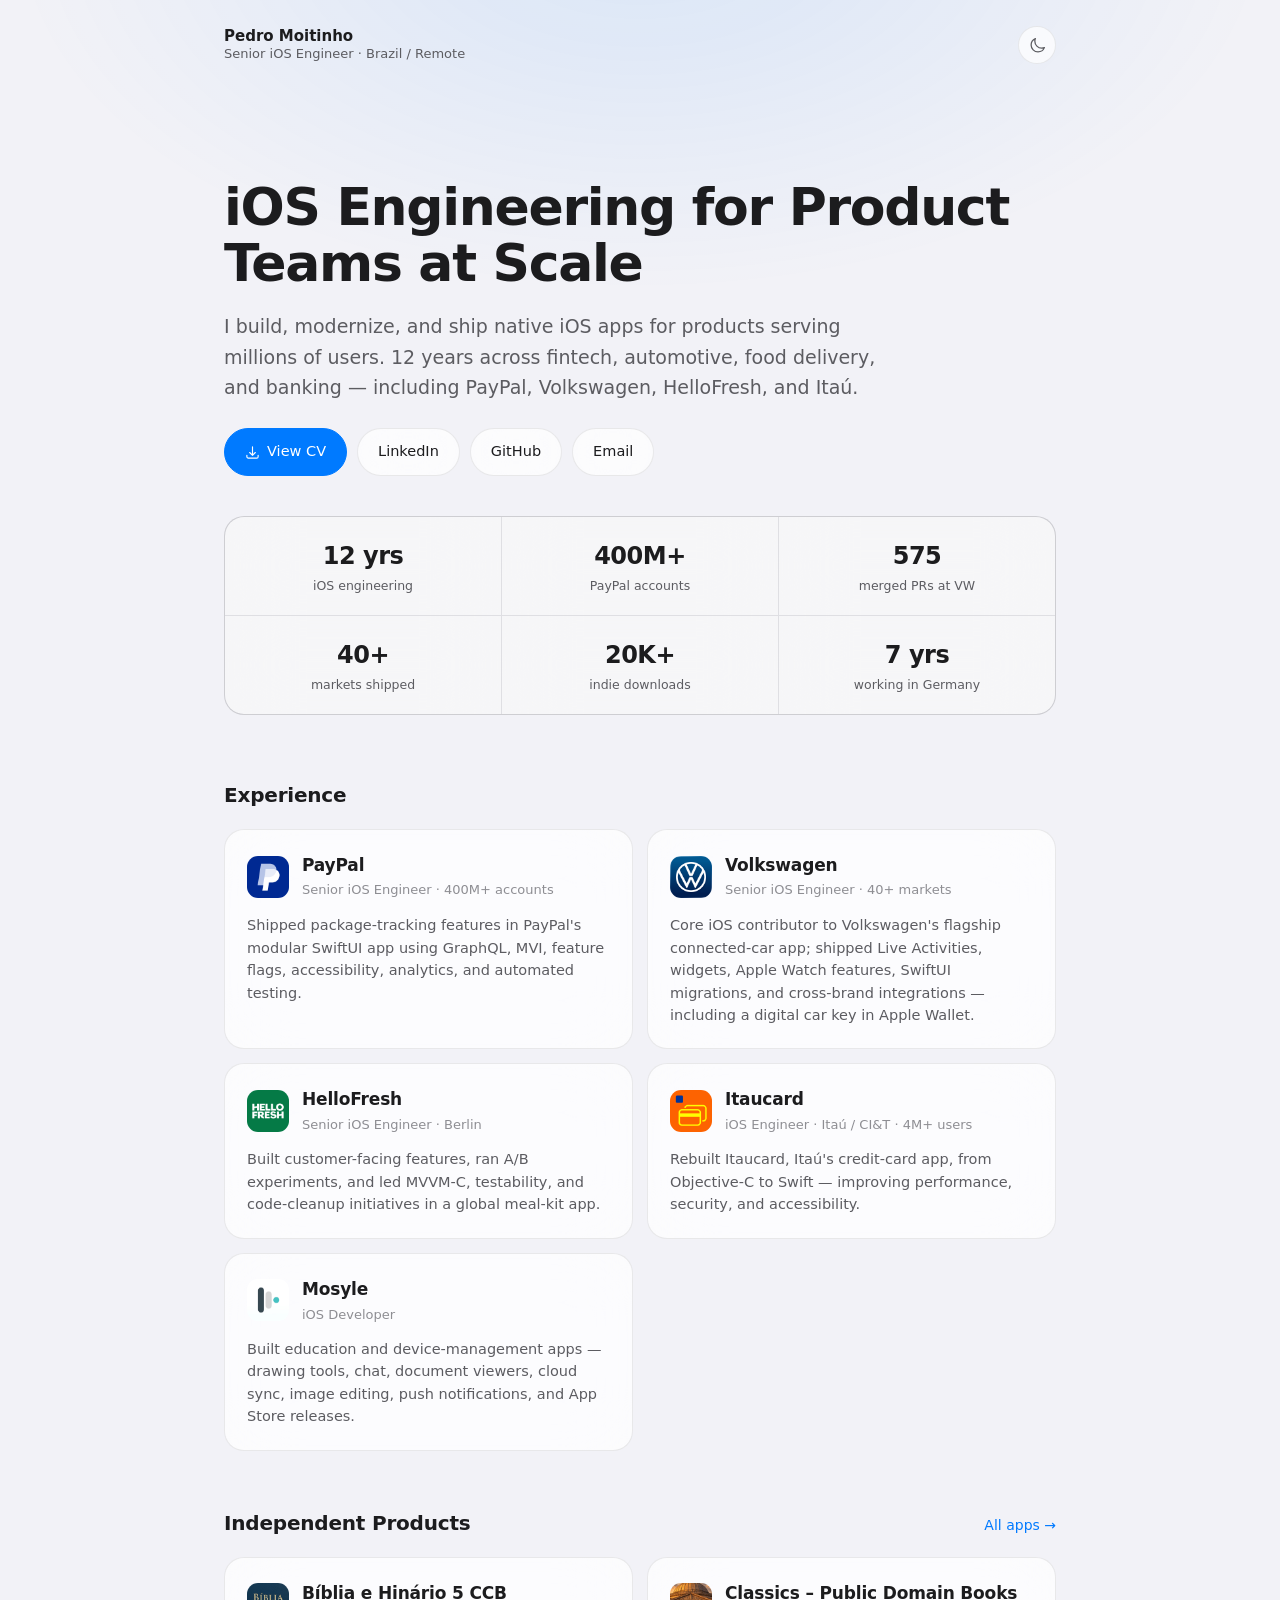
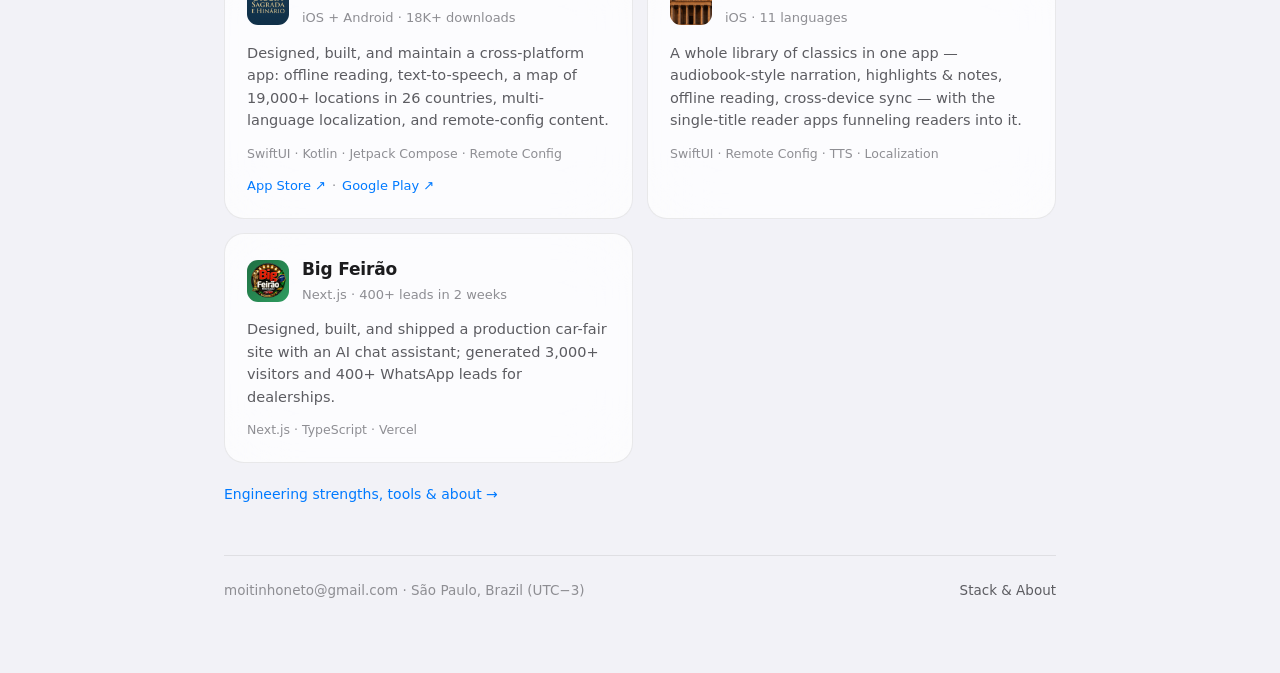
<file: index.html>
<!DOCTYPE html>
<html lang="en">
<head>
<meta charset="UTF-8">
<meta name="viewport" content="width=device-width, initial-scale=1.0">
<meta name="referrer" content="strict-origin-when-cross-origin">
<title>Pedro Moitinho — Senior iOS Engineer</title>
<meta name="description" content="Senior iOS Engineer — 12 years building native apps and platform features for products serving hundreds of millions of users across fintech, automotive, food delivery, and banking (PayPal, Volkswagen, HelloFresh, Itaú).">
<link rel="stylesheet" href="css/portfolio.css?v=7">
<script>(function(){try{var t=localStorage.getItem('theme');if(t)document.documentElement.setAttribute('data-theme',t);}catch(e){}})();</script>
</head>
<body>
<a href="#main" class="skip-link">Skip to content</a>

<div class="container">

    <header class="site-header">
        <a class="brand" href="/">Pedro Moitinho<span>Senior iOS Engineer · Brazil / Remote</span></a>
        <button class="theme-toggle" type="button" aria-label="Toggle dark mode" title="Toggle dark mode">
            <svg viewBox="0 0 24 24" fill="none" stroke="currentColor" stroke-width="1.8" aria-hidden="true"><path stroke-linecap="round" stroke-linejoin="round" d="M21.752 15.002A9.72 9.72 0 0118 15.75c-5.385 0-9.75-4.365-9.75-9.75 0-1.33.266-2.597.748-3.752A9.753 9.753 0 003 11.25C3 16.635 7.365 21 12.75 21a9.753 9.753 0 009.002-5.998z"/></svg>
        </button>
    </header>

    <section class="hero">
        <h1>iOS Engineering for Product Teams at Scale</h1>
        <p class="lead">
            I build, modernize, and ship native iOS apps for products serving millions of users.
            12 years across fintech, automotive, food delivery, and banking — including PayPal,
            Volkswagen, HelloFresh, and Itaú.
        </p>
        <div class="cta-row">
            <a class="btn btn-primary" href="PedroMoitinho.pdf" target="_blank" rel="noopener">
                <svg xmlns="http://www.w3.org/2000/svg" fill="none" viewBox="0 0 24 24" stroke-width="1.8" stroke="currentColor"><path stroke-linecap="round" stroke-linejoin="round" d="M3 16.5v2.25A2.25 2.25 0 005.25 21h13.5A2.25 2.25 0 0021 18.75V16.5M16.5 12L12 16.5m0 0L7.5 12m4.5 4.5V3"/></svg>
                View CV
            </a>
            <a class="btn" href="https://www.linkedin.com/in/moitinhoneto/" target="_blank" rel="noopener">LinkedIn</a>
            <a class="btn" href="https://github.com/moitinho" target="_blank" rel="noopener">GitHub</a>
            <a class="btn" href="mailto:moitinhoneto@gmail.com">Email</a>
        </div>

        <div class="stats reveal" aria-label="Highlights">
            <div class="stat"><div class="stat-num">12 yrs</div><div class="stat-label">iOS engineering</div></div>
            <div class="stat"><div class="stat-num">400M+</div><div class="stat-label">PayPal accounts</div></div>
            <div class="stat"><div class="stat-num">575</div><div class="stat-label">merged PRs at VW</div></div>
            <div class="stat"><div class="stat-num">40+</div><div class="stat-label">markets shipped</div></div>
            <div class="stat"><div class="stat-num">20K+</div><div class="stat-label">indie downloads</div></div>
            <div class="stat"><div class="stat-num">7 yrs</div><div class="stat-label">working in Germany</div></div>
        </div>
    </section>

    <main id="main">

        <section class="reveal" aria-labelledby="exp-title">
            <div class="section-head">
                <h2 class="section-title" id="exp-title">Experience</h2>
            </div>
            <div class="grid">

                <a class="card" href="https://apps.apple.com/us/app/paypal/id283646709" target="_blank" rel="noopener">
                    <div class="card-top">
                        <div class="card-icon"><img src="icons/paypal.jpg" alt="" loading="lazy"></div>
                        <div><div class="card-name">PayPal</div><div class="card-meta">Senior iOS Engineer · 400M+ accounts</div></div>
                    </div>
                    <div class="card-desc">Shipped package-tracking features in PayPal's modular SwiftUI app using GraphQL, MVI, feature flags, accessibility, analytics, and automated testing.</div>
                </a>

                <a class="card" href="https://apps.apple.com/de/app/volkswagen/id1517566572" target="_blank" rel="noopener">
                    <div class="card-top">
                        <div class="card-icon"><img src="icons/volkswagen.jpg" alt="" loading="lazy"></div>
                        <div><div class="card-name">Volkswagen</div><div class="card-meta">Senior iOS Engineer · 40+ markets</div></div>
                    </div>
                    <div class="card-desc">Core iOS contributor to Volkswagen's flagship connected-car app; shipped Live Activities, widgets, Apple Watch features, SwiftUI migrations, and cross-brand integrations — including a digital car key in Apple Wallet.</div>
                </a>

                <a class="card" href="https://apps.apple.com/us/app/hellofresh-meal-kit-delivery/id970107419" target="_blank" rel="noopener">
                    <div class="card-top">
                        <div class="card-icon"><img src="icons/hellofresh.jpg" alt="" loading="lazy"></div>
                        <div><div class="card-name">HelloFresh</div><div class="card-meta">Senior iOS Engineer · Berlin</div></div>
                    </div>
                    <div class="card-desc">Built customer-facing features, ran A/B experiments, and led MVVM-C, testability, and code-cleanup initiatives in a global meal-kit app.</div>
                </a>

                <a class="card" href="https://apps.apple.com/br/app/ita%C3%BA-cart%C3%B5es-de-cr%C3%A9dito/id394401915" target="_blank" rel="noopener">
                    <div class="card-top">
                        <div class="card-icon"><img src="icons/itau.jpg" alt="" loading="lazy"></div>
                        <div><div class="card-name">Itaucard</div><div class="card-meta">iOS Engineer · Itaú / CI&amp;T · 4M+ users</div></div>
                    </div>
                    <div class="card-desc">Rebuilt Itaucard, Itaú's credit-card app, from Objective-C to Swift — improving performance, security, and accessibility.</div>
                </a>

                <a class="card" href="https://apps.apple.com/br/app/mosyle-school/id1097971267" target="_blank" rel="noopener">
                    <div class="card-top">
                        <div class="card-icon"><img src="icons/mosyle.jpg" alt="" loading="lazy"></div>
                        <div><div class="card-name">Mosyle</div><div class="card-meta">iOS Developer</div></div>
                    </div>
                    <div class="card-desc">Built education and device-management apps — drawing tools, chat, document viewers, cloud sync, image editing, push notifications, and App Store releases.</div>
                </a>

            </div>
        </section>

        <section class="reveal" aria-labelledby="indie-title">
            <div class="section-head">
                <h2 class="section-title" id="indie-title">Independent Products</h2>
                <a class="section-link" href="https://apps.apple.com/pt/developer/pedro-moitinho/id1026296360" target="_blank" rel="noopener">All apps →</a>
            </div>
            <div class="grid">

                <div class="card">
                    <div class="card-top">
                        <div class="card-icon"><img src="icons/biblia-hinario-ccb.jpg" alt="" loading="lazy"></div>
                        <div><div class="card-name">Bíblia e Hinário 5 CCB</div><div class="card-meta">iOS + Android · 18K+ downloads</div></div>
                    </div>
                    <div class="card-desc">Designed, built, and maintain a cross-platform app: offline reading, text-to-speech, a map of 19,000+ locations in 26 countries, multi-language localization, and remote-config content.</div>
                    <div class="card-tech">SwiftUI · Kotlin · Jetpack Compose · Remote Config</div>
                    <div class="card-links">
                        <a href="https://apps.apple.com/br/app/b%C3%ADblia-e-hin%C3%A1rio-5-ccb/id6504291938" target="_blank" rel="noopener">App Store ↗</a><span>·</span><a href="https://play.google.com/store/apps/details?id=moitinho.bibleandhymnal" target="_blank" rel="noopener">Google Play ↗</a>
                    </div>
                </div>

                <a class="card" href="https://apps.apple.com/br/app/classics-public-domain-books/id6787402596" target="_blank" rel="noopener">
                    <div class="card-top">
                        <div class="card-icon classics"><img src="icons/classics.jpg" alt="" loading="lazy"></div>
                        <div><div class="card-name">Classics – Public Domain Books</div><div class="card-meta">iOS · 11 languages</div></div>
                    </div>
                    <div class="card-desc">A whole library of classics in one app — audiobook-style narration, highlights &amp; notes, offline reading, cross-device sync — with the single-title reader apps funneling readers into it.</div>
                    <div class="card-tech">SwiftUI · Remote Config · TTS · Localization</div>
                </a>

                <a class="card" href="https://bigfeiraomogiguacu.com.br/" target="_blank" rel="noopener">
                    <div class="card-top">
                        <div class="card-icon feirao"><img src="icons/big-feirao.png" alt="" loading="lazy"></div>
                        <div><div class="card-name">Big Feirão</div><div class="card-meta">Next.js · 400+ leads in 2 weeks</div></div>
                    </div>
                    <div class="card-desc">Designed, built, and shipped a production car-fair site with an AI chat assistant; generated 3,000+ visitors and 400+ WhatsApp leads for dealerships.</div>
                    <div class="card-tech">Next.js · TypeScript · Vercel</div>
                </a>

            </div>
            <p class="see-all"><a href="stack.html">Engineering strengths, tools &amp; about →</a></p>
        </section>

    </main>

    <footer class="site-footer">
        <span>moitinhoneto@gmail.com · São Paulo, Brazil (UTC−3)</span>
        <span class="footer-links">
            <a href="stack.html">Stack &amp; About</a>
        </span>
    </footer>

</div>

<script>
    document.documentElement.classList.add('js');
    // Theme toggle
    (function(){
        var btn = document.querySelector('.theme-toggle');
        function current(){
            return document.documentElement.getAttribute('data-theme')
                || (window.matchMedia('(prefers-color-scheme: dark)').matches ? 'dark' : 'light');
        }
        btn && btn.addEventListener('click', function(){
            var next = current() === 'dark' ? 'light' : 'dark';
            document.documentElement.setAttribute('data-theme', next);
            try { localStorage.setItem('theme', next); } catch(e){}
        });
    })();
    // Scroll reveal
    (function(){
        var els = document.querySelectorAll('.reveal');
        if ('IntersectionObserver' in window) {
            var io = new IntersectionObserver(function(entries){
                entries.forEach(function(e){ if (e.isIntersecting){ e.target.classList.add('visible'); io.unobserve(e.target); } });
            }, { rootMargin: '0px 0px -8% 0px', threshold: 0.05 });
            els.forEach(function(el){ io.observe(el); });
        } else {
            els.forEach(function(el){ el.classList.add('visible'); });
        }
    })();
</script>

</body>
</html>
</file>
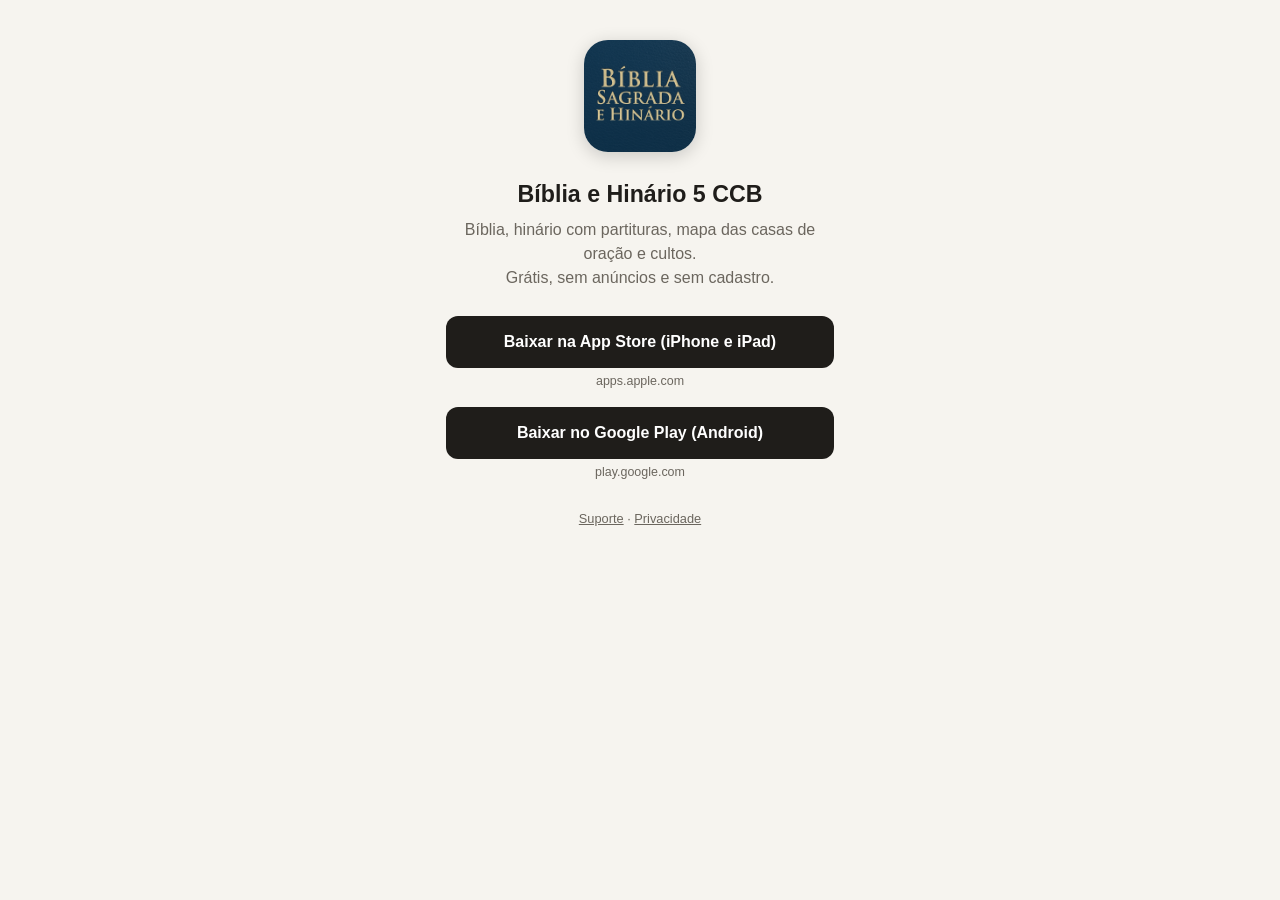
<file: ccb/index.html>
<!doctype html>
<html lang="pt-BR">
<head>
<meta charset="utf-8">
<meta name="viewport" content="width=device-width, initial-scale=1">
<title>Bíblia e Hinário 5 CCB — baixe grátis</title>
<meta name="description" content="Bíblia, hinário com partituras, mapa das casas de oração e cultos. Grátis, sem anúncios e sem cadastro. iPhone e Android.">
<meta property="og:type" content="website">
<meta property="og:title" content="Bíblia e Hinário 5 CCB">
<meta property="og:description" content="Bíblia, hinário com partituras, mapa das casas de oração e cultos. Grátis, sem anúncios e sem cadastro.">
<meta property="og:image" content="https://moitinho.github.io/icons/app-ccb-512.png">
<meta property="og:url" content="https://moitinho.github.io/ccb/">
<meta name="twitter:card" content="summary">
<link rel="icon" href="/icons/app-ccb.png">
<link rel="apple-touch-icon" href="/icons/app-ccb.png">
<style>
:root{--bg:#f6f4ef;--card:#fff;--fg:#1f1d1a;--muted:#6b665e;--btn:#1f1d1a;--btnfg:#fff;--line:#e4e0d8}
@media (prefers-color-scheme:dark){:root{--bg:#141311;--card:#1d1c19;--fg:#f1eee8;--muted:#a8a296;--btn:#f1eee8;--btnfg:#141311;--line:#2c2a26}}
*{box-sizing:border-box}html,body{margin:0;background:var(--bg);color:var(--fg);font:16px/1.5 -apple-system,BlinkMacSystemFont,"Segoe UI",Roboto,sans-serif}
main{max-width:420px;margin:0 auto;padding:40px 16px;text-align:center}
img.icon{width:112px;height:112px;border-radius:24px;box-shadow:0 4px 18px rgba(0,0,0,.18)}
h1{font-size:1.45rem;margin:18px 0 6px}p{color:var(--muted);margin:0 0 26px}
a.btn{display:block;background:var(--btn);color:var(--btnfg);text-decoration:none;font-weight:600;padding:14px 16px;border-radius:12px;margin:0 0 4px}
small.dest{display:block;color:var(--muted);font-size:.78rem;margin:0 0 16px}
footer{margin-top:28px;font-size:.8rem;color:var(--muted)}footer a{color:var(--muted)}
</style>
</head>
<body>
<main>
  <img class="icon" src="/icons/app-ccb-512.png" alt="Ícone do app Bíblia e Hinário 5 CCB">
  <h1>Bíblia e Hinário 5 CCB</h1>
  <p>Bíblia, hinário com partituras, mapa das casas de oração e cultos.<br>Grátis, sem anúncios e sem cadastro.</p>
  <a class="btn" id="ios" href="https://apps.apple.com/br/app/apple-store/id6504291938?pt=2183464&amp;ct=share&amp;mt=8">Baixar na App Store (iPhone e iPad)</a>
  <small class="dest">apps.apple.com</small>
  <a class="btn" id="android" href="https://play.google.com/store/apps/details?id=moitinho.bibleandhymnal&amp;referrer=utm_source%3Dshare%26utm_medium%3Dlink%26utm_campaign%3Dshare">Baixar no Google Play (Android)</a>
  <small class="dest">play.google.com</small>
  <footer><a href="/support.html">Suporte</a> · <a href="/privacy.html">Privacidade</a></footer>
</main>
<script>
(function(){
  if (/[?&]show=1\b/.test(location.search)) return;
  var ua = navigator.userAgent || "";
  var ios = /iPhone|iPad|iPod/.test(ua) || (/Macintosh/.test(ua) && navigator.maxTouchPoints > 1);
  var android = /Android/.test(ua);
  var target = ios ? document.getElementById("ios") : android ? document.getElementById("android") : null;
  if (target) location.replace(target.href);
})();
</script>
</body>
</html>
</file>
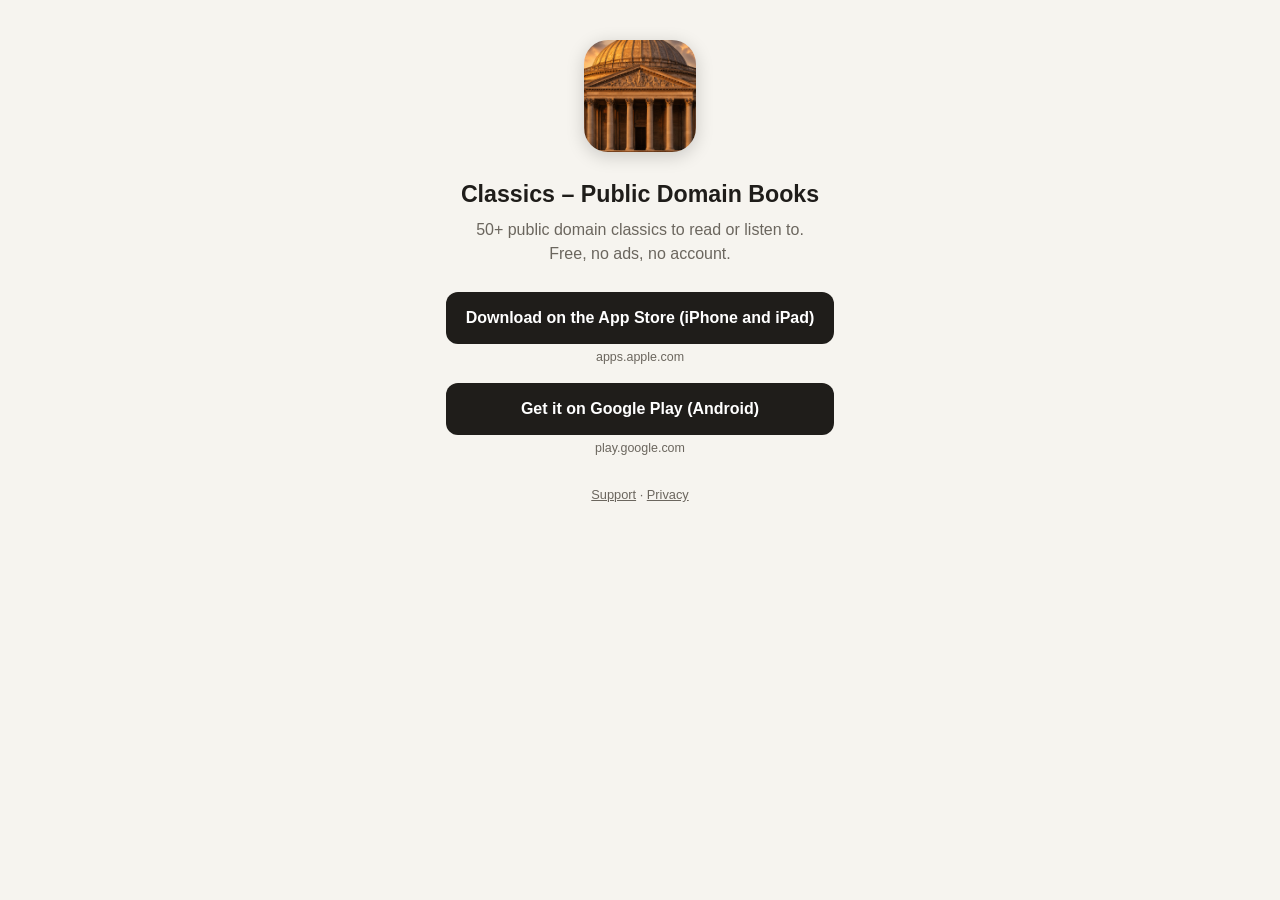
<file: classics/index.html>
<!doctype html>
<html lang="en">
<head>
<meta charset="utf-8">
<meta name="viewport" content="width=device-width, initial-scale=1">
<title>Classics – Public Domain Books</title>
<meta name="description" content="50+ public domain classics to read or listen to. Free, no ads, no account. iPhone, iPad and Android.">
<meta property="og:type" content="website">
<meta property="og:title" content="Classics – Public Domain Books">
<meta property="og:description" content="50+ public domain classics to read or listen to. Free, no ads, no account.">
<meta property="og:image" content="https://moitinho.github.io/icons/app-classics-512.jpg">
<meta property="og:url" content="https://moitinho.github.io/classics/">
<meta name="twitter:card" content="summary">
<link rel="icon" href="/icons/app-classics.png">
<link rel="apple-touch-icon" href="/icons/app-classics.png">
<style>
:root{--bg:#f6f4ef;--card:#fff;--fg:#1f1d1a;--muted:#6b665e;--btn:#1f1d1a;--btnfg:#fff;--line:#e4e0d8}
@media (prefers-color-scheme:dark){:root{--bg:#141311;--card:#1d1c19;--fg:#f1eee8;--muted:#a8a296;--btn:#f1eee8;--btnfg:#141311;--line:#2c2a26}}
*{box-sizing:border-box}html,body{margin:0;background:var(--bg);color:var(--fg);font:16px/1.5 -apple-system,BlinkMacSystemFont,"Segoe UI",Roboto,sans-serif}
main{max-width:420px;margin:0 auto;padding:40px 16px;text-align:center}
img.icon{width:112px;height:112px;border-radius:24px;box-shadow:0 4px 18px rgba(0,0,0,.18)}
h1{font-size:1.45rem;margin:18px 0 6px}p{color:var(--muted);margin:0 0 26px}
a.btn{display:block;background:var(--btn);color:var(--btnfg);text-decoration:none;font-weight:600;padding:14px 16px;border-radius:12px;margin:0 0 4px}
small.dest{display:block;color:var(--muted);font-size:.78rem;margin:0 0 16px}
footer{margin-top:28px;font-size:.8rem;color:var(--muted)}footer a{color:var(--muted)}
h1,p,a.btn{word-break:auto-phrase}
</style>
</head>
<body>
<main>
  <img class="icon" id="icon" src="/icons/app-classics-512.jpg" alt="Classics app icon">
  <h1 id="name">Classics – Public Domain Books</h1>
  <p id="pitch">50+ public domain classics to read or listen to.<br>Free, no ads, no account.</p>
  <a class="btn" id="ios" href="https://apps.apple.com/app/apple-store/id6787402596?pt=2183464&amp;ct=share&amp;mt=8">Download on the App Store (iPhone and iPad)</a>
  <small class="dest">apps.apple.com</small>
  <a class="btn" id="android" href="https://play.google.com/store/apps/details?id=moitinho.publicdomainbooks&amp;referrer=utm_source%3Dshare%26utm_medium%3Dlink%26utm_campaign%3Dshare">Get it on Google Play (Android)</a>
  <small class="dest">play.google.com</small>
  <footer><a id="support" href="/support.html">Support</a> · <a id="privacy" href="/privacy.html">Privacy</a></footer>
</main>
<script>
(function(){
  // Names are the store listing titles; the book count comes from
  // GenericBook's catalog.json (54 on 2026-10-22), rounded down so it stays true.
  var t = {
    pt: ["Clássicos – Domínio Público", "Mais de 50 clássicos de domínio público para ler ou ouvir.<br>Grátis, sem anúncios e sem cadastro.", "Baixar na App Store (iPhone e iPad)", "Baixar no Google Play (Android)", "Suporte", "Privacidade", "Ícone do app Clássicos"],
    es: ["Clásicos – Dominio Público", "Más de 50 clásicos de dominio público para leer o escuchar.<br>Gratis, sin anuncios y sin registro.", "Descargar en la App Store (iPhone y iPad)", "Descargar en Google Play (Android)", "Soporte", "Privacidad", "Ícono de la app Clásicos"],
    fr: ["Classiques – Domaine Public", "Plus de 50 classiques du domaine public à lire ou à écouter.<br>Gratuit, sans publicité et sans compte.", "Télécharger sur l’App Store (iPhone et iPad)", "Télécharger sur Google Play (Android)", "Assistance", "Confidentialité", "Icône de l’app Classiques"],
    de: ["Klassiker – Gemeinfreie Bücher", "Über 50 gemeinfreie Klassiker zum Lesen oder Hören.<br>Kostenlos, ohne Werbung und ohne Konto.", "Im App Store laden (iPhone und iPad)", "Bei Google Play laden (Android)", "Support", "Datenschutz", "App-Symbol Klassiker"],
    it: ["Classici – Pubblico Dominio", "Oltre 50 classici di pubblico dominio da leggere o ascoltare.<br>Gratis, senza pubblicità e senza account.", "Scarica dall’App Store (iPhone e iPad)", "Scarica da Google Play (Android)", "Supporto", "Privacy", "Icona dell’app Classici"],
    ja: ["古典 – パブリックドメイン", "パブリックドメインの古典50冊以上。<br>読むことも聴くこともできます。<br>無料、広告なし、アカウント不要。", "App Storeでダウンロード（iPhone・iPad）", "Google Playで入手（Android）", "サポート", "プライバシー", "古典アプリのアイコン"],
    ko: ["고전 – 퍼블릭 도메인", "퍼블릭 도메인 고전 50권 이상을 읽고 들어 보세요.<br>무료이며 광고도, 회원가입도 없습니다.", "App Store에서 다운로드 (iPhone, iPad)", "Google Play에서 다운로드 (Android)", "지원", "개인정보 처리방침", "고전 앱 아이콘"],
    ru: ["Классика – Свободные книги", "Более 50 классических книг из общественного достояния.<br>Читайте или слушайте бесплатно, без рекламы и регистрации.", "Загрузить в App Store (iPhone и iPad)", "Загрузить в Google Play (Android)", "Поддержка", "Конфиденциальность", "Значок приложения Классика"],
    zh: ["经典 – 公共领域", "50 多部公版经典，可读可听。<br>免费，无广告，无需注册。", "在 App Store 下载（iPhone 和 iPad）", "在 Google Play 下载（Android）", "支持", "隐私", "经典应用图标"],
    tr: ["Klasikler – Kamu Malı Kitaplar", "Okuyabileceğiniz ya da dinleyebileceğiniz 50’den fazla kamu malı klasik.<br>Ücretsiz, reklamsız ve üyelik gerektirmez.", "App Store’dan indirin (iPhone ve iPad)", "Google Play’den indirin (Android)", "Destek", "Gizlilik", "Klasikler uygulama simgesi"]
  };
  var m = /[?&]lang=([a-z]{2})\b/.exec(location.search);
  var lang = m ? m[1] : (navigator.language || "en").toLowerCase().split("-")[0];
  var s = t[lang];
  if (s) {
    document.documentElement.lang = lang === "zh" ? "zh-Hans" : lang;
    document.title = s[0];
    document.getElementById("name").textContent = s[0];
    document.getElementById("pitch").innerHTML = s[1];
    document.getElementById("ios").textContent = s[2];
    document.getElementById("android").textContent = s[3];
    document.getElementById("support").textContent = s[4];
    document.getElementById("privacy").textContent = s[5];
    document.getElementById("icon").alt = s[6];
  }
})();
(function(){
  if (/[?&]show=1\b/.test(location.search)) return;
  var ua = navigator.userAgent || "";
  var ios = /iPhone|iPad|iPod/.test(ua) || (/Macintosh/.test(ua) && navigator.maxTouchPoints > 1);
  var android = /Android/.test(ua);
  var target = ios ? document.getElementById("ios") : android ? document.getElementById("android") : null;
  if (target) location.replace(target.href);
})();
</script>
</body>
</html>
</file>
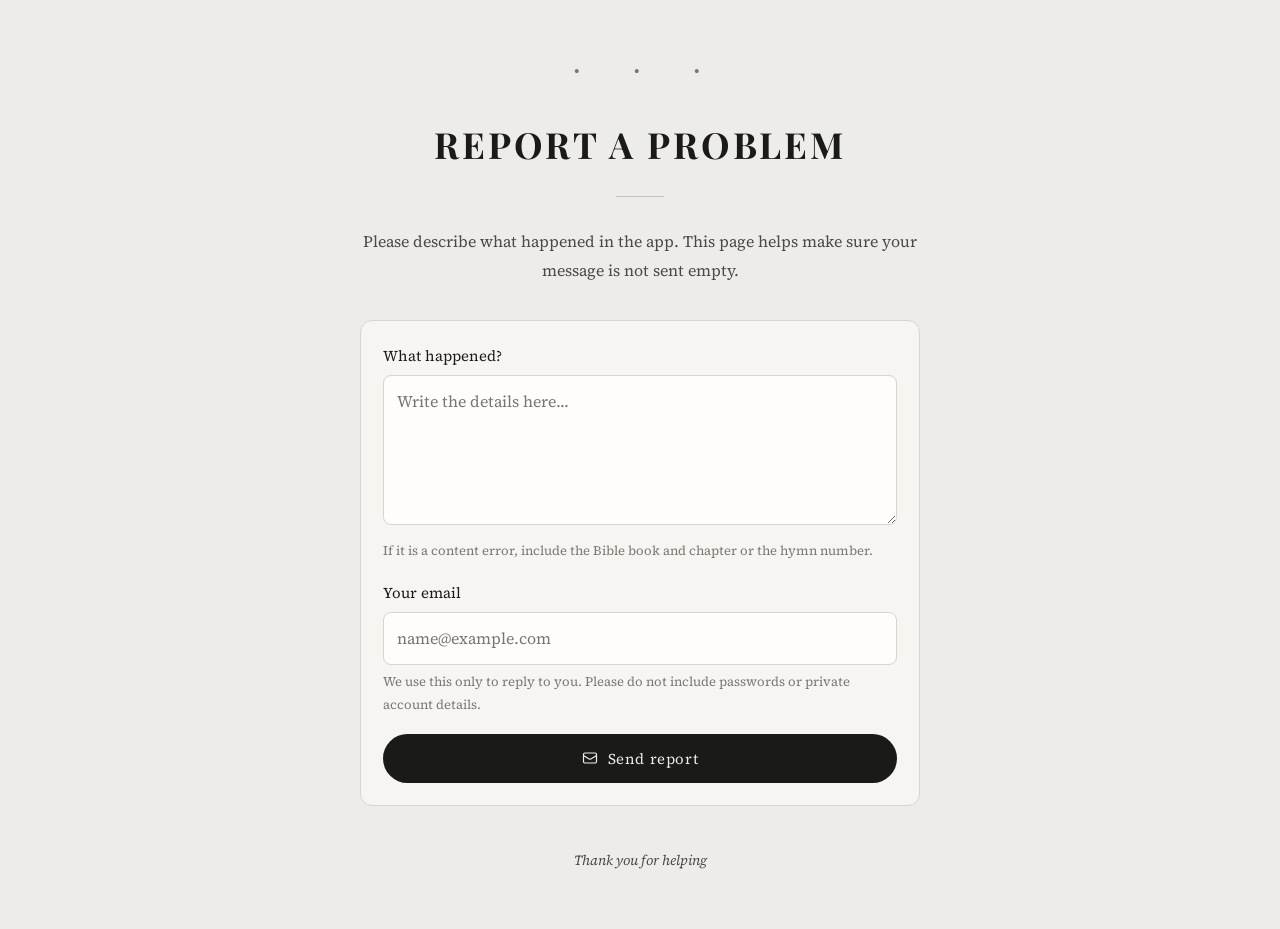
<file: bible-hymnal-report.html>
<!DOCTYPE html>
<html lang="en">
<head>
    <meta charset="UTF-8">
    <meta name="viewport" content="width=device-width, initial-scale=1.0">
    <title>Report a Problem - Bíblia e Hinário CCB</title>
    <meta name="description" content="Report an issue or content error in Bíblia e Hinário CCB.">
    <link rel="preconnect" href="https://fonts.googleapis.com">
    <link rel="preconnect" href="https://fonts.gstatic.com" crossorigin>
    <link href="https://fonts.googleapis.com/css2?family=Playfair+Display:ital,wght@0,400;0,500;0,600;0,700;1,400;1,500&family=Source+Serif+4:ital,opsz,wght@0,8..60,300;0,8..60,400;0,8..60,500;1,8..60,300;1,8..60,400&display=swap" rel="stylesheet">
    <style>
        :root {
            --bg: #eeecea;
            --fg: #1a1a18;
            --fg-secondary: #4a4944;
            --fg-tertiary: #7a7872;
            --divider: #c5c1bb;
            --card-bg: #f7f5f2;
            --card-border: #d8d4ce;
            --field-bg: #fffdfa;
            --btn-bg: #1a1a18;
            --btn-fg: #eeecea;
            --btn-hover: #333330;
            --error: #9f2f2f;
            --max-width: 560px;
        }

        @media (prefers-color-scheme: dark) {
            :root {
                --bg: #5a5856;
                --fg: #f2f0ec;
                --fg-secondary: #d5d2cc;
                --fg-tertiary: #b0ada7;
                --divider: #706d68;
                --card-bg: #4a4845;
                --card-border: #635f5b;
                --field-bg: #3f3d3a;
                --btn-bg: #f2f0ec;
                --btn-fg: #3a3836;
                --btn-hover: #e0ddd8;
                --error: #ffb4a9;
            }
        }

        * { margin: 0; padding: 0; box-sizing: border-box; }

        body {
            font-family: 'Source Serif 4', Georgia, serif;
            background: var(--bg);
            color: var(--fg);
            line-height: 1.7;
            font-size: 16px;
            -webkit-font-smoothing: antialiased;
            min-height: 100dvh;
            display: flex;
            align-items: center;
            justify-content: center;
            padding: 56px 24px;
        }

        .page {
            max-width: var(--max-width);
            width: 100%;
        }

        @keyframes fadeUp {
            from { opacity: 0; transform: translateY(16px); }
            to { opacity: 1; transform: translateY(0); }
        }

        @keyframes fadeIn {
            from { opacity: 0; }
            to { opacity: 1; }
        }

        .ornament {
            text-align: center;
            color: var(--fg-tertiary);
            font-size: 18px;
            letter-spacing: 0.4em;
            margin-bottom: 36px;
            opacity: 0;
            animation: fadeIn 1s ease 0.2s forwards;
        }

        h1 {
            font-family: 'Playfair Display', Georgia, serif;
            font-size: clamp(28px, 6vw, 36px);
            font-weight: 700;
            line-height: 1.2;
            letter-spacing: 0.08em;
            text-transform: uppercase;
            text-align: center;
            color: var(--fg);
            opacity: 0;
            animation: fadeUp 0.8s cubic-bezier(0.16, 1, 0.3, 1) 0.3s forwards;
        }

        .divider {
            width: 48px;
            height: 1px;
            background: var(--divider);
            margin: 30px auto;
            opacity: 0;
            animation: fadeIn 0.8s ease 0.5s forwards;
        }

        .body-text {
            font-size: 16px;
            font-weight: 400;
            line-height: 1.85;
            color: var(--fg-secondary);
            text-align: center;
            opacity: 0;
            animation: fadeUp 0.8s cubic-bezier(0.16, 1, 0.3, 1) 0.65s forwards;
        }

        .report-form {
            margin-top: 34px;
            padding: 22px;
            background: var(--card-bg);
            border: 1px solid var(--card-border);
            border-radius: 12px;
            opacity: 0;
            animation: fadeUp 0.8s cubic-bezier(0.16, 1, 0.3, 1) 0.8s forwards;
        }

        label {
            display: block;
            margin-bottom: 7px;
            font-size: 15px;
            color: var(--fg);
        }

        textarea,
        input {
            width: 100%;
            font: inherit;
            color: var(--fg);
            background: var(--field-bg);
            border: 1px solid var(--card-border);
            border-radius: 8px;
            padding: 12px 13px;
            outline: none;
        }

        textarea:focus,
        input:focus {
            border-color: var(--fg-tertiary);
        }

        textarea {
            min-height: 150px;
            resize: vertical;
        }

        .field {
            margin-bottom: 18px;
        }

        .hint {
            margin-top: 6px;
            font-size: 13px;
            color: var(--fg-tertiary);
        }

        .error {
            display: none;
            margin: -4px 0 16px;
            font-size: 14px;
            color: var(--error);
        }

        .cta-button {
            width: 100%;
            display: inline-flex;
            align-items: center;
            justify-content: center;
            gap: 10px;
            font-family: 'Source Serif 4', Georgia, serif;
            font-size: 15px;
            font-weight: 400;
            letter-spacing: 0.04em;
            color: var(--btn-fg);
            background: var(--btn-bg);
            border: 0;
            text-decoration: none;
            padding: 14px 24px;
            border-radius: 100px;
            transition: all 0.3s cubic-bezier(0.16, 1, 0.3, 1);
            cursor: pointer;
        }

        .cta-button:hover {
            background: var(--btn-hover);
            transform: translateY(-1px);
        }

        .cta-button svg {
            width: 16px;
            height: 16px;
        }

        .fallback {
            display: none;
            margin-top: 18px;
            padding-top: 18px;
            border-top: 1px solid var(--card-border);
            color: var(--fg-secondary);
            font-size: 14px;
        }

        .fallback strong {
            color: var(--fg);
        }

        .fallback-message {
            margin-top: 10px;
            white-space: pre-wrap;
            word-break: break-word;
            color: var(--fg-secondary);
        }

        .honeypot {
            position: absolute;
            left: -9999px;
            top: -9999px;
            width: 1px;
            height: 1px;
            opacity: 0;
        }

        .cta-button:disabled {
            opacity: 0.6;
            cursor: progress;
        }

        .success {
            display: none;
            margin-top: 34px;
            padding: 22px;
            background: var(--card-bg);
            border: 1px solid var(--card-border);
            border-radius: 12px;
            text-align: center;
            color: var(--fg-secondary);
            font-size: 16px;
            line-height: 1.85;
        }

        .footer {
            margin-top: 40px;
            text-align: center;
            opacity: 0;
            animation: fadeIn 0.8s ease 1s forwards;
        }

        .footer-text {
            font-size: 14px;
            font-style: italic;
            color: var(--fg-secondary);
            font-weight: 400;
        }

        .footer-link {
            color: var(--fg-tertiary);
            text-decoration: none;
            transition: color 0.2s ease;
        }

        .footer-link:hover {
            color: var(--fg);
        }

        @media (max-width: 480px) {
            body { padding: 40px 20px; }
            .ornament { margin-bottom: 30px; }
            .divider { margin: 26px auto; }
            .report-form { padding: 18px; }
        }
    </style>
</head>
<body>
    <div class="page">
        <div class="ornament">•   •   •</div>
        <h1 id="title"></h1>
        <div class="divider"></div>
        <p class="body-text" id="intro"></p>

        <form class="report-form" id="reportForm" novalidate>
            <div class="field">
                <label for="message" id="messageLabel"></label>
                <textarea id="message" name="message" required></textarea>
                <p class="hint" id="messageHint"></p>
            </div>

            <div class="field">
                <label for="contact" id="contactLabel"></label>
                <input id="contact" name="contact" type="email" autocomplete="email" required>
                <p class="hint" id="contactHint"></p>
            </div>

            <input type="text" name="_honeypot" id="_honeypot" class="honeypot" tabindex="-1" autocomplete="off">

            <p class="error" id="error"></p>

            <button type="submit" class="cta-button" id="submitButton">
                <svg xmlns="http://www.w3.org/2000/svg" fill="none" viewBox="0 0 24 24" stroke-width="1.8" stroke="currentColor"><path stroke-linecap="round" stroke-linejoin="round" d="M21.75 6.75v10.5A2.25 2.25 0 0 1 19.5 19.5h-15a2.25 2.25 0 0 1-2.25-2.25V6.75m19.5 0A2.25 2.25 0 0 0 19.5 4.5h-15a2.25 2.25 0 0 0-2.25 2.25m19.5 0v.243a2.25 2.25 0 0 1-1.07 1.916l-7.5 4.615a2.25 2.25 0 0 1-2.36 0l-7.5-4.615a2.25 2.25 0 0 1-1.07-1.916V6.75"/></svg>
                <span id="buttonText"></span>
            </button>

            <div class="fallback" id="fallback">
                <p id="fallbackIntro"></p>
                <p><strong id="emailLabel"></strong> <span id="recipient"></span></p>
                <div class="fallback-message" id="fallbackMessage"></div>
            </div>
        </form>

        <div class="success" id="success">
            <p id="successText"></p>
        </div>

        <div class="footer">
            <span class="footer-text" id="footer"></span>
        </div>
    </div>

    <script>
        // Apps Script web app endpoint. To rotate the URL, redeploy the same
        // version through "Manage deployments" — never click "New deployment",
        // which would change the URL and break this page.
        var SCRIPT_URL = 'https://script.google.com/macros/s/AKfycbxE6kYRYF31iIwoJATqHuTEUJilDLWZj0jvlCaTRtAgktWxj3is0fhczmyhMLOaQSLGHw/exec';
        var FORM_TYPE = 'report_problem';
        var SOURCE = 'Bíblia e Hinário CCB — Report a problem';
        var RECIPIENT = 'bibliahinarioccb@gmail.com';

        var i18n = {
            en: {
                documentTitle: 'Report a Problem - Bíblia e Hinário CCB',
                title: 'Report a problem',
                intro: 'Please describe what happened in the app. This page helps make sure your message is not sent empty.',
                messageLabel: 'What happened?',
                messageHint: 'If it is a content error, include the Bible book and chapter or the hymn number.',
                messagePlaceholder: 'Write the details here...',
                contactLabel: 'Your email',
                contactHint: 'We use this only to reply to you. Please do not include passwords or private account details.',
                emailError: 'Please enter a valid email so we can reply.',
                contactPlaceholder: 'name@example.com',
                button: 'Send report',
                error: 'Please write a few details before sending.',
                subject: 'Issue or content error in Bíblia e Hinário CCB app',
                detailsHeader: 'Report details:',
                contactHeader: 'Reply email:',
                metadataHeader: 'App information:',
                fallbackIntro: 'If your email app did not open, send the message below to:',
                emailLabel: 'Email:',
                footer: 'Thank you for helping',
                success: 'Thank you! Your report was received.',
                networkError: 'Could not send right now. Please try again or use the email below.'
            },
            pt: {
                documentTitle: 'Reportar um problema - Bíblia e Hinário CCB',
                title: 'Reportar um problema',
                intro: 'Descreva o que aconteceu no aplicativo. Esta página ajuda a garantir que a mensagem não seja enviada em branco.',
                messageLabel: 'O que aconteceu?',
                messageHint: 'Se for erro de conteúdo, informe o livro e capítulo da Bíblia ou o número do hino.',
                messagePlaceholder: 'Escreva os detalhes aqui...',
                contactLabel: 'Seu e-mail',
                contactHint: 'Usaremos apenas para responder a você. Não informe senhas nem dados particulares da sua conta.',
                emailError: 'Digite um e-mail válido para que possamos responder.',
                contactPlaceholder: 'nome@exemplo.com',
                button: 'Enviar relato',
                error: 'Por favor, escreva alguns detalhes antes de enviar.',
                subject: 'Problema ou erro no aplicativo Bíblia e Hinário CCB',
                detailsHeader: 'Detalhes do relato:',
                contactHeader: 'E-mail para resposta:',
                metadataHeader: 'Informações do aplicativo:',
                fallbackIntro: 'Se o aplicativo de e-mail não abriu, envie a mensagem abaixo para:',
                emailLabel: 'E-mail:',
                footer: 'Obrigado pela ajuda',
                success: 'Obrigado! Seu relato foi recebido.',
                networkError: 'Não foi possível enviar agora. Tente novamente ou use o e-mail abaixo.'
            },
            es: {
                documentTitle: 'Reportar un problema - Biblia e Himnario CCB',
                title: 'Reportar un problema',
                intro: 'Describe lo que ocurrió en la aplicación. Esta página ayuda a evitar que el mensaje se envíe vacío.',
                messageLabel: '¿Qué ocurrió?',
                messageHint: 'Si es un error de contenido, incluye el libro y capítulo de la Biblia o el número del himno.',
                messagePlaceholder: 'Escribe los detalles aquí...',
                contactLabel: 'Tu correo',
                contactHint: 'Lo usaremos solo para responderte. No incluyas contraseñas ni datos privados de tu cuenta.',
                emailError: 'Ingresa un correo válido para poder responderte.',
                contactPlaceholder: 'nombre@ejemplo.com',
                button: 'Enviar reporte',
                error: 'Por favor, escribe algunos detalles antes de enviar.',
                subject: 'Problema o error de contenido en la app Biblia e Himnario CCB',
                detailsHeader: 'Detalles del reporte:',
                contactHeader: 'Correo para responder:',
                metadataHeader: 'Información de la app:',
                fallbackIntro: 'Si tu app de correo no se abrió, envía el mensaje de abajo a:',
                emailLabel: 'Correo:',
                footer: 'Gracias por ayudar',
                success: '¡Gracias! Tu reporte fue recibido.',
                networkError: 'No fue posible enviar ahora. Inténtalo de nuevo o usa el correo de abajo.'
            },
            it: {
                documentTitle: 'Segnala un problema - Bibbia e Innario CCB',
                title: 'Segnala un problema',
                intro: 'Descrivi cosa è successo nell’app. Questa pagina aiuta a evitare che il messaggio venga inviato vuoto.',
                messageLabel: 'Che cosa è successo?',
                messageHint: 'Se è un errore di contenuto, indica il libro e capitolo della Bibbia o il numero dell’inno.',
                messagePlaceholder: 'Scrivi qui i dettagli...',
                contactLabel: 'La tua email',
                contactHint: 'La useremo solo per risponderti. Non includere password o dati privati del tuo account.',
                emailError: 'Inserisci un’email valida così possiamo risponderti.',
                contactPlaceholder: 'nome@esempio.com',
                button: 'Invia segnalazione',
                error: 'Scrivi qualche dettaglio prima di inviare.',
                subject: 'Problema o errore di contenuto nell’app Bibbia e Innario CCB',
                detailsHeader: 'Dettagli della segnalazione:',
                contactHeader: 'Email per la risposta:',
                metadataHeader: 'Informazioni sull’app:',
                fallbackIntro: 'Se l’app email non si è aperta, invia il messaggio qui sotto a:',
                emailLabel: 'Email:',
                footer: 'Grazie per l’aiuto',
                success: 'Grazie! La tua segnalazione è stata ricevuta.',
                networkError: 'Non è stato possibile inviare ora. Riprova o usa l’email qui sotto.'
            },
            fr: {
                documentTitle: 'Signaler un problème - Bible et Recueil CCB',
                title: 'Signaler un problème',
                intro: 'Décrivez ce qui s’est passé dans l’application. Cette page aide à éviter l’envoi d’un message vide.',
                messageLabel: 'Que s’est-il passé ?',
                messageHint: 'S’il s’agit d’une erreur de contenu, indiquez le livre et chapitre biblique ou le numéro du cantique.',
                messagePlaceholder: 'Écrivez les détails ici...',
                contactLabel: 'Votre e-mail',
                contactHint: 'Nous l’utiliserons uniquement pour vous répondre. N’indiquez pas de mot de passe ni d’information privée de compte.',
                emailError: 'Veuillez saisir un e-mail valide pour que nous puissions répondre.',
                contactPlaceholder: 'nom@exemple.com',
                button: 'Envoyer le signalement',
                error: 'Veuillez écrire quelques détails avant l’envoi.',
                subject: 'Problème ou erreur de contenu dans l’app Bible et Recueil CCB',
                detailsHeader: 'Détails du signalement :',
                contactHeader: 'E-mail de réponse :',
                metadataHeader: 'Informations de l’app :',
                fallbackIntro: 'Si votre app de messagerie ne s’est pas ouverte, envoyez le message ci-dessous à :',
                emailLabel: 'E-mail:',
                footer: 'Merci pour votre aide',
                success: 'Merci ! Votre signalement a été reçu.',
                networkError: 'Impossible d’envoyer maintenant. Réessayez ou utilisez l’e-mail ci-dessous.'
            },
            de: {
                documentTitle: 'Problem melden - Bibel und Gesangbuch CCB',
                title: 'Problem melden',
                intro: 'Beschreiben Sie bitte, was in der App passiert ist. Diese Seite hilft, leere Nachrichten zu vermeiden.',
                messageLabel: 'Was ist passiert?',
                messageHint: 'Wenn es ein Inhaltsfehler ist, nennen Sie bitte Bibelbuch und Kapitel oder die Liednummer.',
                messagePlaceholder: 'Schreiben Sie die Details hier...',
                contactLabel: 'Ihre E-Mail',
                contactHint: 'Wir verwenden sie nur, um Ihnen zu antworten. Bitte keine Passwörter oder privaten Kontodaten angeben.',
                emailError: 'Bitte geben Sie eine gültige E-Mail an, damit wir antworten können.',
                contactPlaceholder: 'name@beispiel.com',
                button: 'Meldung senden',
                error: 'Bitte schreiben Sie vor dem Senden einige Details.',
                subject: 'Problem oder Inhaltsfehler in der Bibel und Gesangbuch CCB App',
                detailsHeader: 'Details der Meldung:',
                contactHeader: 'E-Mail für Antwort:',
                metadataHeader: 'App-Informationen:',
                fallbackIntro: 'Falls Ihre E-Mail-App nicht geöffnet wurde, senden Sie die folgende Nachricht an:',
                emailLabel: 'E-Mail:',
                footer: 'Danke für Ihre Hilfe',
                success: 'Danke! Ihre Meldung wurde empfangen.',
                networkError: 'Senden derzeit nicht möglich. Bitte erneut versuchen oder die E-Mail unten verwenden.'
            },
            ja: {
                documentTitle: '問題を報告 - Bíblia e Hinário CCB',
                title: '問題を報告',
                intro: 'アプリで起きたことを書いてください。このページは、内容のないメール送信を防ぐためのものです。',
                messageLabel: '何が起きましたか？',
                messageHint: '内容の誤りの場合は、聖書の書名と章、または賛美歌の番号を書いてください。',
                messagePlaceholder: 'ここに詳細を書いてください...',
                contactLabel: 'メールアドレス',
                contactHint: '返信のためだけに使用します。パスワードや個人のアカウント情報は書かないでください。',
                emailError: '返信できるよう、有効なメールアドレスを入力してください。',
                contactPlaceholder: 'name@example.com',
                button: '報告を送信',
                error: '送信する前に、少し詳しく内容を書いてください。',
                subject: 'Bíblia e Hinário CCB アプリの問題または内容の誤り',
                detailsHeader: '報告内容:',
                contactHeader: '返信先メール:',
                metadataHeader: 'アプリ情報:',
                fallbackIntro: 'メールアプリが開かない場合は、下の内容を次の宛先へ送ってください:',
                emailLabel: 'メール:',
                footer: 'ご協力ありがとうございます',
                success: 'ありがとうございます！報告を受け取りました。',
                networkError: '送信できませんでした。もう一度お試しいただくか、下のメールアドレスをご利用ください。'
            }
        };

        function getLocale() {
            var params = new URLSearchParams(window.location.search);
            var requested = (params.get('lang') || '').toLowerCase().split('-')[0];
            if (i18n[requested]) return requested;

            var languages = navigator.languages || [navigator.language || navigator.userLanguage || 'en'];
            for (var i = 0; i < languages.length; i++) {
                var primary = String(languages[i]).toLowerCase().split('-')[0];
                if (i18n[primary]) return primary;
            }
            return 'en';
        }

        // Which app the report came from. An explicit ?platform= (set per
        // store build in the remote-config action URL) wins; otherwise fall
        // back to the user agent so every report is tagged automatically.
        function detectPlatform() {
            var explicit = new URLSearchParams(window.location.search).get('platform');
            if (explicit) return explicit;
            var ua = navigator.userAgent || '';
            if (/Android/i.test(ua)) return 'Android';
            if (/iPhone|iPad|iPod/i.test(ua)) return 'iOS';
            // iPadOS Safari can report as desktop Mac but still has touch.
            if (/Macintosh/.test(ua) && navigator.maxTouchPoints > 1) return 'iOS';
            return 'Web';
        }

        function isValidEmail(value) {
            return /^[^\s@]+@[^\s@]+\.[^\s@]+$/.test(value);
        }

        function getMetadata(locale) {
            var params = new URLSearchParams(window.location.search);
            var metadata = [];
            metadata.push('Page language: ' + locale);
            metadata.push('Platform: ' + detectPlatform());
            if (params.get('version')) metadata.push('App version: ' + params.get('version'));
            if (params.get('mode')) metadata.push('Mode: ' + params.get('mode'));
            if (params.get('reference')) metadata.push('Reference: ' + params.get('reference'));
            return metadata;
        }

        function buildEmailBody(t, locale) {
            var message = document.getElementById('message').value.trim();
            var contact = document.getElementById('contact').value.trim();
            var metadata = getMetadata(locale);
            var parts = [
                t.detailsHeader,
                message
            ];

            if (contact) {
                parts.push('', t.contactHeader, contact);
            }

            if (metadata.length) {
                parts.push('', t.metadataHeader, metadata.join('\n'));
            }

            return parts.join('\n');
        }

        function render() {
            var locale = getLocale();
            var t = i18n[locale];
            document.documentElement.lang = locale;
            document.title = t.documentTitle;

            document.getElementById('title').textContent = t.title;
            document.getElementById('intro').textContent = t.intro;
            document.getElementById('messageLabel').textContent = t.messageLabel;
            document.getElementById('message').placeholder = t.messagePlaceholder;
            document.getElementById('messageHint').textContent = t.messageHint;
            document.getElementById('contactLabel').textContent = t.contactLabel;
            document.getElementById('contact').placeholder = t.contactPlaceholder;
            document.getElementById('contactHint').textContent = t.contactHint;
            document.getElementById('buttonText').textContent = t.button;
            document.getElementById('error').textContent = t.error;
            document.getElementById('fallbackIntro').textContent = t.fallbackIntro;
            document.getElementById('emailLabel').textContent = t.emailLabel;
            document.getElementById('recipient').textContent = RECIPIENT;
            document.getElementById('footer').textContent = t.footer;

            var form = document.getElementById('reportForm');
            var error = document.getElementById('error');
            var submitButton = document.getElementById('submitButton');

            form.addEventListener('submit', function(event) {
                event.preventDefault();

                var message = document.getElementById('message').value.trim();
                if (message.length < 8) {
                    error.textContent = t.error;
                    error.style.display = 'block';
                    return;
                }
                if (!isValidEmail(document.getElementById('contact').value.trim())) {
                    error.textContent = t.emailError;
                    error.style.display = 'block';
                    document.getElementById('contact').focus();
                    return;
                }
                error.style.display = 'none';
                document.getElementById('fallback').style.display = 'none';

                var formData = new FormData(form);
                formData.set('formType', FORM_TYPE);
                formData.set('source', SOURCE);
                formData.set('subject', t.subject);
                formData.set('pageLanguage', locale);
                formData.set('platform', detectPlatform());

                // Pass through any URL params the iOS/Android app added so
                // they end up as separate fields in the Sheet.
                var urlParams = new URLSearchParams(window.location.search);
                ['version', 'mode', 'reference'].forEach(function(k) {
                    var v = urlParams.get(k);
                    if (v) formData.set(k, v);
                });

                submitButton.disabled = true;

                fetch(SCRIPT_URL, { method: 'POST', body: formData })
                    .then(function(response) {
                        if (!response.ok) throw new Error('HTTP ' + response.status);
                        return response.text();
                    })
                    .then(function() {
                        document.getElementById('successText').textContent = t.success;
                        form.style.display = 'none';
                        document.getElementById('success').style.display = 'block';
                    })
                    .catch(function() {
                        // Reveal the prepared email + recipient so the user
                        // has a manual escape hatch.
                        error.textContent = t.networkError;
                        error.style.display = 'block';

                        var body = buildEmailBody(t, locale);
                        document.getElementById('fallbackMessage').textContent = body;
                        document.getElementById('fallback').style.display = 'block';

                        submitButton.disabled = false;
                    });
            });
        }

        render();
    </script>
</body>
</html>
</file>
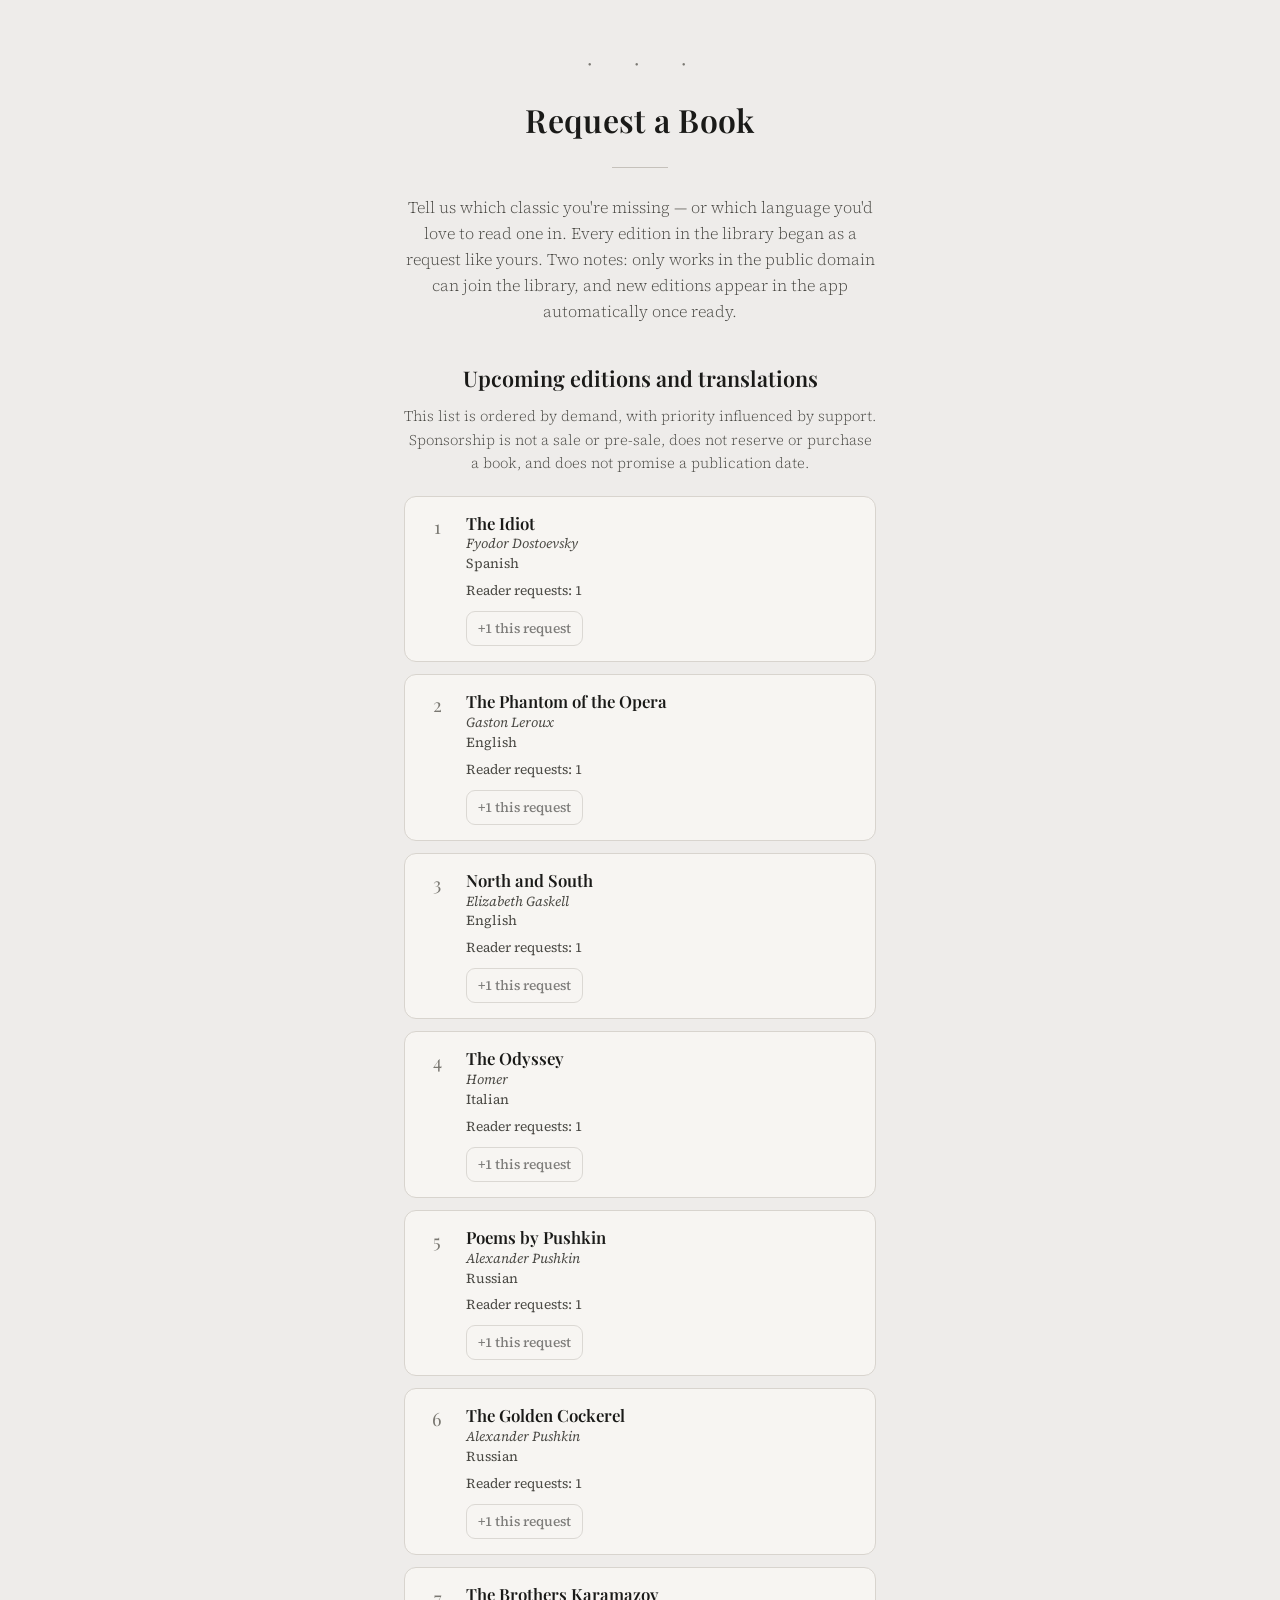
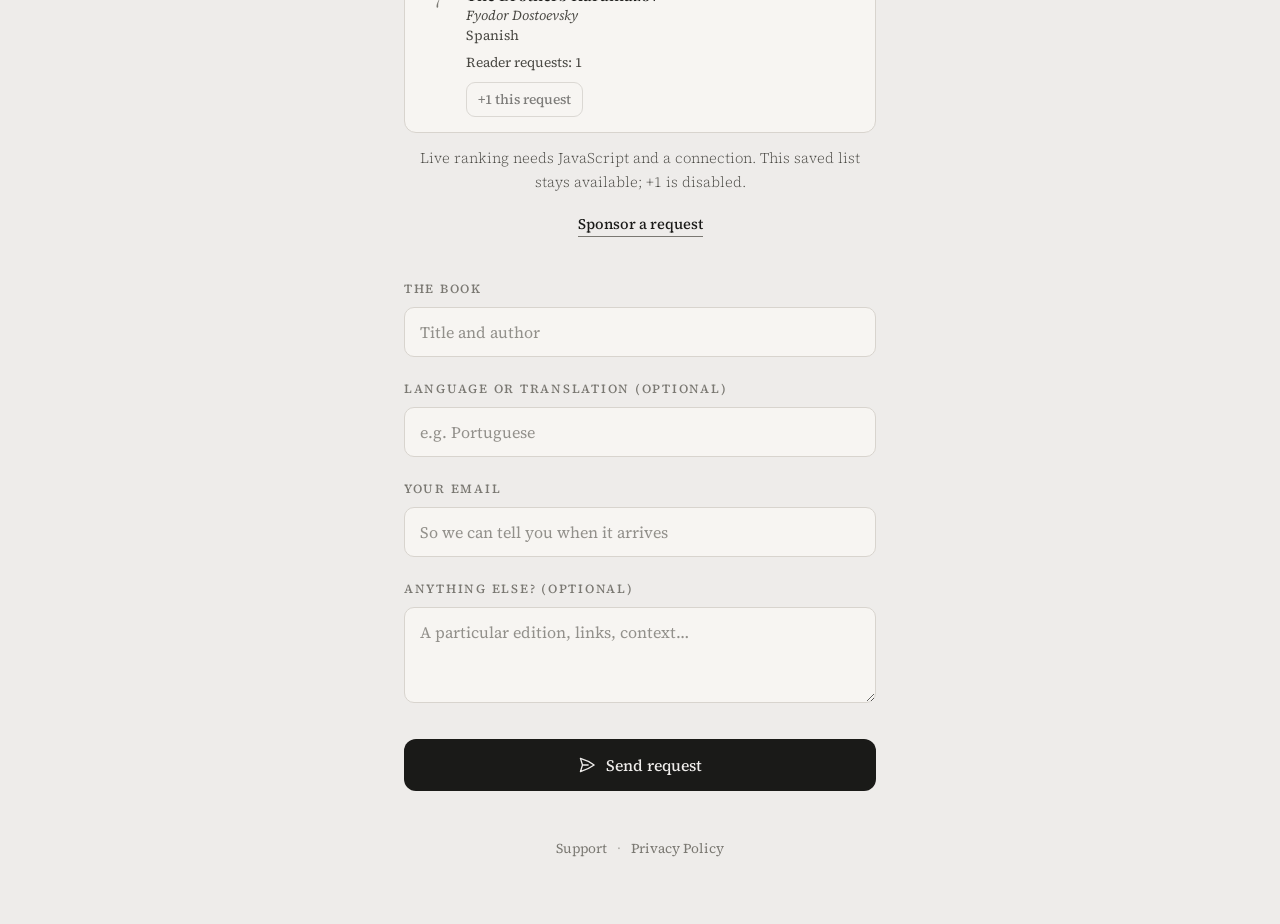
<file: bookrequest.html>
<!DOCTYPE html>
<html lang="en">
<head>
    <meta charset="UTF-8">
    <meta name="viewport" content="width=device-width, initial-scale=1.0">
    <title>Request a Book</title>
    <link rel="preconnect" href="https://fonts.googleapis.com">
    <link rel="preconnect" href="https://fonts.gstatic.com" crossorigin>
    <link href="https://fonts.googleapis.com/css2?family=Playfair+Display:ital,wght@0,400;0,500;0,600;0,700;1,400;1,500&family=Source+Serif+4:ital,opsz,wght@0,8..60,300;0,8..60,400;0,8..60,500;1,8..60,300;1,8..60,400&display=swap" rel="stylesheet">
    <style>
        :root {
            --bg: #eeecea;
            --fg: #1a1a18;
            --fg-secondary: #4a4944;
            --fg-tertiary: #7a7872;
            --divider: #c5c1bb;
            --card-bg: #f7f5f2;
            --card-border: #d8d4ce;
            --btn-bg: #1a1a18;
            --btn-fg: #eeecea;
            --btn-hover: #333330;
            --max-width: 520px;
        }

        @media (prefers-color-scheme: dark) {
            :root {
                --bg: #5a5856;
                --fg: #f2f0ec;
                --fg-secondary: #d5d2cc;
                --fg-tertiary: #b0ada7;
                --divider: #706d68;
                --card-bg: #4a4845;
                --card-border: #635f5b;
                --btn-bg: #f2f0ec;
                --btn-fg: #3a3836;
                --btn-hover: #e0ddd8;
            }
        }

        * { margin: 0; padding: 0; box-sizing: border-box; }

        body {
            font-family: 'Source Serif 4', Georgia, serif;
            background: var(--bg);
            color: var(--fg);
            line-height: 1.6;
            -webkit-font-smoothing: antialiased;
        }

        .page {
            max-width: var(--max-width);
            margin: 0 auto;
            padding: 56px 24px 64px;
            animation: rise 0.7s cubic-bezier(0.16, 1, 0.3, 1);
        }

        @keyframes rise {
            from { opacity: 0; transform: translateY(16px); }
            to { opacity: 1; transform: translateY(0); }
        }

        .ornament {
            text-align: center;
            color: var(--fg-tertiary);
            font-size: 0.7rem;
            letter-spacing: 0.6em;
            margin-bottom: 20px;
        }

        h1 {
            font-family: 'Playfair Display', Georgia, serif;
            font-weight: 600;
            font-size: 2rem;
            text-align: center;
            letter-spacing: 0.01em;
        }

        .divider {
            width: 56px;
            height: 1px;
            background: var(--divider);
            margin: 22px auto 26px;
        }

        .body-text {
            color: var(--fg-secondary);
            text-align: center;
            font-size: 1.02rem;
            font-weight: 300;
            margin-bottom: 36px;
        }

        .priority-section {
            margin-bottom: 42px;
        }

        .priority-section h2 {
            font-family: 'Playfair Display', Georgia, serif;
            font-size: 1.35rem;
            font-weight: 600;
            text-align: center;
            margin-bottom: 10px;
        }

        .priority-intro,
        .priority-status {
            color: var(--fg-secondary);
            font-size: 0.92rem;
            font-weight: 300;
            text-align: center;
        }

        .priority-intro { margin-bottom: 20px; }

        .priority-list {
            display: flex;
            flex-direction: column;
            gap: 12px;
            list-style: none;
        }

        .priority-item {
            display: grid;
            grid-template-columns: 34px minmax(0, 1fr);
            gap: 12px;
            background: var(--card-bg);
            border: 1px solid var(--card-border);
            border-radius: 12px;
            padding: 15px;
        }

        .priority-rank {
            color: var(--fg-tertiary);
            font-family: 'Playfair Display', Georgia, serif;
            font-size: 1.15rem;
            text-align: center;
        }

        .priority-title {
            font-family: 'Playfair Display', Georgia, serif;
            font-size: 1.05rem;
            font-weight: 600;
            line-height: 1.35;
        }

        .priority-author,
        .priority-language,
        .priority-count,
        .priority-sponsors {
            color: var(--fg-secondary);
            font-size: 0.86rem;
            line-height: 1.45;
        }

        .priority-author { font-style: italic; }
        .priority-count { margin-top: 7px; }
        .priority-sponsors { margin-top: 5px; }

        .priority-actions {
            display: flex;
            align-items: center;
            gap: 10px;
            margin-top: 10px;
        }

        .plus-one-button {
            font-family: 'Source Serif 4', Georgia, serif;
            font-size: 0.86rem;
            font-weight: 500;
            color: var(--fg);
            background: transparent;
            border: 1px solid var(--divider);
            border-radius: 9px;
            padding: 7px 11px;
            cursor: pointer;
            transition: border-color 0.2s ease, background 0.2s ease;
        }

        .plus-one-button:hover:not(:disabled) {
            border-color: var(--fg-tertiary);
            background: var(--bg);
        }

        .plus-one-button:disabled { opacity: 0.55; cursor: default; }

        .request-message {
            color: var(--fg-secondary);
            font-size: 0.82rem;
            line-height: 1.35;
        }

        .request-message.is-error { color: #b3403a; }
        @media (prefers-color-scheme: dark) { .request-message.is-error { color: #ffb4a9; } }

        .priority-status {
            margin-top: 14px;
            min-height: 1.5em;
        }

        .sponsor-link {
            display: block;
            width: fit-content;
            margin: 18px auto 0;
            color: var(--fg);
            font-size: 0.92rem;
            font-weight: 500;
            text-decoration: none;
            border-bottom: 1px solid var(--fg-tertiary);
        }

        form { display: flex; flex-direction: column; gap: 22px; }

        .field label {
            display: block;
            font-size: 0.78rem;
            font-weight: 500;
            letter-spacing: 0.14em;
            text-transform: uppercase;
            color: var(--fg-tertiary);
            margin-bottom: 8px;
        }

        .field input,
        .field textarea {
            width: 100%;
            font-family: 'Source Serif 4', Georgia, serif;
            font-size: 1rem;
            font-weight: 400;
            color: var(--fg);
            background: var(--card-bg);
            border: 1px solid var(--card-border);
            border-radius: 10px;
            padding: 13px 15px;
            outline: none;
            transition: border-color 0.25s ease;
        }

        .field input:focus,
        .field textarea:focus { border-color: var(--fg-tertiary); }

        .field input::placeholder,
        .field textarea::placeholder { color: var(--fg-tertiary); opacity: 0.8; }

        .field textarea { min-height: 96px; resize: vertical; }

        .submit-button {
            display: inline-flex;
            align-items: center;
            justify-content: center;
            gap: 10px;
            font-family: 'Source Serif 4', Georgia, serif;
            font-size: 1rem;
            font-weight: 500;
            background: var(--btn-bg);
            color: var(--btn-fg);
            border: none;
            border-radius: 12px;
            padding: 15px 22px;
            margin-top: 6px;
            cursor: pointer;
            transition: background 0.25s ease, transform 0.25s ease;
        }

        .submit-button:hover { background: var(--btn-hover); transform: translateY(-1px); }

        .submit-button svg { width: 18px; height: 18px; }
        .submit-button:disabled { opacity: 0.6; cursor: progress; }

        .honeypot { position: absolute; left: -9999px; width: 1px; height: 1px; opacity: 0; }

        .form-error {
            display: none;
            margin-top: 2px;
            font-size: 0.9rem;
            line-height: 1.5;
            color: #b3403a;
            text-align: left;
        }
        .form-error a { color: inherit; }
        @media (prefers-color-scheme: dark) { .form-error { color: #ffb4a9; } }

        .form-success {
            display: none;
            margin-top: 28px;
            font-size: 1.02rem;
            line-height: 1.7;
            color: var(--fg-secondary);
            text-align: center;
        }

        .footer {
            margin-top: 44px;
            text-align: center;
        }

        .footer-link {
            color: var(--fg-tertiary);
            font-size: 0.85rem;
            text-decoration: none;
            border-bottom: 1px solid transparent;
            transition: border-color 0.25s ease;
        }

        .footer-link:hover { border-color: var(--fg-tertiary); }

        .footer-sep {
            color: var(--fg-tertiary);
            margin: 0 10px;
            font-size: 0.8rem;
            opacity: 0.55;
        }

        @media (max-width: 480px) {
            .page { padding: 44px 20px 56px; }
            h1 { font-size: 1.7rem; }
        }
    </style>
</head>
<body>
    <div class="page" id="page">
        <section class="priority-section" id="priority-section" aria-labelledby="priority-heading">
            <h2 id="priority-heading">Upcoming editions and translations</h2>
            <p class="priority-intro" id="priority-intro">This list is ordered by demand, with priority influenced by support. Sponsorship is not a sale or pre-sale, does not reserve or purchase a book, and does not promise a publication date.</p>
            <ol class="priority-list" id="priority-list">
                <li class="priority-item" data-request-id="the-idiot-es">
                    <span class="priority-rank">1</span>
                    <div><h3 class="priority-title">The Idiot</h3><p class="priority-author">Fyodor Dostoevsky</p><p class="priority-language">Spanish</p><p class="priority-count" data-count="1">Reader requests: 1</p><div class="priority-actions"><button class="plus-one-button" type="button" disabled>+1 this request</button><p class="request-message" role="status" aria-live="polite"></p></div></div>
                </li>
                <li class="priority-item" data-request-id="phantom-of-the-opera-en">
                    <span class="priority-rank">2</span>
                    <div><h3 class="priority-title">The Phantom of the Opera</h3><p class="priority-author">Gaston Leroux</p><p class="priority-language">English</p><p class="priority-count" data-count="1">Reader requests: 1</p><div class="priority-actions"><button class="plus-one-button" type="button" disabled>+1 this request</button><p class="request-message" role="status" aria-live="polite"></p></div></div>
                </li>
                <li class="priority-item" data-request-id="north-and-south-en">
                    <span class="priority-rank">3</span>
                    <div><h3 class="priority-title">North and South</h3><p class="priority-author">Elizabeth Gaskell</p><p class="priority-language">English</p><p class="priority-count" data-count="1">Reader requests: 1</p><div class="priority-actions"><button class="plus-one-button" type="button" disabled>+1 this request</button><p class="request-message" role="status" aria-live="polite"></p></div></div>
                </li>
                <li class="priority-item" data-request-id="the-odyssey-it">
                    <span class="priority-rank">4</span>
                    <div><h3 class="priority-title">The Odyssey</h3><p class="priority-author">Homer</p><p class="priority-language">Italian</p><p class="priority-count" data-count="1">Reader requests: 1</p><div class="priority-actions"><button class="plus-one-button" type="button" disabled>+1 this request</button><p class="request-message" role="status" aria-live="polite"></p></div></div>
                </li>
                <li class="priority-item" data-request-id="pushkin-poems-ru">
                    <span class="priority-rank">5</span>
                    <div><h3 class="priority-title">Poems by Pushkin</h3><p class="priority-author">Alexander Pushkin</p><p class="priority-language">Russian</p><p class="priority-count" data-count="1">Reader requests: 1</p><div class="priority-actions"><button class="plus-one-button" type="button" disabled>+1 this request</button><p class="request-message" role="status" aria-live="polite"></p></div></div>
                </li>
                <li class="priority-item" data-request-id="golden-cockerel-ru">
                    <span class="priority-rank">6</span>
                    <div><h3 class="priority-title">The Golden Cockerel</h3><p class="priority-author">Alexander Pushkin</p><p class="priority-language">Russian</p><p class="priority-count" data-count="1">Reader requests: 1</p><div class="priority-actions"><button class="plus-one-button" type="button" disabled>+1 this request</button><p class="request-message" role="status" aria-live="polite"></p></div></div>
                </li>
                <li class="priority-item" data-request-id="brothers-karamazov-es">
                    <span class="priority-rank">7</span>
                    <div><h3 class="priority-title">The Brothers Karamazov</h3><p class="priority-author">Fyodor Dostoevsky</p><p class="priority-language">Spanish</p><p class="priority-count" data-count="1">Reader requests: 1</p><div class="priority-actions"><button class="plus-one-button" type="button" disabled>+1 this request</button><p class="request-message" role="status" aria-live="polite"></p></div></div>
                </li>
            </ol>
            <p class="priority-status" id="priority-status">Live ranking needs JavaScript and a connection. This saved list stays available; +1 is disabled.</p>
            <a class="sponsor-link" id="sponsor-link" href="https://donate.stripe.com/14A5kE9Pe3fk5MA49OfUQ00" target="_blank" rel="noopener">Sponsor a request</a>
        </section>
    </div>

    <script>
        // Requests POST straight to the shared Apps Script web app (no mail
        // client needed) — it emails bibliahinarioccb@gmail.com, tagged with
        // FORM_TYPE / SOURCE so Support, Book request, and CCB reports stay
        // distinguishable in the one inbox. RECIPIENT is only the manual
        // fallback shown if the request ever fails.
        var SCRIPT_URL = 'https://script.google.com/macros/s/AKfycbxE6kYRYF31iIwoJATqHuTEUJilDLWZj0jvlCaTRtAgktWxj3is0fhczmyhMLOaQSLGHw/exec';
        var FORM_TYPE = 'public_domain_books_request';
        var SOURCE = 'Public Domain Books — Book request';
        var RECIPIENT = 'bibliahinarioccb@gmail.com';
        var PRIORITY_URL = 'https://pyqvubxmmlksjgbbtgva.supabase.co/functions/v1/book-priority';

        // Which platform the submission came from. An explicit ?platform= (set
        // by the app's link) wins; otherwise infer from the user agent, so every
        // submission is tagged. Shared across all forms for a standard payload.
        function detectPlatform() {
            var explicit = new URLSearchParams(window.location.search).get('platform');
            if (explicit) return explicit;
            var ua = navigator.userAgent || '';
            if (/Android/i.test(ua)) return 'Android';
            if (/iPhone|iPad|iPod/i.test(ua)) return 'iOS';
            if (/Macintosh/.test(ua) && navigator.maxTouchPoints > 1) return 'iOS';
            return 'Web';
        }

        const i18n = {
            en: {
                title: "Request a Book",
                intro: "Tell us which classic you're missing — or which language you'd love to read one in. Every edition in the library began as a request like yours.",
                bookLabel: "The book",
                bookPlaceholder: "Title and author",
                langLabel: "Language or translation (optional)",
                langPlaceholder: "e.g. Portuguese",
                emailLabel: "Your email",
                emailPlaceholder: "So we can tell you when it arrives",
                notesLabel: "Anything else? (optional)",
                notesPlaceholder: "A particular edition, links, context…",
                submit: "Send request",
                subject: "Book request — Public Domain Books",
                trTitle: "Request a Translation",
                trIntro: "This book is already in the library in its original language or a classic public-domain edition — and we translate on request. Tell us which language you'd love to read it in. Shorter works can be ready within days (longer ones take a bit more), and the new edition appears in the app automatically — nothing to install or update.",
                trSubject: "Translation request — Public Domain Books",
                introNote: "Two notes: only works in the public domain can join the library, and new editions appear in the app automatically once ready.",
                bodyBook: "Book", bodyLang: "Language", bodyContact: "Contact",
                privacy: "Privacy Policy",
                support: "Support",
                success: "Thank you! Your request was sent.",
                netError: "Couldn’t send just now — please try again, or email me at",
                priorityTitle: "Upcoming editions and translations",
                priorityIntro: "This list is ordered by demand, with priority influenced by support. Sponsorship is not a sale or pre-sale, does not reserve or purchase a book, and does not promise a publication date.",
                readerRequests: "Reader requests: {count}",
                plusOne: "+1 this request",
                plusOnePending: "Adding…",
                plusOneSuccess: "Your support was added.",
                plusOneAlready: "You already supported this request today.",
                plusOneInvalid: "This request could not be validated.",
                plusOneMissing: "This request is no longer available.",
                plusOneConflict: "The count changed at the same time. Please try again.",
                plusOneUnavailable: "Live support is temporarily unavailable.",
                plusOneError: "Couldn’t update this request. Please try again.",
                priorityFallback: "Live ranking needs JavaScript and a connection. This saved list stays available; +1 is disabled.",
                sponsors: "Sponsors: {names}",
                sponsorCta: "Sponsor a request"
            },
            pt: {
                title: "Peça um Livro",
                intro: "Conte qual clássico está faltando — ou em qual idioma você adoraria ler um deles. Cada edição da biblioteca começou com um pedido como o seu.",
                bookLabel: "O livro",
                bookPlaceholder: "Título e autor",
                langLabel: "Idioma ou tradução (opcional)",
                langPlaceholder: "ex.: português",
                emailLabel: "Seu e-mail",
                emailPlaceholder: "Para avisarmos quando chegar",
                notesLabel: "Algo mais? (opcional)",
                notesPlaceholder: "Uma edição específica, links, contexto…",
                submit: "Enviar pedido",
                subject: "Pedido de livro — Public Domain Books",
                trTitle: "Peça uma Tradução",
                trIntro: "Este livro já está na biblioteca no idioma original ou em uma edição clássica de domínio público — e traduzimos sob pedido. Conte em qual idioma você adoraria lê-lo. Obras mais curtas podem ficar prontas em poucos dias (as mais longas levam um pouco mais), e a nova edição aparece no app automaticamente — sem precisar instalar ou atualizar nada.",
                trSubject: "Pedido de tradução — Public Domain Books",
                introNote: "Duas observações: só podemos incluir obras em domínio público, e as novas edições aparecem no app automaticamente assim que ficam prontas.",
                bodyBook: "Livro", bodyLang: "Idioma", bodyContact: "Contato",
                privacy: "Política de Privacidade",
                support: "Suporte",
                success: "Obrigado! Seu pedido foi enviado.",
                netError: "Não foi possível enviar agora — tente novamente ou envie um e-mail para",
                priorityTitle: "Próximas edições e traduções",
                priorityIntro: "Esta lista é ordenada pela demanda, com a prioridade influenciada pelo apoio. O patrocínio não é uma venda nem pré-venda, não reserva nem compra um livro e não promete uma data de publicação.",
                readerRequests: "Pedidos de leitores: {count}",
                plusOne: "+1 neste pedido",
                plusOnePending: "Adicionando…",
                plusOneSuccess: "Seu apoio foi adicionado.",
                plusOneAlready: "Você já apoiou este pedido hoje.",
                plusOneInvalid: "Não foi possível validar este pedido.",
                plusOneMissing: "Este pedido não está mais disponível.",
                plusOneConflict: "A contagem mudou ao mesmo tempo. Tente novamente.",
                plusOneUnavailable: "O apoio ao vivo está temporariamente indisponível.",
                plusOneError: "Não foi possível atualizar este pedido. Tente novamente.",
                priorityFallback: "A classificação ao vivo precisa de JavaScript e conexão. Esta lista salva continua disponível; o +1 está desativado.",
                sponsors: "Patrocinadores: {names}",
                sponsorCta: "Patrocinar um pedido"
            },
            es: {
                title: "Pide un Libro",
                intro: "Cuéntanos qué clásico falta — o en qué idioma te encantaría leer uno. Cada edición de la biblioteca empezó con una petición como la tuya.",
                bookLabel: "El libro",
                bookPlaceholder: "Título y autor",
                langLabel: "Idioma o traducción (opcional)",
                langPlaceholder: "p. ej., español",
                emailLabel: "Tu correo",
                emailPlaceholder: "Para avisarte cuando llegue",
                notesLabel: "¿Algo más? (opcional)",
                notesPlaceholder: "Una edición concreta, enlaces, contexto…",
                submit: "Enviar petición",
                subject: "Petición de libro — Public Domain Books",
                trTitle: "Pide una Traducción",
                trIntro: "Este libro ya está en la biblioteca en su idioma original o en una edición clásica de dominio público — y traducimos a pedido. Cuéntanos en qué idioma te encantaría leerlo. Las obras más cortas pueden estar listas en pocos días (las más largas tardan un poco más), y la nueva edición aparece en la app automáticamente — sin instalar ni actualizar nada.",
                trSubject: "Petición de traducción — Public Domain Books",
                introNote: "Dos notas: solo podemos incluir obras en dominio público, y las nuevas ediciones aparecen en la app automáticamente en cuanto están listas.",
                bodyBook: "Libro", bodyLang: "Idioma", bodyContact: "Contacto",
                privacy: "Política de Privacidad",
                support: "Soporte",
                success: "¡Gracias! Tu solicitud fue enviada.",
                netError: "No se pudo enviar ahora — inténtalo de nuevo o escríbeme a",
                priorityTitle: "Próximas ediciones y traducciones",
                priorityIntro: "Esta lista se ordena según la demanda, con la prioridad influida por el apoyo. El patrocinio no es una venta ni una preventa, no reserva ni compra un libro y no promete una fecha de publicación.",
                readerRequests: "Peticiones de lectores: {count}",
                plusOne: "+1 a esta petición",
                plusOnePending: "Añadiendo…",
                plusOneSuccess: "Tu apoyo se ha añadido.",
                plusOneAlready: "Ya apoyaste esta petición hoy.",
                plusOneInvalid: "No se pudo validar esta petición.",
                plusOneMissing: "Esta petición ya no está disponible.",
                plusOneConflict: "El recuento cambió al mismo tiempo. Inténtalo de nuevo.",
                plusOneUnavailable: "El apoyo en directo no está disponible temporalmente.",
                plusOneError: "No se pudo actualizar esta petición. Inténtalo de nuevo.",
                priorityFallback: "La clasificación en directo necesita JavaScript y conexión. Esta lista guardada sigue disponible; el +1 está desactivado.",
                sponsors: "Patrocinadores: {names}",
                sponsorCta: "Patrocinar una petición"
            },
            it: {
                title: "Richiedi un Libro",
                intro: "Dicci quale classico manca — o in quale lingua ti piacerebbe leggerne uno. Ogni edizione della biblioteca è nata da una richiesta come la tua.",
                bookLabel: "Il libro",
                bookPlaceholder: "Titolo e autore",
                langLabel: "Lingua o traduzione (facoltativo)",
                langPlaceholder: "es. italiano",
                emailLabel: "La tua email",
                emailPlaceholder: "Per avvisarti quando arriva",
                notesLabel: "Altro? (facoltativo)",
                notesPlaceholder: "Un'edizione particolare, link, contesto…",
                submit: "Invia richiesta",
                subject: "Richiesta di libro — Public Domain Books",
                trTitle: "Richiedi una Traduzione",
                trIntro: "Questo libro è già in biblioteca nella lingua originale o in un'edizione classica di pubblico dominio — e traduciamo su richiesta. Dicci in quale lingua ti piacerebbe leggerlo. Le opere più brevi possono essere pronte in pochi giorni (le più lunghe richiedono un po' di più), e la nuova edizione appare nell'app automaticamente — senza installare né aggiornare nulla.",
                trSubject: "Richiesta di traduzione — Public Domain Books",
                introNote: "Due note: possiamo includere solo opere di pubblico dominio, e le nuove edizioni appaiono nell'app automaticamente appena pronte.",
                bodyBook: "Libro", bodyLang: "Lingua", bodyContact: "Contatto",
                privacy: "Informativa sulla Privacy",
                support: "Supporto",
                success: "Grazie! La tua richiesta è stata inviata.",
                netError: "Impossibile inviare ora — riprova o scrivimi a",
                priorityTitle: "Prossime edizioni e traduzioni",
                priorityIntro: "Questo elenco è ordinato in base alla domanda, con la priorità influenzata dal sostegno. La sponsorizzazione non è una vendita o prevendita, non riserva né acquista un libro e non promette una data di pubblicazione.",
                readerRequests: "Richieste dei lettori: {count}",
                plusOne: "+1 a questa richiesta",
                plusOnePending: "Aggiunta…",
                plusOneSuccess: "Il tuo sostegno è stato aggiunto.",
                plusOneAlready: "Hai già sostenuto questa richiesta oggi.",
                plusOneInvalid: "Non è stato possibile convalidare questa richiesta.",
                plusOneMissing: "Questa richiesta non è più disponibile.",
                plusOneConflict: "Il conteggio è cambiato nello stesso momento. Riprova.",
                plusOneUnavailable: "Il sostegno in tempo reale è temporaneamente non disponibile.",
                plusOneError: "Impossibile aggiornare questa richiesta. Riprova.",
                priorityFallback: "La classifica in tempo reale richiede JavaScript e una connessione. Questo elenco salvato resta disponibile; il +1 è disattivato.",
                sponsors: "Sponsor: {names}",
                sponsorCta: "Sponsorizza una richiesta"
            },
            fr: {
                title: "Demandez un Livre",
                intro: "Dites-nous quel classique il manque — ou dans quelle langue vous aimeriez en lire un. Chaque édition de la bibliothèque est née d'une demande comme la vôtre.",
                bookLabel: "Le livre",
                bookPlaceholder: "Titre et auteur",
                langLabel: "Langue ou traduction (facultatif)",
                langPlaceholder: "p. ex. français",
                emailLabel: "Votre e-mail",
                emailPlaceholder: "Pour vous prévenir à son arrivée",
                notesLabel: "Autre chose ? (facultatif)",
                notesPlaceholder: "Une édition particulière, des liens, du contexte…",
                submit: "Envoyer la demande",
                subject: "Demande de livre — Public Domain Books",
                trTitle: "Demandez une Traduction",
                trIntro: "Ce livre est déjà dans la bibliothèque, dans sa langue d'origine ou dans une édition classique du domaine public — et nous traduisons à la demande. Dites-nous dans quelle langue vous aimeriez le lire. Les œuvres courtes peuvent être prêtes en quelques jours (les plus longues demandent un peu plus), et la nouvelle édition apparaît automatiquement dans l'app — rien à installer ni à mettre à jour.",
                trSubject: "Demande de traduction — Public Domain Books",
                introNote: "Deux précisions : seules les œuvres du domaine public peuvent rejoindre la bibliothèque, et les nouvelles éditions apparaissent automatiquement dans l'app dès qu'elles sont prêtes.",
                bodyBook: "Livre", bodyLang: "Langue", bodyContact: "Contact",
                privacy: "Politique de Confidentialité",
                support: "Assistance",
                success: "Merci ! Votre demande a été envoyée.",
                netError: "Impossible d’envoyer pour l’instant — réessayez ou écrivez-moi à",
                priorityTitle: "Prochaines éditions et traductions",
                priorityIntro: "Cette liste est classée selon la demande, la priorité étant influencée par le soutien. Le parrainage n’est ni une vente ni une prévente, ne réserve ni n’achète un livre et ne promet aucune date de publication.",
                readerRequests: "Demandes de lecteurs : {count}",
                plusOne: "+1 pour cette demande",
                plusOnePending: "Ajout…",
                plusOneSuccess: "Votre soutien a été ajouté.",
                plusOneAlready: "Vous avez déjà soutenu cette demande aujourd’hui.",
                plusOneInvalid: "Cette demande n’a pas pu être validée.",
                plusOneMissing: "Cette demande n’est plus disponible.",
                plusOneConflict: "Le compteur a changé au même moment. Veuillez réessayer.",
                plusOneUnavailable: "Le soutien en direct est temporairement indisponible.",
                plusOneError: "Impossible de mettre à jour cette demande. Veuillez réessayer.",
                priorityFallback: "Le classement en direct nécessite JavaScript et une connexion. Cette liste enregistrée reste disponible ; le +1 est désactivé.",
                sponsors: "Parrains : {names}",
                sponsorCta: "Parrainer une demande"
            },
            de: {
                title: "Wünsch dir ein Buch",
                intro: "Sag uns, welcher Klassiker fehlt — oder in welcher Sprache du einen lesen möchtest. Jede Ausgabe der Bibliothek begann mit einem Wunsch wie deinem.",
                bookLabel: "Das Buch",
                bookPlaceholder: "Titel und Autor",
                langLabel: "Sprache oder Übersetzung (optional)",
                langPlaceholder: "z. B. Deutsch",
                emailLabel: "Deine E-Mail",
                emailPlaceholder: "Damit wir dir Bescheid geben können",
                notesLabel: "Noch etwas? (optional)",
                notesPlaceholder: "Eine bestimmte Ausgabe, Links, Kontext…",
                submit: "Wunsch senden",
                subject: "Buchwunsch — Public Domain Books",
                trTitle: "Wünsch dir eine Übersetzung",
                trIntro: "Dieses Buch ist bereits in der Bibliothek — in der Originalsprache oder in einer klassischen gemeinfreien Ausgabe — und wir übersetzen auf Wunsch. Sag uns, in welcher Sprache du es gern lesen möchtest. Kürzere Werke können in wenigen Tagen fertig sein (längere brauchen etwas mehr), und die neue Ausgabe erscheint automatisch in der App — nichts zu installieren, nichts zu aktualisieren.",
                trSubject: "Übersetzungswunsch — Public Domain Books",
                introNote: "Zwei Hinweise: Nur gemeinfreie Werke können in die Bibliothek aufgenommen werden, und neue Ausgaben erscheinen automatisch in der App, sobald sie fertig sind.",
                bodyBook: "Buch", bodyLang: "Sprache", bodyContact: "Kontakt",
                privacy: "Datenschutzerklärung",
                support: "Support",
                success: "Danke! Deine Anfrage wurde gesendet.",
                netError: "Konnte gerade nicht senden — versuch es erneut oder schreib mir an",
                priorityTitle: "Kommende Ausgaben und Übersetzungen",
                priorityIntro: "Diese Liste ist nach Nachfrage geordnet; Unterstützung beeinflusst die Priorität. Sponsoring ist weder Verkauf noch Vorverkauf, reserviert oder kauft kein Buch und verspricht kein Veröffentlichungsdatum.",
                readerRequests: "Leseranfragen: {count}",
                plusOne: "+1 für diesen Wunsch",
                plusOnePending: "Wird hinzugefügt…",
                plusOneSuccess: "Deine Unterstützung wurde hinzugefügt.",
                plusOneAlready: "Du hast diesen Wunsch heute bereits unterstützt.",
                plusOneInvalid: "Dieser Wunsch konnte nicht bestätigt werden.",
                plusOneMissing: "Dieser Wunsch ist nicht mehr verfügbar.",
                plusOneConflict: "Der Zähler wurde gleichzeitig geändert. Bitte versuche es erneut.",
                plusOneUnavailable: "Live-Unterstützung ist vorübergehend nicht verfügbar.",
                plusOneError: "Dieser Wunsch konnte nicht aktualisiert werden. Bitte versuche es erneut.",
                priorityFallback: "Die Live-Rangliste benötigt JavaScript und eine Verbindung. Diese gespeicherte Liste bleibt verfügbar; +1 ist deaktiviert.",
                sponsors: "Sponsoren: {names}",
                sponsorCta: "Einen Wunsch sponsern"
            },
            ja: {
                title: "本のリクエスト",
                intro: "読みたい古典や、希望の言語をお知らせください。このライブラリーのすべての版は、あなたのようなリクエストから生まれました。",
                bookLabel: "本",
                bookPlaceholder: "タイトルと著者",
                langLabel: "言語・翻訳（任意）",
                langPlaceholder: "例：日本語",
                emailLabel: "メールアドレス",
                emailPlaceholder: "公開時にお知らせします",
                notesLabel: "その他（任意）",
                notesPlaceholder: "特定の版、リンク、補足など…",
                submit: "リクエストを送信",
                subject: "本のリクエスト — Public Domain Books",
                trTitle: "翻訳のリクエスト",
                trIntro: "この本はすでに原語版、または著作権保護期間の満了した古典的な翻訳でライブラリに収録されています。翻訳はリクエストに応じて制作しています。読みたい言語を教えてください。短い作品は数日で完成することもあります（長編はもう少しかかります）。新しい版は自動的にアプリに追加され、インストールや更新は不要です。",
                trSubject: "翻訳リクエスト — Public Domain Books",
                introNote: "ご注意：ライブラリに追加できるのはパブリックドメインの作品のみです。新しい版は完成しだい自動的にアプリに表示されます。",
                bodyBook: "本", bodyLang: "言語", bodyContact: "連絡先",
                privacy: "プライバシーポリシー",
                support: "サポート",
                success: "ありがとうございます！リクエストを送信しました。",
                netError: "現在送信できませんでした。もう一度お試しいただくか、こちらまでメールしてください:",
                priorityTitle: "今後の版と翻訳",
                priorityIntro: "この一覧は需要順で、支援によって優先度が変わります。スポンサー支援は販売や予約販売ではなく、本の予約・購入にはならず、公開日を約束するものでもありません。",
                readerRequests: "読者からのリクエスト：{count}",
                plusOne: "このリクエストに+1",
                plusOnePending: "追加中…",
                plusOneSuccess: "あなたの支援を追加しました。",
                plusOneAlready: "今日はすでにこのリクエストを支援しています。",
                plusOneInvalid: "このリクエストを確認できませんでした。",
                plusOneMissing: "このリクエストは利用できなくなりました。",
                plusOneConflict: "同時に件数が変更されました。もう一度お試しください。",
                plusOneUnavailable: "現在、リアルタイムの支援は一時的に利用できません。",
                plusOneError: "このリクエストを更新できませんでした。もう一度お試しください。",
                priorityFallback: "ライブランキングにはJavaScriptと接続が必要です。保存済みの一覧は引き続き表示されますが、+1は無効です。",
                sponsors: "スポンサー：{names}",
                sponsorCta: "リクエストを支援する"
            },
            ko: {
                title: "책 요청하기",
                intro: "어떤 고전이 필요한지, 어떤 언어로 읽고 싶은지 알려주세요. 이 라이브러리의 모든 판본은 당신과 같은 요청에서 시작되었습니다.",
                bookLabel: "책",
                bookPlaceholder: "제목과 저자",
                langLabel: "언어 또는 번역 (선택)",
                langPlaceholder: "예: 한국어",
                emailLabel: "이메일",
                emailPlaceholder: "출간 시 알려드립니다",
                notesLabel: "기타 (선택)",
                notesPlaceholder: "특정 판본, 링크, 참고 사항…",
                submit: "요청 보내기",
                subject: "책 요청 — Public Domain Books",
                trTitle: "번역 요청",
                trIntro: "이 책은 이미 원어판 또는 저작권이 만료된 고전 번역본으로 서재에 있습니다. 번역은 요청에 따라 준비됩니다. 어떤 언어로 읽고 싶은지 알려주세요. 짧은 작품은 며칠 안에 준비되기도 하며(긴 작품은 조금 더 걸립니다), 새 판은 앱에 자동으로 나타나 설치나 업데이트가 필요 없습니다.",
                trSubject: "번역 요청 — Public Domain Books",
                introNote: "참고: 퍼블릭 도메인 작품만 서재에 추가할 수 있으며, 새 판은 준비되는 대로 앱에 자동으로 표시됩니다.",
                bodyBook: "책", bodyLang: "언어", bodyContact: "연락처",
                privacy: "개인정보 처리방침",
                support: "지원",
                success: "감사합니다! 요청이 전송되었습니다.",
                netError: "지금은 전송할 수 없습니다 — 다시 시도하거나 다음 주소로 이메일을 보내 주세요:",
                priorityTitle: "출간 예정 판본 및 번역",
                priorityIntro: "이 목록은 수요순이며 후원이 우선순위에 영향을 줍니다. 후원은 판매나 사전 판매가 아니며 책을 예약하거나 구매하는 것이 아니고 출간일을 약속하지 않습니다.",
                readerRequests: "독자 요청: {count}",
                plusOne: "이 요청에 +1",
                plusOnePending: "추가 중…",
                plusOneSuccess: "후원이 추가되었습니다.",
                plusOneAlready: "오늘 이미 이 요청을 후원했습니다.",
                plusOneInvalid: "이 요청을 확인할 수 없습니다.",
                plusOneMissing: "이 요청은 더 이상 이용할 수 없습니다.",
                plusOneConflict: "동시에 요청 수가 변경되었습니다. 다시 시도해 주세요.",
                plusOneUnavailable: "실시간 후원을 일시적으로 이용할 수 없습니다.",
                plusOneError: "이 요청을 업데이트할 수 없습니다. 다시 시도해 주세요.",
                priorityFallback: "실시간 순위에는 JavaScript와 연결이 필요합니다. 저장된 목록은 계속 볼 수 있지만 +1은 비활성화됩니다.",
                sponsors: "후원자: {names}",
                sponsorCta: "요청 후원하기"
            },
            ru: {
                title: "Запросить книгу",
                intro: "Расскажите, какой классики не хватает — или на каком языке вы хотели бы её прочесть. Каждое издание в библиотеке началось с такой просьбы.",
                bookLabel: "Книга",
                bookPlaceholder: "Название и автор",
                langLabel: "Язык или перевод (необязательно)",
                langPlaceholder: "напр., русский",
                emailLabel: "Ваш e-mail",
                emailPlaceholder: "Чтобы сообщить, когда книга появится",
                notesLabel: "Что-то ещё? (необязательно)",
                notesPlaceholder: "Особое издание, ссылки, контекст…",
                submit: "Отправить запрос",
                subject: "Запрос книги — Public Domain Books",
                trTitle: "Запрос перевода",
                trIntro: "Эта книга уже есть в библиотеке — в оригинале или в классическом издании, перешедшем в общественное достояние. Переводы мы готовим по запросу: напишите, на каком языке вам хотелось бы её читать. Короткие произведения могут быть готовы за несколько дней (длинные — чуть дольше), и новое издание появится в приложении автоматически — ничего устанавливать и обновлять не нужно.",
                trSubject: "Запрос перевода — Public Domain Books",
                introNote: "Два замечания: в библиотеку могут войти только произведения в общественном достоянии, а новые издания появляются в приложении автоматически, как только будут готовы.",
                bodyBook: "Книга", bodyLang: "Язык", bodyContact: "Контакт",
                privacy: "Политика конфиденциальности",
                support: "Поддержка",
                success: "Спасибо! Ваш запрос отправлен.",
                netError: "Не удалось отправить сейчас — попробуйте ещё раз или напишите мне на",
                priorityTitle: "Будущие издания и переводы",
                priorityIntro: "Список упорядочен по спросу, а поддержка влияет на приоритет. Спонсорство — не продажа и не предзаказ, оно не резервирует и не покупает книгу и не обещает дату публикации.",
                readerRequests: "Запросы читателей: {count}",
                plusOne: "+1 к этому запросу",
                plusOnePending: "Добавление…",
                plusOneSuccess: "Ваша поддержка добавлена.",
                plusOneAlready: "Сегодня вы уже поддержали этот запрос.",
                plusOneInvalid: "Не удалось проверить этот запрос.",
                plusOneMissing: "Этот запрос больше недоступен.",
                plusOneConflict: "Счётчик изменился одновременно. Попробуйте ещё раз.",
                plusOneUnavailable: "Поддержка в реальном времени временно недоступна.",
                plusOneError: "Не удалось обновить этот запрос. Попробуйте ещё раз.",
                priorityFallback: "Для текущего рейтинга нужны JavaScript и подключение. Сохранённый список остаётся доступен, но +1 отключён.",
                sponsors: "Спонсоры: {names}",
                sponsorCta: "Поддержать запрос"
            },
            zh: {
                title: "申请新书",
                intro: "告诉我们你想要哪部经典，或希望用哪种语言阅读。这座图书馆的每一版都始于像你这样的请求。",
                bookLabel: "书籍",
                bookPlaceholder: "书名与作者",
                langLabel: "语言或译本（可选）",
                langPlaceholder: "例如：中文",
                emailLabel: "你的邮箱",
                emailPlaceholder: "上架时通知你",
                notesLabel: "其他（可选）",
                notesPlaceholder: "特定版本、链接、背景…",
                submit: "发送请求",
                subject: "图书请求 — Public Domain Books",
                trTitle: "请求翻译",
                trIntro: "这本书已以原文或经典公版译本收录在书库中。翻译按请求制作——告诉我们您希望用哪种语言阅读它。较短的作品几天内即可完成（较长的作品需要更久），新版本会自动出现在应用中，无需安装或更新。",
                trSubject: "翻译请求 — Public Domain Books",
                introNote: "两点说明：书库只能收录公有领域的作品；新版本完成后会自动出现在应用中。",
                bodyBook: "书籍", bodyLang: "语言", bodyContact: "联系方式",
                privacy: "隐私政策",
                support: "支持",
                success: "谢谢！您的请求已发送。",
                netError: "暂时无法发送——请重试，或发送邮件至",
                priorityTitle: "即将推出的版本与翻译",
                priorityIntro: "此列表按需求排序，支持会影响优先级。赞助不是销售或预售，不会预订或购买书籍，也不承诺发布日期。",
                readerRequests: "读者请求：{count}",
                plusOne: "为此请求 +1",
                plusOnePending: "正在添加…",
                plusOneSuccess: "已添加你的支持。",
                plusOneAlready: "你今天已经支持过此请求。",
                plusOneInvalid: "无法验证此请求。",
                plusOneMissing: "此请求已不可用。",
                plusOneConflict: "计数同时发生了变化，请重试。",
                plusOneUnavailable: "实时支持暂时不可用。",
                plusOneError: "无法更新此请求，请重试。",
                priorityFallback: "实时排名需要 JavaScript 和网络连接。已保存的列表仍可查看；+1 已禁用。",
                sponsors: "赞助者：{names}",
                sponsorCta: "赞助一个请求"
            },
            tr: {
                title: "Kitap İste",
                intro: "Hangi klasiğin eksik olduğunu — ya da hangi dilde okumak istediğini — bize söyle. Kütüphanedeki her basım, senin gibi bir istekle başladı.",
                bookLabel: "Kitap",
                bookPlaceholder: "Başlık ve yazar",
                langLabel: "Dil veya çeviri (isteğe bağlı)",
                langPlaceholder: "örn. Türkçe",
                emailLabel: "E-postan",
                emailPlaceholder: "Geldiğinde haber verebilmemiz için",
                notesLabel: "Başka bir şey? (isteğe bağlı)",
                notesPlaceholder: "Belirli bir basım, bağlantılar, bağlam…",
                submit: "İsteği gönder",
                subject: "Kitap isteği — Public Domain Books",
                trTitle: "Bir Çeviri İsteyin",
                trIntro: "Bu kitap özgün dilinde veya kamu malı klasik bir çeviriyle zaten kitaplıkta. Çeviriler istek üzerine hazırlanır — hangi dilde okumak istediğinizi söyleyin. Kısa eserler birkaç günde hazır olabilir (uzunlar biraz daha sürer) ve yeni basım uygulamada kendiliğinden görünür — kurulum ya da güncelleme gerekmez.",
                trSubject: "Çeviri isteği — Public Domain Books",
                introNote: "İki not: Kitaplığa yalnızca kamu malı eserler eklenebilir ve yeni basımlar hazır olduğunda uygulamada kendiliğinden görünür.",
                bodyBook: "Kitap", bodyLang: "Dil", bodyContact: "İletişim",
                privacy: "Gizlilik Politikası",
                support: "Destek",
                success: "Teşekkürler! İsteğiniz gönderildi.",
                netError: "Şu anda gönderilemedi — tekrar deneyin veya bana şu adresten yazın:",
                priorityTitle: "Yaklaşan basımlar ve çeviriler",
                priorityIntro: "Bu liste talebe göre sıralanır; destek önceliği etkiler. Sponsorluk satış veya ön satış değildir, bir kitabı ayırtmaz ya da satın almaz ve yayın tarihi sözü vermez.",
                readerRequests: "Okur istekleri: {count}",
                plusOne: "Bu isteğe +1",
                plusOnePending: "Ekleniyor…",
                plusOneSuccess: "Desteğiniz eklendi.",
                plusOneAlready: "Bu isteği bugün zaten desteklediniz.",
                plusOneInvalid: "Bu istek doğrulanamadı.",
                plusOneMissing: "Bu istek artık kullanılamıyor.",
                plusOneConflict: "Sayaç aynı anda değişti. Lütfen tekrar deneyin.",
                plusOneUnavailable: "Canlı destek geçici olarak kullanılamıyor.",
                plusOneError: "Bu istek güncellenemedi. Lütfen tekrar deneyin.",
                priorityFallback: "Canlı sıralama için JavaScript ve bağlantı gerekir. Kayıtlı liste görünür kalır; +1 devre dışıdır.",
                sponsors: "Sponsorlar: {names}",
                sponsorCta: "Bir isteğe sponsor ol"
            }
        };

        function getLocale() {
            var lang = (navigator.language || navigator.userLanguage || 'en').toLowerCase();
            var primary = lang.split('-')[0];
            if (i18n[primary]) return primary;
            return 'en';
        }

        // Translation mode: the reader's "not in your language yet" banner
        // links here with ?mode=translation&book=<title>&lang=<name or code>.
        // Same form, same payload contract — only the copy, the prefill, and
        // the subject line change (plus an additive `mode` field). A plain
        // visit without params behaves exactly as before.
        var PARAMS = new URLSearchParams(window.location.search);
        var MODE = PARAMS.get('mode') === 'translation' ? 'translation' : 'request';

        // If `lang` arrives as one of the app's language codes, expand it to
        // the language's own native name (locale-independent). Anything else
        // passes through untouched.
        var LANG_NAMES = {
            en: "English", pt: "Português", es: "Español", it: "Italiano",
            fr: "Français", de: "Deutsch", ja: "日本語", ko: "한국어",
            ru: "Русский", zh: "中文", tr: "Türkçe", la: "Latina"
        };
        function requestedLanguage() {
            var raw = (PARAMS.get('lang') || '').trim();
            return LANG_NAMES[raw.toLowerCase()] || raw;
        }

        function formatPriorityText(template, key, value) {
            return template.replace('{' + key + '}', value);
        }

        function localizePriorityFallback(t) {
            document.getElementById('priority-heading').textContent = t.priorityTitle;
            document.getElementById('priority-intro').textContent = t.priorityIntro;
            document.getElementById('priority-status').textContent = t.priorityFallback;
            document.getElementById('sponsor-link').textContent = t.sponsorCta;
            document.querySelectorAll('#priority-list .priority-count').forEach(function(count) {
                count.textContent = formatPriorityText(t.readerRequests, 'count', count.dataset.count);
            });
            document.querySelectorAll('#priority-list .plus-one-button').forEach(function(button) {
                button.textContent = t.plusOne;
            });
        }

        function isValidPriorityRequest(request) {
            if (!request || typeof request !== 'object') return false;
            if (typeof request.id !== 'string' || !/^[a-z0-9]+(?:-[a-z0-9]+)*$/.test(request.id)) return false;
            if (!Number.isInteger(request.rank) || request.rank < 1) return false;
            if (typeof request.title !== 'string' || !request.title.trim()) return false;
            if (typeof request.author !== 'string' || !request.author.trim()) return false;
            if (typeof request.language !== 'string' || !request.language.trim()) return false;
            if (!Number.isInteger(request.readerRequests) || request.readerRequests < 0) return false;
            if (Object.prototype.hasOwnProperty.call(request, 'sponsorNames')) {
                if (!Array.isArray(request.sponsorNames)) return false;
                if (!request.sponsorNames.every(function(name) { return typeof name === 'string'; })) return false;
            }
            return true;
        }

        function isValidPriorityUpdate(request) {
            return request && typeof request === 'object' &&
                typeof request.id === 'string' &&
                /^[a-z0-9]+(?:-[a-z0-9]+)*$/.test(request.id) &&
                Number.isInteger(request.readerRequests) && request.readerRequests >= 0;
        }

        function makePriorityItem(request, t) {
            var item = document.createElement('li');
            item.className = 'priority-item';
            item.dataset.requestId = request.id;

            var rank = document.createElement('span');
            rank.className = 'priority-rank';
            rank.textContent = request.rank;

            var content = document.createElement('div');
            var title = document.createElement('h3');
            title.className = 'priority-title';
            title.textContent = request.title;
            var author = document.createElement('p');
            author.className = 'priority-author';
            author.textContent = request.author;
            var language = document.createElement('p');
            language.className = 'priority-language';
            language.textContent = request.language;
            var count = document.createElement('p');
            count.className = 'priority-count';
            count.dataset.count = request.readerRequests;
            count.textContent = formatPriorityText(t.readerRequests, 'count', request.readerRequests);

            content.appendChild(title);
            content.appendChild(author);
            content.appendChild(language);
            content.appendChild(count);

            if (Object.prototype.hasOwnProperty.call(request, 'sponsorNames') && request.sponsorNames.length) {
                var sponsors = document.createElement('p');
                sponsors.className = 'priority-sponsors';
                sponsors.textContent = formatPriorityText(t.sponsors, 'names', request.sponsorNames.join(', '));
                content.appendChild(sponsors);
            }

            var actions = document.createElement('div');
            actions.className = 'priority-actions';
            var button = document.createElement('button');
            button.className = 'plus-one-button';
            button.type = 'button';
            button.textContent = t.plusOne;
            var message = document.createElement('p');
            message.className = 'request-message';
            message.setAttribute('role', 'status');
            message.setAttribute('aria-live', 'polite');
            button.addEventListener('click', function() {
                supportPriorityRequest(request.id, count, button, message, t);
            });
            actions.appendChild(button);
            actions.appendChild(message);
            content.appendChild(actions);

            item.appendChild(rank);
            item.appendChild(content);
            return item;
        }

        function renderPriorityRequests(requests, t) {
            var list = document.getElementById('priority-list');
            list.textContent = '';
            requests.forEach(function(request) {
                list.appendChild(makePriorityItem(request, t));
            });
            document.getElementById('priority-status').textContent = '';
        }

        function supportPriorityRequest(requestId, count, button, message, t) {
            button.disabled = true;
            button.textContent = t.plusOnePending;
            message.textContent = '';
            message.classList.remove('is-error');

            return fetch(PRIORITY_URL, {
                method: 'POST',
                headers: { 'Content-Type': 'application/json', 'Accept': 'application/json' },
                body: JSON.stringify({ requestId: requestId })
            })
                .then(function(response) {
                    return response.text().then(function(body) {
                        var payload = null;
                        try { payload = JSON.parse(body); } catch (_) {}
                        return { status: response.status, payload: payload };
                    });
                })
                .then(function(result) {
                    if (result.status === 200 && result.payload &&
                        isValidPriorityUpdate(result.payload.request) &&
                        result.payload.request.id === requestId) {
                        count.dataset.count = result.payload.request.readerRequests;
                        count.textContent = formatPriorityText(t.readerRequests, 'count', result.payload.request.readerRequests);
                        button.textContent = t.plusOne;
                        message.textContent = t.plusOneSuccess;
                        return;
                    }

                    var messages = {
                        400: t.plusOneInvalid,
                        404: t.plusOneMissing,
                        409: t.plusOneConflict,
                        429: t.plusOneAlready,
                        503: t.plusOneUnavailable
                    };
                    message.textContent = messages[result.status] || t.plusOneError;
                    message.classList.add('is-error');
                    button.textContent = t.plusOne;
                    button.disabled = result.status === 400 || result.status === 404 || result.status === 429;
                })
                .catch(function() {
                    message.textContent = t.plusOneError;
                    message.classList.add('is-error');
                    button.textContent = t.plusOne;
                    button.disabled = false;
                });
        }

        function loadPriorityRanking(t) {
            return fetch(PRIORITY_URL, { headers: { 'Accept': 'application/json' } })
                .then(function(response) {
                    if (!response.ok) throw new Error('HTTP ' + response.status);
                    return response.json();
                })
                .then(function(payload) {
                    if (!payload || payload.version !== 1 ||
                        payload.framing !== 'priority_influenced_by_support' ||
                        !Array.isArray(payload.requests) ||
                        !payload.requests.every(isValidPriorityRequest)) {
                        throw new Error('Invalid priority payload');
                    }
                    renderPriorityRequests(payload.requests, t);
                })
                .catch(function() {
                    document.getElementById('priority-status').textContent = t.priorityFallback;
                });
        }

        function sendRequest(event) {
            event.preventDefault();
            var locale = getLocale();
            var t = i18n[locale];
            var book = document.getElementById('book').value.trim();
            var language = document.getElementById('language').value.trim();
            var email = document.getElementById('email').value.trim();
            var notes = document.getElementById('notes').value.trim();
            var errorEl = document.getElementById('form-error');
            var button = document.getElementById('submit-button');

            // Honeypot: a bot that fills the hidden field is silently dropped.
            if (document.getElementById('_hp').value) { return; }

            var data = new FormData();
            data.set('formType', FORM_TYPE);
            data.set('source', SOURCE);
            data.set('subject', MODE === 'translation' ? t.trSubject : t.subject);
            if (MODE === 'translation') data.set('mode', 'translation');
            data.set('book', book);
            if (language) data.set('language', language);
            data.set('contact', email);
            if (notes) data.set('notes', notes);
            data.set('platform', detectPlatform());
            data.set('pageLanguage', locale);
            var v = new URLSearchParams(window.location.search).get('v');
            if (v) data.set('appVersion', v);

            errorEl.style.display = 'none';
            button.disabled = true;

            fetch(SCRIPT_URL, { method: 'POST', body: data })
                .then(function(r) { if (!r.ok) throw new Error('HTTP ' + r.status); return r.text(); })
                .then(function() {
                    document.getElementById('form-wrap').style.display = 'none';
                    var s = document.getElementById('form-success');
                    s.textContent = t.success;
                    s.style.display = 'block';
                })
                .catch(function() {
                    errorEl.innerHTML = t.netError + ' <a href="mail' + 'to:' + RECIPIENT + '">' + RECIPIENT + '</a>';
                    errorEl.style.display = 'block';
                    button.disabled = false;
                });
        }

        function render() {
            var locale = getLocale();
            var t = i18n[locale];
            var priorityFallback = document.getElementById('priority-section').outerHTML;
            document.documentElement.lang = locale === 'zh' ? 'zh-Hans' : locale;
            var title = MODE === 'translation' ? t.trTitle : t.title;
            var intro = MODE === 'translation'
                ? t.trIntro
                : t.intro + ' ' + t.introNote;
            document.title = title;
            // In translation mode the language IS the request — require it,
            // and drop the "(optional)" parenthetical from the label (the
            // regex handles Western and full-width CJK parentheses alike).
            var langRequired = MODE === 'translation' ? ' required' : '';
            var langLabel = MODE === 'translation'
                ? t.langLabel.replace(/\s*[（(][^)）]*[)）]\s*$/, '')
                : t.langLabel;

            document.getElementById('page').innerHTML =
                '<div class="ornament">•   •   •</div>' +
                '<h1>' + title + '</h1>' +
                '<div class="divider"></div>' +
                '<p class="body-text">' + intro + '</p>' +
                priorityFallback +
                '<div id="form-wrap">' +
                '<form onsubmit="sendRequest(event)">' +
                    '<div class="field">' +
                        '<label for="book">' + t.bookLabel + '</label>' +
                        '<input id="book" type="text" required placeholder="' + t.bookPlaceholder + '">' +
                    '</div>' +
                    '<div class="field">' +
                        '<label for="language">' + langLabel + '</label>' +
                        '<input id="language" type="text"' + langRequired + ' placeholder="' + t.langPlaceholder + '">' +
                    '</div>' +
                    '<div class="field">' +
                        '<label for="email">' + t.emailLabel + '</label>' +
                        '<input id="email" type="email" required placeholder="' + t.emailPlaceholder + '">' +
                    '</div>' +
                    '<div class="field">' +
                        '<label for="notes">' + t.notesLabel + '</label>' +
                        '<textarea id="notes" placeholder="' + t.notesPlaceholder + '"></textarea>' +
                    '</div>' +
                    '<input type="text" id="_hp" class="honeypot" tabindex="-1" autocomplete="off" aria-hidden="true">' +
                    '<p class="form-error" id="form-error"></p>' +
                    '<button type="submit" class="submit-button" id="submit-button">' +
                        '<svg xmlns="http://www.w3.org/2000/svg" fill="none" viewBox="0 0 24 24" stroke-width="1.8" stroke="currentColor"><path stroke-linecap="round" stroke-linejoin="round" d="M6 12L3.269 3.126A59.768 59.768 0 0121.485 12 59.77 59.77 0 013.27 20.876L5.999 12zm0 0h7.5"/></svg>' +
                        t.submit +
                    '</button>' +
                '</form>' +
                '</div>' +
                '<p class="form-success" id="form-success"></p>' +
                '<div class="footer">' +
                    '<a href="support.html" class="footer-link">' + t.support + '</a>' +
                    '<span class="footer-sep">·</span>' +
                    '<a href="privacy.html" class="footer-link">' + t.privacy + '</a>' +
                '</div>';

            localizePriorityFallback(t);
            loadPriorityRanking(t);
        }

        render();

        // Prefill from the app's deep link — assigned via .value (never
        // interpolated into markup) so URL params can't inject HTML. Both
        // fields stay editable; the user can still adjust before sending.
        (function prefill() {
            var book = (PARAMS.get('book') || '').trim();
            if (book) document.getElementById('book').value = book;
            var lang = requestedLanguage();
            if (lang) document.getElementById('language').value = lang;
        })();
    </script>
</body>
</html>
</file>
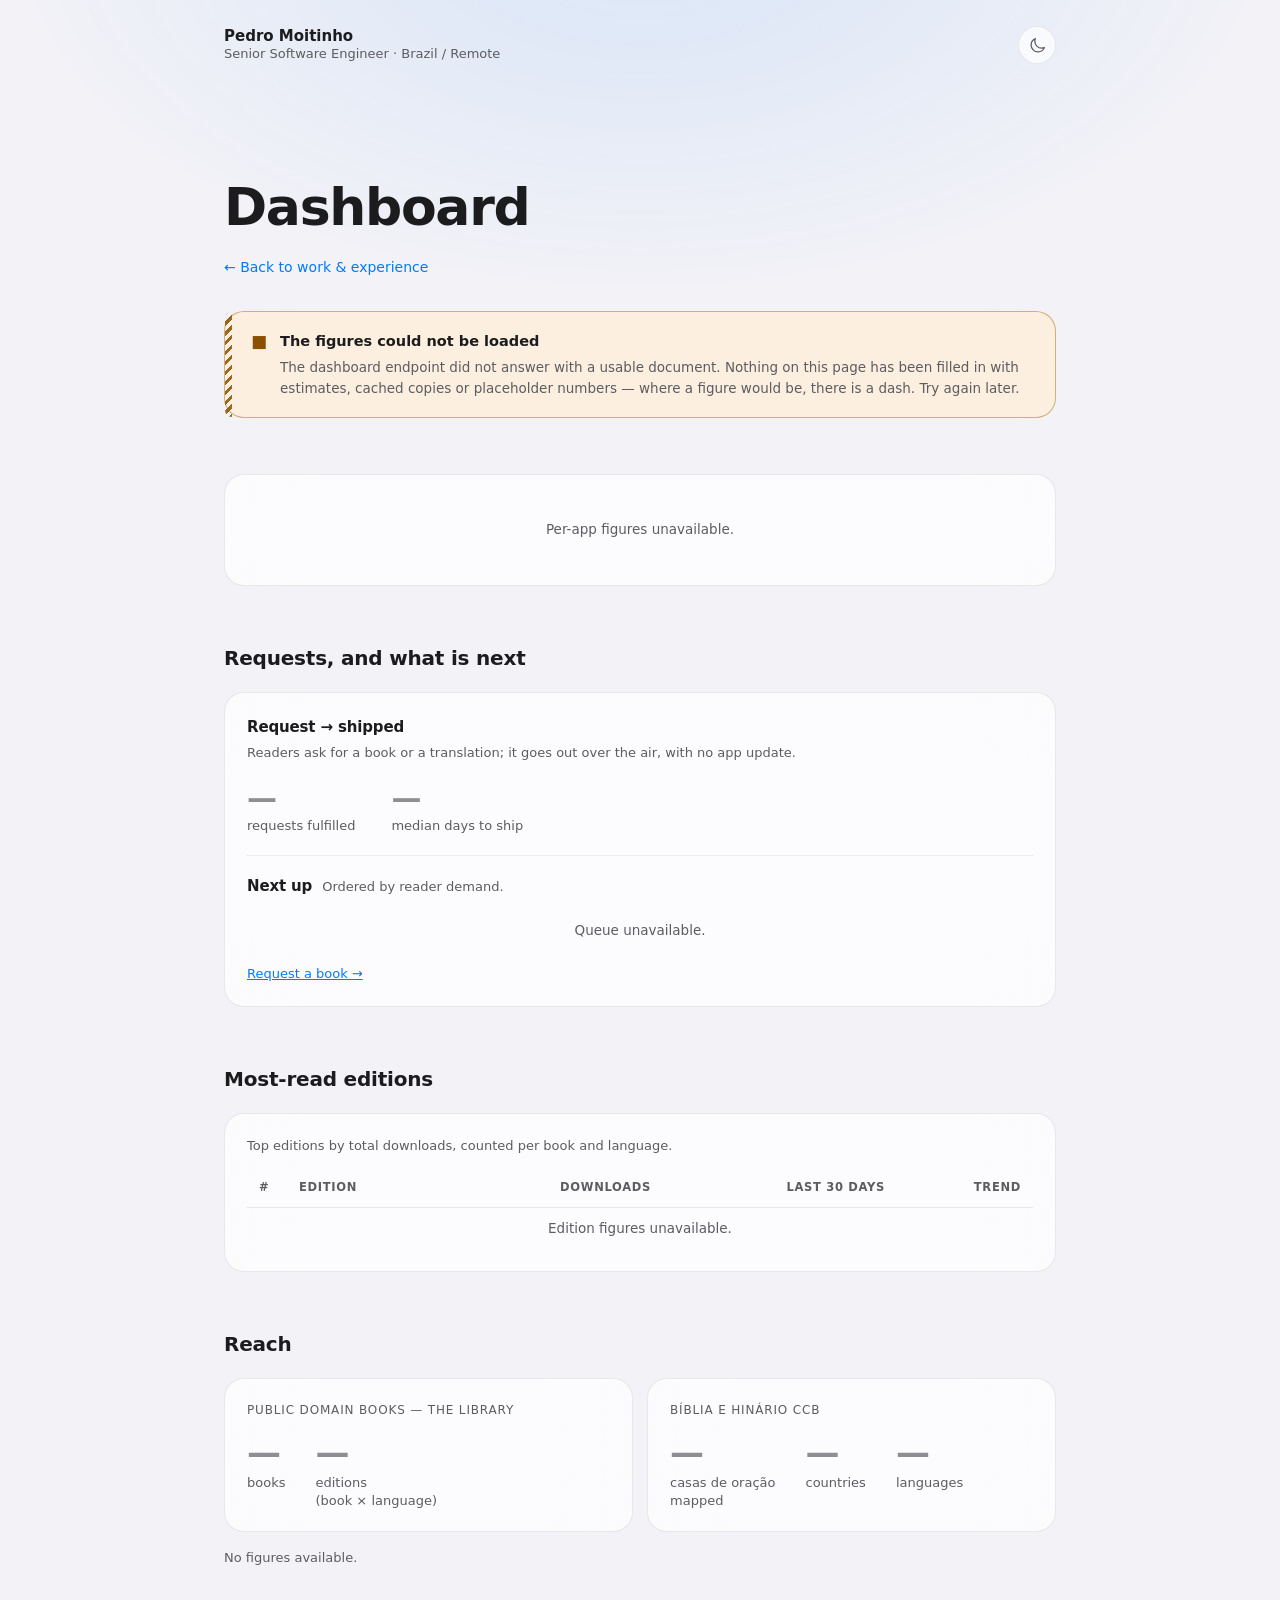
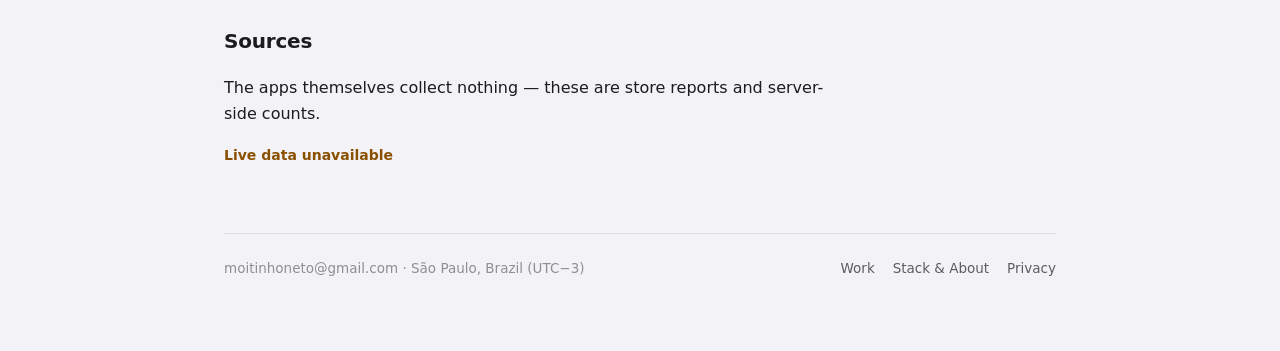
<file: dashboard.html>
<!DOCTYPE html>
<html lang="en">
<head>
<meta charset="UTF-8">
<meta name="viewport" content="width=device-width, initial-scale=1.0">
<meta name="referrer" content="strict-origin-when-cross-origin">
<title>Pedro Moitinho — App Dashboard</title>
<meta name="description" content="A live, dated view of six independently built apps: reach, downloads, editions and releases — with every figure stamped with the date of the data behind it.">
<link rel="stylesheet" href="css/portfolio.css?v=8">
<link rel="stylesheet" href="css/dashboard.css?v=5">
<script>(function(){try{var t=localStorage.getItem('theme');if(t)document.documentElement.setAttribute('data-theme',t);}catch(e){}})();</script>
</head>
<body>
<a href="#main" class="skip-link">Skip to content</a>

<div class="container">

    <header class="site-header">
        <a class="brand" href="index.html">Pedro Moitinho<span>Senior Software Engineer · Brazil / Remote</span></a>
        <button class="theme-toggle" type="button" aria-label="Toggle dark mode" title="Toggle dark mode">
            <svg viewBox="0 0 24 24" fill="none" stroke="currentColor" stroke-width="1.8" aria-hidden="true"><path stroke-linecap="round" stroke-linejoin="round" d="M21.752 15.002A9.72 9.72 0 0118 15.75c-5.385 0-9.75-4.365-9.75-9.75 0-1.33.266-2.597.748-3.752A9.753 9.753 0 003 11.25C3 16.635 7.365 21 12.75 21a9.753 9.753 0 009.002-5.998z"/></svg>
        </button>
    </header>

    <section class="hero">
        <h1>Dashboard</h1>

        <p class="see-all" style="margin-top:18px;"><a href="index.html">← Back to work &amp; experience</a></p>

        <noscript>
            <div class="notice hatched" style="margin-top:22px;">
                <span class="notice-glyph" aria-hidden="true">■</span>
                <div>
                    <div class="notice-title">This page needs JavaScript</div>
                    <div class="notice-body">
                        The figures are fetched live so that each one can be shown with the date of
                        the data behind it. Rather than bake in numbers that would silently go out
                        of date, the page shows nothing at all without JavaScript.
                    </div>
                </div>
            </div>
        </noscript>
    </section>

    <main id="main" aria-busy="true">

        <div class="notice hatched" id="notice" hidden>
            <span class="notice-glyph" aria-hidden="true">■</span>
            <div>
                <div class="notice-title" id="notice-title"></div>
                <div class="notice-body" id="notice-body"></div>
            </div>
        </div>

        <section class="reveal" aria-label="The apps">
            <!-- Section head removed 2026-08-20: the cards say what they are,
                 and the developer-page link was a way off a page about the apps. -->
            <div class="app-grid" id="app-grid"></div>
            <p class="footnote" id="apps-foot"></p>
            <aside class="note-block" id="adoption-note" aria-label="How adoption is measured" hidden></aside>
        </section>

        <section class="reveal" aria-labelledby="pipe-title">
            <div class="section-head">
                <h2 class="section-title" id="pipe-title">Requests, and what is next</h2>
            </div>
            <!-- One panel, not two. These were a `.duo` whose left card held two
                 numbers and its right card a five-row list, so equal-height forced
                 a hole through the middle of the short one — the CSS mitigated it
                 by pushing the figures to the floor and calling the gap breathing
                 room. They are one story anyway: what readers asked for, how fast
                 it went out, and what is next. Told in one column, the record
                 becomes a strip and the queue gets the full width. -->
            <div class="panel requests">
                <div class="panel-title">Request → shipped</div>
                <p class="panel-sub">Readers ask for a book or a translation; it goes out over the air, with no app update.</p>

                <div class="req-record">
                    <div>
                        <div class="pipeline-num tnum" id="req-count">—</div>
                        <div class="pipeline-cap">requests fulfilled</div>
                    </div>
                    <div>
                        <div class="pipeline-num tnum" id="req-days">—</div>
                        <div class="pipeline-cap">median days to ship</div>
                    </div>
                    <p class="metric-asof" id="req-asof"></p>
                </div>

                <div class="req-next-head">
                    <span class="req-next-title">Next up</span>
                    <span class="req-next-sub">Ordered by reader demand.</span>
                </div>
                <ol class="queue" id="queue"></ol>
                <p class="footnote"><a href="bookrequest.html">Request a book →</a></p>
            </div>
        </section>

        <section class="reveal" aria-labelledby="ed-title">
            <div class="section-head">
                <h2 class="section-title" id="ed-title">Most-read editions</h2>
            </div>
            <div class="panel">
                <div class="table-wrap">
                    <table class="editions">
                        <caption id="ed-caption">Top editions by total downloads, counted per book and language.</caption>
                        <thead>
                            <tr>
                                <th scope="col" class="col-rank">#</th>
                                <th scope="col">Edition</th>
                                <th scope="col" class="col-num">Downloads</th>
                                <th scope="col" class="col-num">Last 30 days</th>
                                <th scope="col" class="col-num">Trend</th>
                            </tr>
                        </thead>
                        <tbody id="ed-body">
                            <tr><td colspan="5" class="empty-row">Loading…</td></tr>
                        </tbody>
                    </table>
                </div>
            </div>
            <button type="button" class="btn more-btn" id="ed-more" aria-expanded="false" aria-controls="ed-body" hidden></button>
            <p class="footnote" id="ed-foot"></p>
        </section>

        <section class="reveal" aria-labelledby="cov-title">
            <div class="section-head">
                <h2 class="section-title" id="cov-title">Reach</h2>
            </div>
            <div class="coverage">
                <div class="panel coverage-group">
                    <div class="cov-label">Public Domain Books — the library</div>
                    <div class="cov-figures">
                        <div class="cov-fig">
                            <div class="cov-num tnum" id="cov-books">—</div>
                            <div class="cov-cap">books</div>
                        </div>
                        <div class="cov-fig">
                            <div class="cov-num tnum" id="cov-locales">—</div>
                            <div class="cov-cap">editions<br>(book&nbsp;×&nbsp;language)</div>
                        </div>
                    </div>
                </div>

                <div class="panel coverage-group">
                    <div class="cov-label">Bíblia e Hinário CCB</div>
                    <div class="cov-figures">
                        <div class="cov-fig">
                            <div class="cov-num tnum" id="cov-places">—</div>
                            <div class="cov-cap">casas de oração<br>mapped</div>
                        </div>
                        <div class="cov-fig">
                            <div class="cov-num tnum" id="cov-countries">—</div>
                            <div class="cov-cap">countries</div>
                        </div>
                        <div class="cov-fig">
                            <div class="cov-num tnum" id="cov-languages">—</div>
                            <div class="cov-cap">languages</div>
                        </div>
                    </div>
                </div>
            </div>

            <p class="cov-foot" id="cov-foot">—</p>
        </section>

        <section class="reveal provenance" aria-labelledby="prov-title">
            <div class="section-head">
                <h2 class="section-title" id="prov-title">Sources</h2>
            </div>
            <p class="section-intro prov-claim">
                The apps themselves collect nothing — these are store reports and server-side counts.
            </p>

            <p class="freshness" id="freshness">
                <span class="stamp" id="generated-at">Loading…</span>
            </p>

            <ul class="sources" id="sources" aria-label="Data sources and how fresh each one is"></ul>
        </section>

    </main>

    <footer class="site-footer">
        <span>moitinhoneto@gmail.com · São Paulo, Brazil (UTC−3)</span>
        <span class="footer-links">
            <a href="index.html">Work</a>
            <a href="stack.html">Stack &amp; About</a>
            <a href="privacy.html">Privacy</a>
        </span>
    </footer>

</div>

<script>
    document.documentElement.classList.add('js');

    /* Theme toggle — identical behaviour to index.html and stack.html. */
    (function(){
        var btn = document.querySelector('.theme-toggle');
        function current(){ return document.documentElement.getAttribute('data-theme') || (window.matchMedia('(prefers-color-scheme: dark)').matches ? 'dark' : 'light'); }
        btn && btn.addEventListener('click', function(){
            var next = current() === 'dark' ? 'light' : 'dark';
            document.documentElement.setAttribute('data-theme', next);
            try { localStorage.setItem('theme', next); } catch(e){}
        });
    })();

    (function(){
        // One GET, no parameters, no credentials. Same edge-function pattern as
        // bookrequest.html: read-only, unauthenticated, and it degrades to a
        // stated "unavailable" rather than to invented numbers.
        var DASHBOARD_URL = 'https://pyqvubxmmlksjgbbtgva.supabase.co/functions/v1/dashboard';

        var LANGS = {
            en: 'English', pt: 'Portuguese', es: 'Spanish', fr: 'French', de: 'German',
            it: 'Italian', la: 'Latin', ja: 'Japanese', ko: 'Korean', ru: 'Russian',
            zh: 'Chinese', tr: 'Turkish', el: 'Greek', nl: 'Dutch', pl: 'Polish'
        };

        // Cosmetic only — the payload carries no monogram, and an app id the
        // page has never heard of falls back to initials from its name rather
        // than to a blank tile.
        var MARKS = {
            'ccb': 'CCB', 'library': 'CL', 'meditations': 'M', 'art-of-war': 'AW',
            'the-prince': 'P', 'book-of-five-rings': '5R', 'de-brevitate-vitae': 'SL'
        };
        var MARK_SKIP = { the: 1, of: 1, a: 1, an: 1, on: 1, and: 1, e: 1 };
        function markFor(app) {
            if (MARKS[app.id]) return MARKS[app.id];
            var words = String(app.name || '').split(/[\s–—-]+/).filter(function(w) {
                return w && !MARK_SKIP[w.toLowerCase()];
            });
            return words.slice(0, 2).map(function(w) { return w.charAt(0).toUpperCase(); }).join('') || '?';
        }

        // The App Store artwork, self-hosted. Deliberately a map in the page and
        // not a payload field, on the same test the `bundled` count had to pass
        // and failed: is a stale entry here capable of telling a reader something
        // untrue? No. An id missing from this map draws its monogram, an id
        // present draws a picture, and either way every number on the card is
        // the payload's. `bundled` was a claim about a quantity on screen and so
        // belongs to the producer; a picture is decoration and belongs to the
        // page. Copies of these files live in icons/ precisely so that no
        // visitor's browser has to ask Apple for them.
        var ICONS = {
            'ccb': 'icons/app-ccb.png',
            'library': 'icons/app-classics.png',
            'meditations': 'icons/app-meditations.png',
            'art-of-war': 'icons/app-art-of-war.png',
            'the-prince': 'icons/app-the-prince.png',
            'de-brevitate-vitae': 'icons/app-de-brevitate-vitae.png'
        };

        // Per-app store links, keyed like ICONS above. These are identity,
        // not data: they never drift, which is what separates this from the
        // hardcoded bundled-books list that once advertised an app nobody
        // could download.
        var STORES = {
            'ccb': { ios: 'https://apps.apple.com/app/id6504291938',
                     android: 'https://play.google.com/store/apps/details?id=moitinho.bibleandhymnal' },
            'library': { ios: 'https://apps.apple.com/app/id6787402596' },
            'meditations': { ios: 'https://apps.apple.com/app/id6759670450' },
            'art-of-war': { ios: 'https://apps.apple.com/app/id6768119516' },
            'the-prince': { ios: 'https://apps.apple.com/app/id6777144484' },
            'de-brevitate-vitae': { ios: 'https://apps.apple.com/app/id6759208725' }
        };

        var PLATFORMS = { ios: 'iOS', android: 'Android', web: 'Web' };
        var MONTHS = ['Jan','Feb','Mar','Apr','May','Jun','Jul','Aug','Sep','Oct','Nov','Dec'];

        /* ---------- small helpers ---------- */

        function el(tag, cls, text) {
            var n = document.createElement(tag);
            if (cls) n.className = cls;
            if (text !== undefined && text !== null) n.textContent = String(text);
            return n;
        }
        function num(v) {
            return typeof v === 'number' && isFinite(v) ? v.toLocaleString('en-US') : '—';
        }
        function isDate(s) { return typeof s === 'string' && /^\d{4}-\d{2}-\d{2}$/.test(s); }

        // Date-only strings are parsed by hand: new Date('2026-08-04') is UTC
        // midnight, which renders as the 3rd for anyone west of Greenwich. A
        // dashboard whose whole argument is "the date is part of the number"
        // cannot afford to be off by one.
        function fmtDate(s) {
            if (!isDate(s)) return '—';
            var p = s.split('-');
            return Number(p[2]) + ' ' + MONTHS[Number(p[1]) - 1] + ' ' + p[0];
        }
        function fmtStamp(iso) {
            var d = new Date(iso);
            if (isNaN(d.getTime())) return '—';
            var mm = String(d.getUTCMinutes());
            if (mm.length < 2) mm = '0' + mm;
            return d.getUTCDate() + ' ' + MONTHS[d.getUTCMonth()] + ' ' + d.getUTCFullYear() +
                   ', ' + d.getUTCHours() + ':' + mm + ' UTC';
        }
        function langName(code) {
            if (typeof code !== 'string') return '';
            return LANGS[code] || code.toUpperCase();
        }

        function badge(cls, glyph, text) {
            var b = el('span', 'badge ' + cls);
            if (glyph) { var g = el('span', 'badge-glyph', glyph); g.setAttribute('aria-hidden', 'true'); b.appendChild(g); }
            b.appendChild(document.createTextNode(text));
            return b;
        }

        /* ---------- source freshness ---------- */

        // A source string may name more than one report ("App Store Connect
        // (CCB) + Google Play installs + ..."), because one app can ship on two
        // stores whose reports have different dates, and part of a figure can
        // come from a declared baseline. The number is only as fresh as its
        // oldest input, and it is stale if any input is stale.
        //
        // Match by CONTAINMENT, never by splitting the label on '+'. Two
        // reasons, and the old split failed on both:
        //
        //  * one source is named "App Store Connect (library + single-book
        //    apps)" — a literal '+' inside a name, which splitting cuts in
        //    half so neither fragment matches anything;
        //  * the producers emitted labels that were DESCRIPTIONS rather than
        //    names ("App Store Connect" against a row called "App Store
        //    Connect (CCB)"), so exact equality found nothing. Five of the six
        //    apps resolved no source at all and the sixth resolved half. A
        //    failed lookup renders exactly like a fresh, uncaveated figure,
        //    which is why nobody saw it.
        //
        // The producers now emit real row names and refuse to publish a label
        // with an unmatched part, so containment is exact in practice; it stays
        // tolerant here because the page must not go silent if that slips.
        function resolveSource(sources, label) {
            var text = String(label || '');
            var hits = [];
            sources.forEach(function(s) {
                if (s && typeof s.name === 'string' && s.name && text.indexOf(s.name) !== -1) hits.push(s);
            });
            // Drop a row matched only because a LONGER matched name contains
            // it, so "App Store Connect" could never claim the "App Store
            // Connect (CCB)" half of a label it does not belong to.
            var kept = hits.filter(function(s) {
                return !hits.some(function(o) { return o !== s && o.name.indexOf(s.name) !== -1; });
            });
            var stale = false, oldest = null, notes = [];
            kept.forEach(function(s) {
                if (s.stale === true) stale = true;
                if (isDate(s.as_of) && (oldest === null || s.as_of < oldest)) oldest = s.as_of;
                if (s.note) notes.push(s.note);
            });
            return { stale: stale, as_of: oldest, notes: notes, matched: kept.length };
        }

        function renderSources(sources) {
            var list = document.getElementById('sources');
            list.textContent = '';
            // Stale first. The one source that has stopped updating is the only
            // one a reader needs to act on, and on a phone it should not be the
            // chip they have to scroll to find.
            var ordered = sources.slice().sort(function(a, b) {
                return (b.stale === true) - (a.stale === true);
            });
            ordered.forEach(function(s) {
                var li = el('li', 'source-chip' + (s.stale === true ? ' is-stale hatched' : ''));
                li.appendChild(el('span', 'src-name', s.name));

                var line = el('span', 'src-date');
                line.appendChild(document.createTextNode(
                    (s.stale === true ? 'Last written ' : 'As of ') + fmtDate(s.as_of)));
                li.appendChild(line);

                if (s.stale === true) {
                    var row = el('span');
                    row.style.marginTop = '4px';
                    row.appendChild(badge('badge-stale', '▲', 'Stale'));
                    li.appendChild(row);
                }
                // The note is what the source MEANS, and that is worth reading
                // whether or not the source has stopped updating. It used to
                // render only inside the stale branch, so every note the
                // producers write — first-time downloads only, bundled books
                // undercounted, adoption is an opted-in sample, and now the
                // baseline's provenance — was invisible on a healthy page.
                // ⚠ The per-source prose is gone (Pedro, 2026-08-20: "estamos
                // nos explicando demais"). A chip now carries the three things
                // that are actually load-bearing — WHO produced the number,
                // WHEN it was last written, and WHETHER it has stopped — and
                // nothing else. The notes are still produced and still travel
                // in the payload for anyone who fetches it, and the reasoning
                // lives in GenericBook/docs/DASHBOARD.md.
                //
                // The contract's rule is met by the date and the badge: "a
                // source that is stale says so, in the UI, next to the number".
                // It never required a paragraph.
                list.appendChild(li);
            });
        }

        /* ---------- sparkline ---------- */

        // The line is never the only way to read the series: the readout under
        // it repeats every fact it carries, and the SVG has an aria-label that
        // says the same thing again. Colour carries nothing.
        function sparkline(series, unitLabel) {
            var wrap = el('div', 'spark');
            var vals = series.map(function(p) { return p.value; });
            var W = 300, H = 40, PAD = 3;
            var max = Math.max.apply(null, vals), min = Math.min.apply(null, vals);
            var span = (max - min) || 1;
            var n = vals.length;
            var xAt = function(i) { return n < 2 ? W / 2 : (i / (n - 1)) * W; };
            var yAt = function(v) { return PAD + (1 - (v - min) / span) * (H - PAD * 2); };

            var d = '';
            for (var i = 0; i < n; i++) d += (i ? 'L' : 'M') + xAt(i).toFixed(2) + ' ' + yAt(vals[i]).toFixed(2);

            var svg = document.createElementNS('http://www.w3.org/2000/svg', 'svg');
            svg.setAttribute('viewBox', '0 0 ' + W + ' ' + H);
            svg.setAttribute('preserveAspectRatio', 'none');
            svg.setAttribute('role', 'img');

            var first = series[0], last = series[n - 1];
            var peak = series[vals.indexOf(max)];
            svg.setAttribute('aria-label',
                unitLabel + ' from ' + fmtDate(first.date) + ' to ' + fmtDate(last.date) +
                '. Low ' + num(min) + ', high ' + num(max) + ' on ' + fmtDate(peak.date) +
                ', latest ' + num(last.value) + '.');

            function node(name, attrs, cls) {
                var e = document.createElementNS('http://www.w3.org/2000/svg', name);
                for (var k in attrs) e.setAttribute(k, attrs[k]);
                if (cls) e.setAttribute('class', cls);
                e.setAttribute('vector-effect', 'non-scaling-stroke');
                return e;
            }

            svg.appendChild(node('path', { d: d + 'L' + W + ' ' + H + 'L0 ' + H + 'Z' }, 'spark-area'));
            svg.appendChild(node('line', { x1: 0, y1: H, x2: W, y2: H }, 'spark-base'));
            svg.appendChild(node('path', { d: d }, 'spark-line'));
            svg.appendChild(node('line', {
                x1: xAt(n - 1), y1: yAt(last.value), x2: xAt(n - 1), y2: H
            }, 'spark-tick'));
            wrap.appendChild(svg);

            var read = el('div', 'spark-read');
            function pair(label, value) {
                var s = el('span');
                s.appendChild(document.createTextNode(label + ' '));
                s.appendChild(el('b', 'tnum', value));
                return s;
            }
            read.appendChild(el('span', null, unitLabel));
            read.appendChild(pair('low', num(min)));
            read.appendChild(pair('high', num(max)));
            read.appendChild(pair('latest', num(last.value)));
            wrap.appendChild(read);
            return wrap;
        }

        /* ---------- app cards ---------- */

        function versionRow(v) {
            var row = el('div', 'app-version');
            var states = {
                live:      { cls: 'badge-live',   glyph: '●', text: 'Live' },
                in_review: { cls: 'badge-review', glyph: '◐', text: 'In review' },
                preparing: { cls: 'badge',        glyph: '○', text: 'Preparing' }
            };
            var s = states[v.state] || { cls: 'badge', glyph: '○', text: String(v.state || 'unknown') };
            row.appendChild(badge(s.cls, s.glyph, s.text));
            row.appendChild(el('span', 'ver', 'v' + v.version));

            if (v.state === 'live' && isDate(v.released_on)) {
                row.appendChild(el('span', null, 'released ' + fmtDate(v.released_on)));
            } else if (v.state === 'in_review') {
                row.appendChild(el('span', null, 'not released yet'));
            }

            // ONE line below the badges, always, whichever of the two fills
            // it. `adoptionBar` returns a bar exactly when `suppressedPhrase`
            // returns nothing and the other way round — they are keyed on the
            // same two fields — so the card never wants both and never wants
            // neither.
            //
            // This used to append the foot's spacer unconditionally, so a card
            // WITH a bar got a third flex line holding an empty span. It
            // measured 0px tall and still took its row gap, which made the
            // version block 87px on CCB against 73px everywhere else and
            // pushed CCB's whole footer 14px up. Every card is the same height,
            // so the misalignment was invisible as a height bug and showed up
            // only as rows that would not line up across the grid.
            //
            // The suppressed case costs one short phrase on the line the card
            // already had. At 5–10 opted-in devices a day the book apps may
            // never clear the floor, so a dedicated slot would sit empty on
            // five of six cards forever; the section note below the grid does
            // the explaining, once.
            var bar = adoptionBar(v);
            var note = suppressedPhrase(v);
            row.appendChild(el('span', 'spacer'));
            var foot = el('span', 'ver-foot');
            if (bar) {
                foot.appendChild(bar);
            } else if (note) {
                var g = el('span', 'ver-foot-glyph', note.glyph);
                g.setAttribute('aria-hidden', 'true');
                foot.appendChild(g);
                foot.appendChild(document.createTextNode(note.text));
            }
            // The card already dates itself above the sparkline. Repeating the
            // date here was a second timestamp on the same card for a slightly
            // different day — accurate and not worth the line (Pedro,
            // 2026-08-20, taking the small inconsistency knowingly).
            row.appendChild(foot);
            return row;
        }

        // Published only. A share that is published always carries its
        // denominator, because a share without its sample size is not a
        // measurement. A share that is NOT published deliberately does not:
        // "8 devices" printed beside "6,120 downloads" reads as "this app has
        // eight users", which is false and badly understates it. The sample
        // counts only owners who opted into Apple's analytics sharing.
        function adoptionBar(v) {
            var pct = (typeof v.adoption_pct === 'number' && isFinite(v.adoption_pct))
                ? Math.max(0, Math.min(100, v.adoption_pct)) : null;
            if (pct === null || v.suppressed_reason) return null;

            var devices = (typeof v.sample_devices === 'number' && isFinite(v.sample_devices))
                ? v.sample_devices : null;
            var a = el('div', 'adoption');
            var track = el('div', 'adoption-track');
            var fill = el('div', 'adoption-fill');
            fill.style.width = pct + '%';
            track.appendChild(fill);
            track.setAttribute('role', 'img');
            track.setAttribute('aria-label',
                pct.toFixed(1) + ' per cent of ' + (devices === null ? 'the sampled devices' : num(devices) +
                ' sampled iOS devices') + ' are on version ' + v.version + '.');
            a.appendChild(el('span', 'tnum', pct.toFixed(1) + '%'));
            a.appendChild(track);
            a.appendChild(el('span', 'adoption-denom',
                devices === null ? 'on this version' : 'of ' + num(devices) + ' sampled iOS devices'));
            return a;
        }

        // One line, not the old four paragraphs. The clause that has to survive
        // any rewording is "not a count of readers": it is what stops a device
        // sample read next to a download total from being taken as a user count.
        // The wording branches because the page must not assert that nothing is
        // published while a card is publishing a share — CCB clears the floor
        // whenever its sessions feed covers the shipped version.
        function renderAdoptionExplainer(apps) {
            var box = document.getElementById('adoption-note');
            box.textContent = '';

            var published = apps.filter(function(a) { return adoptionBar(a.latest_version || {}) !== null; }).length;
            var p = el('p', 'note-body-text');
            if (published === 0) {
                // WHY the shares are withheld is not one fact. "Too small" is
                // true of the five book apps (5-11 devices); it is false of
                // CCB, whose sample is ~170 and whose share is withheld
                // because the version is too new for the report to have seen
                // a full day of it. Asserting the small-sample reason over
                // both would be a plain untruth about the bigger app, so the
                // sentence is built from the reasons actually present.
                var reasons = {};
                apps.forEach(function(a) {
                    var r = (a.latest_version || {}).suppressed_reason;
                    if (r) { reasons[r] = true; }
                });
                var why = reasons['sample_too_small'] && reasons['not_measured']
                    ? 'is too small to carry a percentage on most of these apps, and has not had a full day on the version the rest just shipped'
                    : reasons['not_measured']
                        ? 'has not had a full day on the versions now shipping'
                        : 'is too small on these apps to carry a percentage';
                p.appendChild(document.createTextNode(
                    'No adoption share is published here: the iOS-only, opt-in device sample behind it ' +
                    why + ' — and it is '));
            } else {
                p.appendChild(document.createTextNode(
                    'Adoption is an iOS-only, opt-in device sample, published with its denominator only where it is ' +
                    'large enough to carry a percentage and withheld where it is not — and it is '));
            }
            p.appendChild(el('strong', null, 'not a count of readers'));
            p.appendChild(document.createTextNode('.'));
            box.appendChild(p);
            box.hidden = false;
        }

        // Two suppressed states, two different facts, kept apart by wording and
        // by glyph — and neither of them prints the device count.
        function suppressedPhrase(v) {
            if (typeof v.adoption_pct === 'number' && isFinite(v.adoption_pct) && !v.suppressed_reason) return null;
            if (v.suppressed_reason === 'not_measured') {
                return { glyph: '○', text: 'Adoption not measured yet' };
            }
            // sample_too_small, and anything else that arrives without a share:
            // a report that could not see a version has not measured 0% of it.
            return { glyph: '⊘', text: 'Adoption not reported' };
        }

        function appCard(app, sources) {
            var card = el('div', 'panel app-card');

            var head = el('div', 'app-head');
            // The monogram is always built, and stays in the tile underneath the
            // artwork. An app id with no icon — a new one, or one still in
            // review — keeps its initials, and so does one whose file 404s.
            var mark = el('div', 'app-mark', markFor(app));
            mark.setAttribute('data-app', app.id);
            mark.setAttribute('aria-hidden', 'true');
            if (ICONS[app.id]) {
                var art = document.createElement('img');
                art.alt = '';
                art.width = 40;
                art.height = 40;
                art.loading = 'lazy';
                art.decoding = 'async';
                art.addEventListener('error', function() {
                    mark.classList.remove('has-art');
                    art.remove();
                });
                art.src = ICONS[app.id];
                mark.classList.add('has-art');
                mark.appendChild(art);
            }
            head.appendChild(mark);

            var titles = el('div');
            titles.appendChild(el('div', 'app-name', app.name));
            var platRow = el('div', 'app-platforms');
            var stores = STORES[app.id] || {};
            (app.platforms || []).forEach(function(pf, n) {
                if (n) platRow.appendChild(document.createTextNode(' · '));
                var name = PLATFORMS[pf] || pf;
                if (stores[pf]) {
                    var a = el('a', 'store-link', name);
                    a.href = stores[pf];
                    a.target = '_blank';
                    a.rel = 'noopener';
                    a.setAttribute('aria-label', 'Open ' + app.name + ' on ' +
                        (pf === 'ios' ? 'the App Store' : 'Google Play'));
                    platRow.appendChild(a);
                } else {
                    platRow.appendChild(document.createTextNode(name));
                }
            });
            titles.appendChild(platRow);
            head.appendChild(titles);
            card.appendChild(head);

            var dl = app.downloads_total || {};
            var src = resolveSource(sources, dl.source);
            // v1.1 puts an explicit `stale` on the total, and the producer
            // resolves the cross-store rule too. Either half saying stale is
            // enough — the two can only ever disagree towards optimism, and
            // this page does not round in that direction.
            var isStale = dl.stale === true || src.stale;
            // ⚠ The date is the payload's, full stop (fixed 2026-08-20).
            // This used to defer to the OLDEST contributing source, mirroring
            // v1.1's oldest-wins rule. Once the producer stopped truncating
            // the cross-store total, that second-guessing pulled the CCB card
            // back to 4 Aug — the day the Play feed died — and misdated the
            // 97% of the figure that runs to 18 Aug.
            //
            // The producer already decides this, and it is the only half that
            // knows what it summed. A staleness signal is not a date: `isStale`
            // above still inherits from any contributing source, and the badge
            // beside the number carries it. Freshness and completeness are two
            // axes, and collapsing them is what made the date wrong.
            var asOf = dl.as_of;

            var metric = el('div', 'metric' + (isStale ? ' is-stale' : ''));
            // The stale mark sits BESIDE the figure, not in the row under it
            // (Pedro, 2026-08-20). It is not decoration here: the producer
            // stopped truncating the cross-store total to the last day both
            // stores covered, and this badge is what replaced that truncation.
            // Adjacency is the whole mechanism — a caveat a line below can be
            // read as being about the date; one against the number is about
            // the number.
            var valueRow = el('div', 'metric-value-row');
            valueRow.appendChild(el('div', 'metric-value tnum', num(dl.value)));
            if (isStale) valueRow.appendChild(badge('badge-stale', '▲', 'Stale'));
            metric.appendChild(valueRow);
            // v1.2: the producer states the app's launch date and the page
            // renders it. This used to read "downloads, lifetime", which was
            // false for CCB by about nineteen months — Apple's analytics floor
            // is the start of 2026 and that app shipped in mid-2024. "Since"
            // is a claim the payload can actually support; "lifetime" was not.
            // No `since`, no claim: the label degrades to the bare noun rather
            // than inventing a left edge.
            // ⚠ "App Store downloads", not "downloads" (v1.3, 2026-08-20).
            // The figure counts ONE store. CCB is on two and the card says so
            // in its platform line, so a bare "downloads" beside "iOS +
            // Android" would be read as covering both. Two words in the label
            // is the cheapest way to keep that honest — and it is what made
            // dropping the source name from the row below safe.
            // Name the stores the figure actually counts. Five of the six
            // apps are iOS-only, so "App Store downloads" is exact for them;
            // CCB ships on both and its number includes both, so saying only
            // "App Store" would understate it and saying only "downloads"
            // beside a platform line reading "iOS + Android" would leave the
            // reader to guess. Derived from `platforms` so it cannot drift
            // from what the producer summed.
            var plats = Array.isArray(app.platforms) ? app.platforms : [];
            var storeLabel = plats.indexOf('android') >= 0
                ? 'App Store and Play Store downloads' : 'App Store downloads';
            // "since <launch date>" dropped 2026-08-20: every figure here
            // counts from the app's own launch, so the date was the same claim
            // repeated six times. `since` stays in the payload — it is what
            // makes the claim true and it is what the producer checks against.
            metric.appendChild(el('div', 'metric-label', storeLabel));

            var asOfRow = el('div', 'metric-asof');
            // The source name used to be joined on here. Pedro, 2026-08-20: he
            // knows where these come from, and the Sources section at the foot
            // states every one in full — on the card it was a long string
            // competing with the number it belonged to. The DATE stays:
            // freshness is what changes day to day.
            asOfRow.appendChild(document.createTextNode('as of ' + fmtDate(asOf)));

            metric.appendChild(asOfRow);

            // v1.2: a figure part of which is a hand-entered constant has to
            // say so where the figure is, not only in the chips at the foot.
            // Everything here comes out of the payload's own fields, so the
            // page cannot drift from what the producer actually did.
            // ⚠ REMOVED 2026-08-20 (Pedro): the baseline prose and the joined
            // source notes used to render HERE as well as in the Sources chips
            // at the foot. Two copies of the same paragraphs, and on a card the
            // long one buried the number it was explaining — "apenas noise que
            // me atrapalham a ter uma boa visualização".
            //
            // The contract is still met and that is why this was safe to cut:
            // docs/DASHBOARD.md requires every source to declare its freshness
            // and the baseline to declare itself in `sources[]`, and the foot of
            // this page renders all of it, in full, off the same payload. What
            // stays on the card is the one-line `as of <date> · <source>` above
            // — compact provenance, not a paragraph.
            //
            // Do NOT restore these blocks as a "missing caveat" bug: the caveat
            // is not missing, it is one scroll down and stated once.
            card.appendChild(metric);

            if (Array.isArray(app.downloads_30d_series) && app.downloads_30d_series.length) {
                // Every card reads "Last 30 days". The metric label directly
                // above already names the store(s), so repeating it here was
                // noise (Pedro, 2026-08-20).
                //
                // ⚠ On CCB the total counts two stores and this series counts
                // one, so the label no longer states that difference. Pedro
                // took the trade knowingly. The Sources section still carries
                // it, and the real fix is under way: the Play Console clearly
                // HAS daily installs past the date our export stops at, so the
                // gap is in how we fetch them, not in what Google has.
                card.appendChild(sparkline(app.downloads_30d_series, 'Last 30 days'));
            }
            if (app.latest_version) card.appendChild(versionRow(app.latest_version));
            return card;
        }

        /* ---------- editions ---------- */

        function trendCell(pct) {
            var t;
            if (typeof pct !== 'number' || !isFinite(pct)) {
                t = el('span', 'trend trend-none');
                var dash = el('span', 'arrow', '–'); dash.setAttribute('aria-hidden', 'true');
                t.appendChild(dash);
                t.appendChild(el('span', null, 'no baseline'));
                return t;
            }
            var up = pct > 0.05, down = pct < -0.05;
            t = el('span', 'trend ' + (up ? 'trend-up' : down ? 'trend-down' : 'trend-flat'));
            var arrow = el('span', 'arrow', up ? '▲' : down ? '▼' : '▬');
            arrow.setAttribute('aria-hidden', 'true');
            t.appendChild(arrow);
            t.appendChild(el('span', 'tnum', (pct > 0 ? '+' : '') + pct.toFixed(1) + '%'));
            return t;
        }

        // Below 620px every row becomes its own card, and 25 of them is a very
        // long scroll between two sections. The tail is folded behind a button
        // there and only there; on desktop the table shows all 25 outright.
        var COLLAPSE_AFTER = 10;

        function wireEditionsDisclosure(total) {
            var table = document.querySelector('table.editions');
            var btn = document.getElementById('ed-more');
            if (total <= COLLAPSE_AFTER) { btn.hidden = true; table.classList.remove('is-collapsed'); return; }
            table.classList.add('is-collapsed');
            btn.hidden = false;
            btn.textContent = 'Show all ' + total + ' editions';
            btn.setAttribute('aria-expanded', 'false');
            btn.onclick = function() {
                table.classList.remove('is-collapsed');
                btn.setAttribute('aria-expanded', 'true');
                btn.hidden = true;
            };
        }

        function renderEditions(editions) {
            var body = document.getElementById('ed-body');
            body.textContent = '';
            if (!editions.length) {
                var er = el('tr');
                var ec = el('td', 'empty-row', 'No editions reported.');
                ec.setAttribute('colspan', '5');
                er.appendChild(ec);
                body.appendChild(er);
                return false;
            }

            var top = editions[0].downloads_total || 1;
            var anyBundled = false;

            editions.forEach(function(e, i) {
                var tr = el('tr', i >= COLLAPSE_AFTER ? 'ed-extra' : null);

                var rank = el('td', 'col-rank tnum', i + 1);
                tr.appendChild(rank);

                var title = el('td', 'col-title');
                title.appendChild(el('div', 'ed-title', e.book + ' · ' + langName(e.language)));
                if (e.bundled === true) {
                    anyBundled = true;
                    var sub = el('div', 'ed-sub');
                    var mark = el('span', 'bundled', '† undercounted');
                    sub.appendChild(mark);
                    title.appendChild(sub);
                }
                tr.appendChild(title);

                var total = el('td', 'col-num tnum');
                total.setAttribute('data-label', 'Downloads');
                total.appendChild(el('span', null, num(e.downloads_total)));
                var bar = el('span', 'bar');
                var fill = el('i');
                fill.style.width = Math.max(2, Math.round((e.downloads_total / top) * 100)) + '%';
                bar.appendChild(fill);
                bar.setAttribute('aria-hidden', 'true');
                total.appendChild(bar);
                tr.appendChild(total);

                var d30 = el('td', 'col-num tnum', num(e.downloads_30d));
                d30.setAttribute('data-label', 'Last 30 days');
                tr.appendChild(d30);

                var tcell = el('td', 'col-num');
                tcell.setAttribute('data-label', 'Trend');
                tcell.appendChild(trendCell(e.trend_pct));
                tr.appendChild(tcell);

                body.appendChild(tr);
            });
            return anyBundled;
        }

        /* ---------- upcoming ---------- */

        function renderQueue(upcoming) {
            var list = document.getElementById('queue');
            list.textContent = '';
            if (!upcoming.length) {
                list.appendChild(el('li', null, 'Nothing queued right now.'));
                return;
            }
            upcoming.forEach(function(u) {
                var li = el('li');
                var r = el('span', 'q-rank tnum', u.rank);
                r.setAttribute('aria-hidden', 'true');
                li.appendChild(r);
                var box = el('div');
                box.appendChild(el('div', 'q-title', u.title));
                var meta = [u.author, langName(u.language)].filter(Boolean).join(' · ');
                if (meta) box.appendChild(el('div', 'q-meta', meta));
                li.appendChild(box);
                list.appendChild(li);
            });
        }

        /* ---------- validation ---------- */

        // Deliberately strict. A payload that only half-matches the contract is
        // rejected outright, because a half-rendered dashboard that still looks
        // confident is exactly the failure this page exists to avoid.
        function isValid(p) {
            if (!p || typeof p !== 'object') return false;
            if (typeof p.generated_at !== 'string' || isNaN(new Date(p.generated_at).getTime())) return false;
            if (!p.coverage || typeof p.coverage !== 'object') return false;
            var covKeys = ['apps', 'books', 'book_locales', 'ccb_places', 'ccb_countries', 'ccb_languages'];
            for (var i = 0; i < covKeys.length; i++) {
                if (typeof p.coverage[covKeys[i]] !== 'number') return false;
            }
            if (!isDate(p.coverage.as_of) || !isDate(p.editions_as_of)) return false;
            if (!Array.isArray(p.apps) || !Array.isArray(p.editions) ||
                !Array.isArray(p.upcoming) || !Array.isArray(p.sources)) return false;
            if (!p.requests || typeof p.requests !== 'object') return false;
            return p.apps.every(function(a) {
                return a && typeof a.id === 'string' && typeof a.name === 'string' &&
                       a.downloads_total && typeof a.downloads_total === 'object';
            }) && p.sources.every(function(s) {
                return s && typeof s.name === 'string';
            });
        }

        /* ---------- render ---------- */

        function setText(id, value) { document.getElementById(id).textContent = value; }

        function showNotice(title, body) {
            setText('notice-title', title);
            setText('notice-body', body);
            document.getElementById('notice').hidden = false;
        }

        function renderUnavailable(reason) {
            document.body.classList.add('is-placeholder');
            document.getElementById('main').setAttribute('aria-busy', 'false');

            var f = document.getElementById('freshness');
            f.className = 'freshness is-error';
            setText('generated-at', 'Live data unavailable');
            document.getElementById('sources').textContent = '';

            showNotice(
                'The figures could not be loaded',
                reason + ' Nothing on this page has been filled in with estimates, cached copies or ' +
                'placeholder numbers — where a figure would be, there is a dash. Try again later.'
            );

            ['cov-books', 'cov-locales', 'cov-places', 'cov-countries', 'cov-languages',
             'req-count', 'req-days'].forEach(function(id) { setText(id, '—'); });
            setText('cov-foot', 'No figures available.');
            setText('req-asof', '');

            document.getElementById('adoption-note').hidden = true;
            document.getElementById('app-grid').textContent = '';
            var card = el('div', 'panel');
            card.style.gridColumn = '1 / -1';
            card.appendChild(el('div', 'empty-row', 'Per-app figures unavailable.'));
            document.getElementById('app-grid').appendChild(card);

            document.getElementById('ed-more').hidden = true;
            var body = document.getElementById('ed-body');
            body.textContent = '';
            var tr = el('tr');
            var td = el('td', 'empty-row', 'Edition figures unavailable.');
            td.setAttribute('colspan', '5');
            tr.appendChild(td);
            body.appendChild(tr);

            var q = document.getElementById('queue');
            q.textContent = '';
            q.appendChild(el('li', 'empty-row', 'Queue unavailable.'));
        }

        function render(p) {
            var main = document.getElementById('main');

            setText('generated-at', 'Data generated ' + fmtStamp(p.generated_at));
            var ageHours = (Date.now() - new Date(p.generated_at).getTime()) / 3600000;
            var f = document.getElementById('freshness');
            if (ageHours > 36) {
                var days = Math.floor(ageHours / 24);
                f.className = 'freshness is-warn';
                f.appendChild(badge('badge-stale', '▲', 'Not refreshed'));
                showNotice(
                    'This page has not refreshed today',
                    'The last successful run was ' + days + (days === 1 ? ' day' : ' days') + ' ago. Everything ' +
                    'below is that run’s data, shown with its own dates — it has not been topped up or estimated.'
                );
            } else {
                f.className = 'freshness';
            }

            renderSources(p.sources);

            var c = p.coverage;
            setText('cov-books', num(c.books));
            setText('cov-locales', num(c.book_locales));
            setText('cov-places', num(c.ccb_places));
            setText('cov-countries', num(c.ccb_countries));
            setText('cov-languages', num(c.ccb_languages));
            setText('cov-foot', 'Across ' + num(c.apps) + ' apps · counted from the shipped catalogue and the ' +
                                'places file, as of ' + fmtDate(c.as_of) + '.');

            var grid = document.getElementById('app-grid');
            grid.textContent = '';
            p.apps.forEach(function(a) { grid.appendChild(appCard(a, p.sources)); });

            var staleApps = p.apps.filter(function(a) {
                var d = a.downloads_total || {};
                return d.stale === true || resolveSource(p.sources, d.source).stale;
            });
            setText('apps-foot', staleApps.length
                ? 'Marked figures are drawn from a report that has stopped updating; they are shown at the ' +
                  'last date the source actually wrote, not brought forward.'
                : 'Every figure above is from a source that is still updating.');
            renderAdoptionExplainer(p.apps);

            var edTotal = p.editions.length;
            var edCount = edTotal === 1 ? 'The single edition' : 'Top ' + edTotal;
            var anyBundled = renderEditions(p.editions);
            wireEditionsDisclosure(edTotal);
            // One count, one phrase, used by both the caption and the disclosure
            // button, so the two can never disagree about how many rows exist.
            setText('ed-caption', edCount + ' editions by total downloads, counted per book and language, from ' +
                                  (p.editions_source || 'server-side request counts') +
                                  ' as of ' + fmtDate(p.editions_as_of) + '.');
            // The footnote used to hardcode four titles and it named one — The
            // Book of Five Rings — that has a target in the repo but is NOT on
            // the App Store, so the page advertised a product nobody can get.
            // docs/DASHBOARD.md: `editions[].bundled` is the producer's answer
            // and "the page must not keep its own list". So derive the names.
            //
            // The old reason was wrong too. These books do not "ship inside
            // their own apps" — they are bundled into the Classics library
            // app. The undercount is PLATFORM SKEW, not a missing half: iOS
            // carries every language of them on the device, so an iOS reader
            // never fetches one, while Android bundles nothing and pulls
            // everything from the CDN. Their counts are therefore close to
            // Android-only, which is why they are not comparable
            // like-for-like with an on-demand book — and why saying "a floor"
            // and stopping there implied a tidy missing 50%.
            var bundledTitles = [];
            (p.editions || []).forEach(function(e) {
                if (e.bundled && bundledTitles.indexOf(e.book) === -1) { bundledTitles.push(e.book); }
            });
            var titleList = bundledTitles.length > 1
                ? bundledTitles.slice(0, -1).join(', ') + ' and ' + bundledTitles[bundledTitles.length - 1]
                : bundledTitles[0];
            setText('ed-foot', anyBundled && bundledTitles.length
                ? '† Marked editions (' + titleList + ') are also bundled inside the Classics library app, so readers on iOS ' +
                  'already have the text and never download it. These counts come almost entirely from Android, ' +
                  'which bundles nothing — so they are a floor, and they do not compare like-for-like with a ' +
                  'book that every platform downloads.'
                : '');

            var r = p.requests || {};
            setText('req-count', num(r.fulfilled_count));
            setText('req-days', num(r.median_days_to_ship));
            setText('req-asof', 'as of ' + fmtDate(r.as_of));

            renderQueue(p.upcoming);

            main.setAttribute('aria-busy', 'false');
        }

        function load() {
            return fetch(DASHBOARD_URL, { headers: { 'Accept': 'application/json' } })
                .then(function(res) {
                    if (!res.ok) throw new Error('HTTP ' + res.status);
                    return res.json();
                })
                .then(function(payload) {
                    if (!isValid(payload)) throw new Error('payload did not match the contract');
                    render(payload);
                })
                .catch(function() {
                    renderUnavailable('The dashboard endpoint did not answer with a usable document.');
                });
        }

        load();
    })();

    /* Scroll reveal — same as the rest of the site. */
    (function(){
        var els = document.querySelectorAll('.reveal');
        if ('IntersectionObserver' in window) {
            var io = new IntersectionObserver(function(entries){
                entries.forEach(function(e){ if (e.isIntersecting){ e.target.classList.add('visible'); io.unobserve(e.target); } });
            }, { rootMargin: '0px 0px -8% 0px', threshold: 0.05 });
            els.forEach(function(el){ io.observe(el); });
        } else { els.forEach(function(el){ el.classList.add('visible'); }); }
    })();
</script>

</body>
</html>
</file>
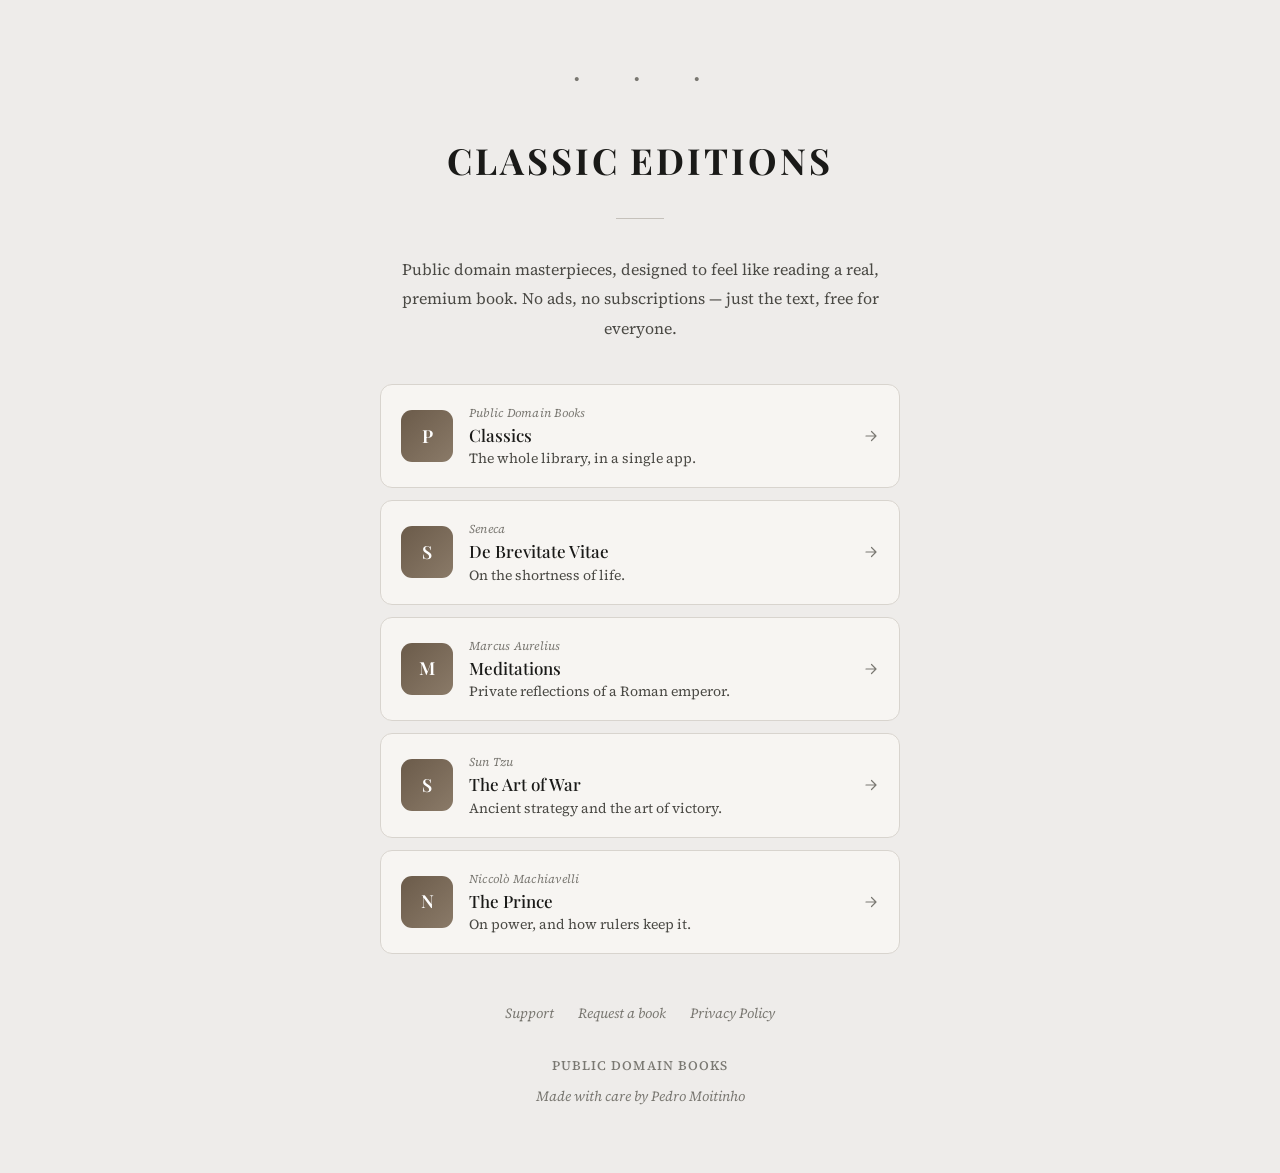
<file: marketing.html>
<!DOCTYPE html>
<html lang="en">
<head>
    <meta charset="UTF-8">
    <meta name="viewport" content="width=device-width, initial-scale=1.0">
    <title>Classic Editions — Public Domain Books</title>
    <link rel="preconnect" href="https://fonts.googleapis.com">
    <link rel="preconnect" href="https://fonts.gstatic.com" crossorigin>
    <link href="https://fonts.googleapis.com/css2?family=Playfair+Display:ital,wght@0,400;0,500;0,600;0,700;1,400;1,500&family=Source+Serif+4:ital,opsz,wght@0,8..60,300;0,8..60,400;0,8..60,500;1,8..60,300;1,8..60,400&display=swap" rel="stylesheet">
    <style>
        :root {
            --bg: #eeecea;
            --fg: #1a1a18;
            --fg-secondary: #4a4944;
            --fg-tertiary: #7a7872;
            --divider: #c5c1bb;
            --card-bg: #f7f5f2;
            --card-border: #d8d4ce;
            --card-hover-shadow: 0 2px 8px rgba(0,0,0,0.05), 0 6px 24px rgba(0,0,0,0.06);
            --btn-bg: #1a1a18;
            --btn-fg: #eeecea;
            --btn-hover: #333330;
            --max-width: 520px;
        }

        @media (prefers-color-scheme: dark) {
            :root {
                --bg: #5a5856;
                --fg: #f2f0ec;
                --fg-secondary: #d5d2cc;
                --fg-tertiary: #b0ada7;
                --divider: #706d68;
                --card-bg: #4a4845;
                --card-border: #635f5b;
                --card-hover-shadow: 0 2px 8px rgba(0,0,0,0.15), 0 6px 24px rgba(0,0,0,0.2);
                --btn-bg: #f2f0ec;
                --btn-fg: #3a3836;
                --btn-hover: #e0ddd8;
            }
        }

        * { margin: 0; padding: 0; box-sizing: border-box; }

        body {
            font-family: 'Source Serif 4', Georgia, serif;
            background: var(--bg);
            color: var(--fg);
            line-height: 1.7;
            font-size: 16px;
            -webkit-font-smoothing: antialiased;
            min-height: 100dvh;
            display: flex;
            align-items: center;
            justify-content: center;
            padding: 64px 28px;
        }

        .page {
            max-width: var(--max-width);
            width: 100%;
        }

        @keyframes fadeUp {
            from { opacity: 0; transform: translateY(16px); }
            to { opacity: 1; transform: translateY(0); }
        }

        @keyframes fadeIn {
            from { opacity: 0; }
            to { opacity: 1; }
        }

        .ornament {
            text-align: center;
            color: var(--fg-tertiary);
            font-size: 18px;
            letter-spacing: 0.4em;
            margin-bottom: 44px;
            opacity: 0;
            animation: fadeIn 1s ease 0.2s forwards;
        }

        h1 {
            font-family: 'Playfair Display', Georgia, serif;
            font-size: clamp(28px, 6vw, 36px);
            font-weight: 700;
            line-height: 1.2;
            letter-spacing: 0.08em;
            text-transform: uppercase;
            text-align: center;
            color: var(--fg);
            opacity: 0;
            animation: fadeUp 0.8s cubic-bezier(0.16, 1, 0.3, 1) 0.3s forwards;
        }

        .divider {
            width: 48px;
            height: 1px;
            background: var(--divider);
            margin: 36px auto;
            opacity: 0;
            animation: fadeIn 0.8s ease 0.5s forwards;
        }

        .body-text {
            font-size: 16px;
            font-weight: 400;
            line-height: 1.85;
            color: var(--fg-secondary);
            text-align: center;
            opacity: 0;
            animation: fadeUp 0.8s cubic-bezier(0.16, 1, 0.3, 1) 0.65s forwards;
        }

        /* --- Book list --- */
        .book-list {
            display: flex;
            flex-direction: column;
            gap: 12px;
            margin-top: 40px;
        }

        .book-card {
            display: flex;
            align-items: center;
            gap: 16px;
            padding: 18px 20px;
            background: var(--card-bg);
            border: 1px solid var(--card-border);
            border-radius: 12px;
            text-decoration: none;
            color: inherit;
            transition: all 0.3s cubic-bezier(0.16, 1, 0.3, 1);
            opacity: 0;
            animation: fadeUp 0.7s cubic-bezier(0.16, 1, 0.3, 1) forwards;
        }

        a.book-card:hover {
            border-color: transparent;
            box-shadow: var(--card-hover-shadow);
            transform: translateY(-2px);
        }

        .book-card.coming-soon {
            cursor: default;
        }

        .book-icon {
            width: 52px;
            height: 52px;
            border-radius: 11px;
            flex-shrink: 0;
            overflow: hidden;
            background: var(--divider);
        }

        .book-icon img {
            width: 100%;
            height: 100%;
            object-fit: cover;
            display: block;
        }

        .book-icon-fallback {
            width: 100%;
            height: 100%;
            display: flex;
            align-items: center;
            justify-content: center;
            font-family: 'Playfair Display', Georgia, serif;
            font-size: 18px;
            font-weight: 600;
            color: #fff;
            background: linear-gradient(135deg, #6b5b4a, #8a7a68);
        }

        .book-info { flex: 1; min-width: 0; }

        .book-author {
            display: block;
            font-family: 'Source Serif 4', Georgia, serif;
            font-size: 12px;
            font-weight: 400;
            font-style: italic;
            color: var(--fg-tertiary);
            letter-spacing: 0.02em;
            margin-bottom: 1px;
        }

        .book-title {
            font-family: 'Playfair Display', Georgia, serif;
            font-size: 17px;
            font-weight: 500;
            color: var(--fg);
            line-height: 1.3;
        }

        .book-desc {
            font-size: 14px;
            color: var(--fg-secondary);
            margin-top: 2px;
            font-weight: 400;
            line-height: 1.5;
        }

        .book-badge {
            display: inline-block;
            font-family: 'Source Serif 4', Georgia, serif;
            font-size: 11px;
            font-weight: 400;
            font-style: italic;
            color: var(--fg-tertiary);
            margin-top: 4px;
        }

        .book-arrow {
            color: var(--fg-tertiary);
            transition: all 0.25s ease;
            flex-shrink: 0;
        }

        a.book-card:hover .book-arrow {
            color: var(--fg);
            transform: translateX(3px);
        }

        /* --- Footer --- */
        .footer {
            margin-top: 48px;
            text-align: center;
            opacity: 0;
            animation: fadeIn 0.8s ease forwards;
        }

        .footer-links {
            display: flex;
            justify-content: center;
            gap: 24px;
        }

        .footer-link {
            font-size: 14px;
            font-style: italic;
            color: var(--fg-tertiary);
            text-decoration: none;
            transition: color 0.2s ease;
            border-bottom: 1px solid transparent;
        }

        .footer-link:hover {
            color: var(--fg-secondary);
            border-bottom-color: var(--divider);
        }

        .footer-brand {
            margin-top: 28px;
            font-size: 13px;
            letter-spacing: 0.08em;
            text-transform: uppercase;
            color: var(--fg-tertiary);
            font-weight: 500;
        }

        .footer-credit {
            margin-top: 8px;
            font-size: 14px;
            font-style: italic;
            color: var(--fg-tertiary);
            font-weight: 400;
        }

        .footer-credit a {
            color: var(--fg-tertiary);
            text-decoration: none;
            transition: color 0.2s ease;
        }

        .footer-credit a:hover {
            color: var(--fg);
        }

        @media (max-width: 480px) {
            body { padding: 48px 24px; }
            .ornament { margin-bottom: 36px; }
            .divider { margin: 28px auto; }
            .book-list { margin-top: 32px; }
            .book-card { padding: 14px 16px; gap: 12px; }
            .book-icon { width: 46px; height: 46px; border-radius: 10px; }
            .footer { margin-top: 40px; }
        }
    </style>
</head>
<body>

    <div class="page" id="page"></div>

    <script>
        /*
         * ──────────────────────────────────────────
         *  BOOK CATALOGUE
         *
         *  To add a new book, append an entry below.
         *  • Set appId + country once it's live on
         *    the App Store — the icon & link will be
         *    fetched automatically.
         *  • Leave appId empty while under review.
         * ──────────────────────────────────────────
         */
        var books = [
            {
                id: 'classics',
                author: 'Public Domain Books',
                fallbackInitial: 'P',
                appId: '6787402596',
                country: 'us'
            },
            {
                id: 'debrevitate',
                author: 'Seneca',
                fallbackInitial: 'S',
                appId: '6759208725',
                country: 'us'
            },
            {
                id: 'meditations',
                author: 'Marcus Aurelius',
                fallbackInitial: 'M',
                appId: '6759670450',
                country: 'us'
            },
            {
                id: 'artofwar',
                author: 'Sun Tzu',
                fallbackInitial: 'S',
                appId: '6768119516',
                country: 'us'
            },
            {
                id: 'theprince',
                author: 'Niccolò Machiavelli',
                fallbackInitial: 'N',
                appId: '6777144484',
                country: 'us'
            }
        ];

        var i18n = {
            en: {
                pageTitle: "Classic Editions",
                intro: "Public domain masterpieces, designed to feel like reading a real, premium book. No ads, no subscriptions \u2014 just the text, free for everyone.",
                comingSoon: "Coming soon",
                support: "Support",
                bookRequest: "Request a book",
                privacy: "Privacy Policy",
                madeBy: "Made with care by",
                books: {
                    classics:     { title: "Classics", desc: "The whole library, in a single app." },
                    debrevitate:  { title: "De Brevitate Vitae", desc: "On the shortness of life." },
                    meditations:  { title: "Meditations", desc: "Private reflections of a Roman emperor." },
                    artofwar:     { title: "The Art of War", desc: "Ancient strategy and the art of victory." },
                    theprince:    { title: "The Prince", desc: "On power, and how rulers keep it." }
                }
            },
            pt: {
                pageTitle: "Edi\u00E7\u00F5es Cl\u00E1ssicas",
                intro: "Obras-primas de dom\u00EDnio p\u00FAblico, projetadas para parecer a leitura de um livro real e de qualidade. Sem an\u00FAncios, sem assinaturas \u2014 apenas o texto, gratuito para todos.",
                comingSoon: "Em breve",
                support: "Suporte",
                bookRequest: "Pedir um livro",
                privacy: "Pol\u00EDtica de Privacidade",
                madeBy: "Feito com carinho por",
                books: {
                    classics:     { title: "Clássicos", desc: "Toda a biblioteca reunida em um só app." },
                    debrevitate:  { title: "De Brevitate Vitae", desc: "Sobre a brevidade da vida." },
                    meditations:  { title: "Medita\u00E7\u00F5es", desc: "Reflex\u00F5es privadas de um imperador romano." },
                    artofwar:     { title: "A Arte da Guerra", desc: "Estratégia antiga e a arte da vitória." },
                    theprince:    { title: "O Príncipe", desc: "Sobre o poder e como mantê-lo." }
                }
            },
            es: {
                pageTitle: "Ediciones Cl\u00E1sicas",
                intro: "Obras maestras de dominio p\u00FAblico, dise\u00F1adas para sentirse como leer un libro real y de calidad. Sin anuncios, sin suscripciones \u2014 solo el texto, gratis para todos.",
                comingSoon: "Pr\u00F3ximamente",
                support: "Soporte",
                bookRequest: "Pedir un libro",
                privacy: "Pol\u00EDtica de Privacidad",
                madeBy: "Hecho con cari\u00F1o por",
                books: {
                    classics:     { title: "Clásicos", desc: "Toda la biblioteca reunida en una sola app." },
                    debrevitate:  { title: "De Brevitate Vitae", desc: "Sobre la brevedad de la vida." },
                    meditations:  { title: "Meditaciones", desc: "Reflexiones privadas de un emperador romano." },
                    artofwar:     { title: "El Arte de la Guerra", desc: "Estrategia antigua y el arte de la victoria." },
                    theprince:    { title: "El Príncipe", desc: "Sobre el poder y cómo conservarlo." }
                }
            },
            it: {
                pageTitle: "Edizioni Classiche",
                intro: "Capolavori di dominio pubblico, progettati per sembrare la lettura di un vero libro di pregio. Nessuna pubblicit\u00E0, nessun abbonamento \u2014 solo il testo, gratuito per tutti.",
                comingSoon: "Prossimamente",
                support: "Supporto",
                bookRequest: "Richiedi un libro",
                privacy: "Informativa sulla Privacy",
                madeBy: "Fatto con cura da",
                books: {
                    classics:     { title: "Classici", desc: "Tutta la biblioteca in un'unica app." },
                    debrevitate:  { title: "De Brevitate Vitae", desc: "Sulla brevit\u00E0 della vita." },
                    meditations:  { title: "Meditazioni", desc: "Riflessioni private di un imperatore romano." },
                    artofwar:     { title: "L'Arte della Guerra", desc: "Strategia antica e l'arte della vittoria." },
                    theprince:    { title: "Il Principe", desc: "Sul potere e come conservarlo." }
                }
            },
            fr: {
                pageTitle: "\u00C9ditions Classiques",
                intro: "Des chefs-d\u2019\u0153uvre du domaine public, con\u00E7us pour ressembler \u00E0 la lecture d\u2019un vrai beau livre. Pas de publicit\u00E9, pas d\u2019abonnement \u2014 juste le texte, gratuit pour tous.",
                comingSoon: "Bient\u00F4t disponible",
                support: "Assistance",
                bookRequest: "Demander un livre",
                privacy: "Politique de Confidentialit\u00E9",
                madeBy: "Fait avec soin par",
                books: {
                    classics:     { title: "Classiques", desc: "Toute la biblioth\u00E8que en une seule application." },
                    debrevitate:  { title: "De Brevitate Vitae", desc: "Sur la bri\u00E8vet\u00E9 de la vie." },
                    meditations:  { title: "M\u00E9ditations", desc: "R\u00E9flexions priv\u00E9es d\u2019un empereur romain." },
                    artofwar:     { title: "L'Art de la Guerre", desc: "Strat\u00E9gie antique et l'art de la victoire." },
                    theprince:    { title: "Le Prince", desc: "Sur le pouvoir et comment le garder." }
                }
            },
            de: {
                pageTitle: "Klassische Ausgaben",
                intro: "Meisterwerke der Gemeinfreiheit, gestaltet, um sich wie ein echtes, hochwertiges Buch anzuf\u00FChlen. Keine Werbung, kein Abonnement \u2014 nur der Text, kostenlos f\u00FCr alle.",
                comingSoon: "Demn\u00E4chst",
                support: "Support",
                bookRequest: "Buch wünschen",
                privacy: "Datenschutzrichtlinie",
                madeBy: "Mit Sorgfalt gemacht von",
                books: {
                    classics:     { title: "Klassiker", desc: "Die gesamte Bibliothek in einer einzigen App." },
                    debrevitate:  { title: "De Brevitate Vitae", desc: "\u00DCber die K\u00FCrze des Lebens." },
                    meditations:  { title: "Selbstbetrachtungen", desc: "Private Gedanken eines r\u00F6mischen Kaisers." },
                    artofwar:     { title: "Die Kunst des Krieges", desc: "Alte Strategie und die Kunst des Sieges." },
                    theprince:    { title: "Der F\u00FCrst", desc: "\u00DCber die Macht und ihren Erhalt." }
                }
            },
            ja: {
                pageTitle: "\u53E4\u5178\u30A8\u30C7\u30A3\u30B7\u30E7\u30F3",
                intro: "\u30D1\u30D6\u30EA\u30C3\u30AF\u30C9\u30E1\u30A4\u30F3\u306E\u540D\u4F5C\u3092\u3001\u672C\u7269\u306E\u4E0A\u8CEA\u306A\u66F8\u7C4D\u306E\u3088\u3046\u306B\u8AAD\u3081\u308B\u3088\u3046\u8A2D\u8A08\u3057\u307E\u3057\u305F\u3002\u5E83\u544A\u306A\u3057\u3001\u30B5\u30D6\u30B9\u30AF\u30EA\u30D7\u30B7\u30E7\u30F3\u306A\u3057\u2014\u2014\u30C6\u30AD\u30B9\u30C8\u3060\u3051\u3092\u3001\u7121\u6599\u3067\u3002",
                comingSoon: "\u8FD1\u65E5\u516C\u958B",
                support: "\u30B5\u30DD\u30FC\u30C8",
                bookRequest: "\u672C\u3092\u30EA\u30AF\u30A8\u30B9\u30C8",
                privacy: "\u30D7\u30E9\u30A4\u30D0\u30B7\u30FC\u30DD\u30EA\u30B7\u30FC",
                madeBy: "\u5FC3\u3092\u8FBC\u3081\u3066\u4F5C\u308A\u307E\u3057\u305F",
                books: {
                    classics:     { title: "\u30AF\u30E9\u30B7\u30C3\u30AF\u30B9", desc: "\u3059\u3079\u3066\u306E\u672C\u3092\u4E00\u3064\u306E\u30A2\u30D7\u30EA\u306B\u53CE\u9332\u3002" },
                    debrevitate:  { title: "\u4EBA\u751F\u306E\u77ED\u3055\u306B\u3064\u3044\u3066", desc: "\u30BB\u30CD\u30AB\u306B\u3088\u308B\u751F\u3068\u6642\u9593\u306E\u8003\u5BDF\u3002" },
                    meditations:  { title: "\u81EA\u7701\u9332", desc: "\u30ED\u30FC\u30DE\u7687\u5E1D\u306E\u79C1\u7684\u306A\u7784\u60F3\u3002" },
                    artofwar:     { title: "\u5B6B\u5B50", desc: "\u53E4\u4EE3\u4E2D\u56FD\u306E\u5175\u6CD5\u3068\u52DD\u5229\u306E\u8853\u3002" },
                    theprince:    { title: "\u541B\u4E3B\u8AD6", desc: "\u6A29\u529B\u306E\u7372\u5F97\u3068\u305D\u306E\u7DAD\u6301\u306B\u3064\u3044\u3066\u3002" }
                }
            },
            zh: {
                pageTitle: "\u7ECF\u5178\u7248\u672C",
                intro: "\u516C\u5171\u9886\u57DF\u7684\u4F20\u4E16\u6770\u4F5C\uFF0C\u8BBE\u8BA1\u5982\u540C\u9605\u8BFB\u4E00\u672C\u771F\u6B63\u7684\u7CBE\u88C5\u4E66\u7C4D\u3002\u65E0\u5E7F\u544A\uFF0C\u65E0\u8BA2\u9605\u2014\u2014\u53EA\u6709\u6587\u5B57\uFF0C\u5BF9\u6240\u6709\u4EBA\u514D\u8D39\u3002",
                comingSoon: "\u5373\u5C06\u63A8\u51FA",
                support: "\u652F\u6301",
                bookRequest: "\u7533\u8BF7\u65B0\u4E66",
                privacy: "\u9690\u79C1\u653F\u7B56",
                madeBy: "\u7528\u5FC3\u5236\u4F5C",
                books: {
                    classics:     { title: "\u7ECF\u5178\u5408\u96C6", desc: "\u5C06\u5168\u90E8\u4E66\u7C4D\u6536\u5F55\u4E8E\u4E00\u4E2A\u5E94\u7528\u3002" },
                    debrevitate:  { title: "\u8BBA\u751F\u547D\u7684\u77ED\u6682", desc: "\u585E\u6D85\u5361\u5BF9\u751F\u547D\u4E0E\u65F6\u95F4\u7684\u6C89\u601D\u3002" },
                    meditations:  { title: "\u6C89\u601D\u5F55", desc: "\u4E00\u4F4D\u7F57\u9A6C\u7687\u5E1D\u7684\u79C1\u4EBA\u611F\u609F\u3002" },
                    artofwar:     { title: "\u5B59\u5B50\u5175\u6CD5", desc: "\u53E4\u4EE3\u5175\u6CD5\u4E0E\u5236\u80DC\u4E4B\u9053\u3002" },
                    theprince:    { title: "\u541B\u4E3B\u8BBA", desc: "\u8BBA\u6743\u529B\u7684\u83B7\u53D6\u4E0E\u7EF4\u7CFB\u3002" }
                }
            },
            ru: {
                pageTitle: "\u041A\u043B\u0430\u0441\u0441\u0438\u0447\u0435\u0441\u043A\u0438\u0435 \u0438\u0437\u0434\u0430\u043D\u0438\u044F",
                intro: "\u0428\u0435\u0434\u0435\u0432\u0440\u044B \u043E\u0431\u0449\u0435\u0441\u0442\u0432\u0435\u043D\u043D\u043E\u0433\u043E \u0434\u043E\u0441\u0442\u043E\u044F\u043D\u0438\u044F, \u043E\u0444\u043E\u0440\u043C\u043B\u0435\u043D\u043D\u044B\u0435 \u043A\u0430\u043A \u043D\u0430\u0441\u0442\u043E\u044F\u0449\u0438\u0435 \u043A\u0430\u0447\u0435\u0441\u0442\u0432\u0435\u043D\u043D\u044B\u0435 \u043A\u043D\u0438\u0433\u0438. \u0411\u0435\u0437 \u0440\u0435\u043A\u043B\u0430\u043C\u044B, \u0431\u0435\u0437 \u043F\u043E\u0434\u043F\u0438\u0441\u043E\u043A \u2014 \u0442\u043E\u043B\u044C\u043A\u043E \u0442\u0435\u043A\u0441\u0442, \u0431\u0435\u0441\u043F\u043B\u0430\u0442\u043D\u043E \u0434\u043B\u044F \u0432\u0441\u0435\u0445.",
                comingSoon: "\u0421\u043A\u043E\u0440\u043E",
                support: "\u041F\u043E\u0434\u0434\u0435\u0440\u0436\u043A\u0430",
                bookRequest: "\u0417\u0430\u043F\u0440\u043E\u0441\u0438\u0442\u044C \u043A\u043D\u0438\u0433\u0443",
                privacy: "\u041F\u043E\u043B\u0438\u0442\u0438\u043A\u0430 \u043A\u043E\u043D\u0444\u0438\u0434\u0435\u043D\u0446\u0438\u0430\u043B\u044C\u043D\u043E\u0441\u0442\u0438",
                madeBy: "\u0421\u0434\u0435\u043B\u0430\u043D\u043E \u0441 \u0437\u0430\u0431\u043E\u0442\u043E\u0439",
                books: {
                    classics:     { title: "\u041A\u043B\u0430\u0441\u0441\u0438\u043A\u0430", desc: "\u0412\u0441\u044F \u0431\u0438\u0431\u043B\u0438\u043E\u0442\u0435\u043A\u0430 \u0432 \u043E\u0434\u043D\u043E\u043C \u043F\u0440\u0438\u043B\u043E\u0436\u0435\u043D\u0438\u0438." },
                    debrevitate:  { title: "O \u043A\u0440\u0430\u0442\u043A\u043E\u0441\u0442\u0438 \u0436\u0438\u0437\u043D\u0438", desc: "\u0420\u0430\u0437\u043C\u044B\u0448\u043B\u0435\u043D\u0438\u044F \u0421\u0435\u043D\u0435\u043A\u0438 \u043E \u0436\u0438\u0437\u043D\u0438 \u0438 \u0432\u0440\u0435\u043C\u0435\u043D\u0438." },
                    meditations:  { title: "\u0420\u0430\u0437\u043C\u044B\u0448\u043B\u0435\u043D\u0438\u044F", desc: "\u041B\u0438\u0447\u043D\u044B\u0435 \u0437\u0430\u043F\u0438\u0441\u0438 \u0440\u0438\u043C\u0441\u043A\u043E\u0433\u043E \u0438\u043C\u043F\u0435\u0440\u0430\u0442\u043E\u0440\u0430." },
                    artofwar:     { title: "\u0418\u0441\u043A\u0443\u0441\u0441\u0442\u0432\u043E \u0432\u043E\u0439\u043D\u044B", desc: "\u0414\u0440\u0435\u0432\u043D\u044F\u044F \u0441\u0442\u0440\u0430\u0442\u0435\u0433\u0438\u044F \u0438 \u0438\u0441\u043A\u0443\u0441\u0441\u0442\u0432\u043E \u043F\u043E\u0431\u0435\u0434\u044B." },
                    theprince:    { title: "\u0413\u043E\u0441\u0443\u0434\u0430\u0440\u044C", desc: "\u041E \u0432\u043B\u0430\u0441\u0442\u0438 \u0438 \u0438\u0441\u043A\u0443\u0441\u0441\u0442\u0432\u0435 \u0435\u0451 \u0443\u0434\u0435\u0440\u0436\u0430\u043D\u0438\u044F." }
                }
            },
            ko: {
                pageTitle: "\uD074\uB798\uC2DD \uC5D0\uB514\uC158",
                intro: "\uD37C\uBE14\uB9AD \uB3C4\uBA54\uC778 \uBA85\uC791\uC744, \uC9C4\uC9DC \uACE0\uAE09 \uCC45\uC744 \uC77D\uB294 \uB290\uB08C\uC73C\uB85C \uC124\uACC4\uD588\uC2B5\uB2C8\uB2E4. \uAD11\uACE0 \uC5C6\uC774, \uAD6C\uB3C5 \uC5C6\uC774\u2014\uD14D\uC2A4\uD2B8\uB9CC, \uBAA8\uB450\uC5D0\uAC8C \uBB34\uB8CC\uB85C.",
                comingSoon: "\uCD9C\uC2DC \uC608\uC815",
                support: "\uC9C0\uC6D0",
                bookRequest: "\uCC45 \uC694\uCCAD",
                privacy: "\uAC1C\uC778\uC815\uBCF4 \uCC98\uB9AC\uBC29\uCE68",
                madeBy: "\uC815\uC131\uC744 \uB2F4\uC544 \uB9CC\uB4E4\uC5C8\uC2B5\uB2C8\uB2E4",
                books: {
                    classics:     { title: "\uD074\uB798\uC2DD \uBAA8\uC74C", desc: "\uBAA8\uB4E0 \uCC45\uC744 \uD558\uB098\uC758 \uC571\uC5D0 \uB2F4\uC558\uC2B5\uB2C8\uB2E4." },
                    debrevitate:  { title: "\uC0B6\uC758 \uC9E7\uC74C\uC5D0 \uB300\uD558\uC5EC", desc: "\uC138\uB124\uCE74\uC758 \uC0B6\uACFC \uC2DC\uAC04\uC5D0 \uB300\uD55C \uC131\uCC30." },
                    meditations:  { title: "\uBA85\uC0C1\uB85D", desc: "\uB85C\uB9C8 \uD669\uC81C\uC758 \uC0AC\uC801\uC778 \uC131\uCC30." },
                    artofwar:     { title: "\uC190\uC790\uBCD1\uBC95", desc: "\uACE0\uB300 \uC804\uB7B5\uACFC \uC2B9\uB9AC\uC758 \uAE30\uC220." },
                    theprince:    { title: "\uAD70\uC8FC\uB860", desc: "\uAD8C\uB825\uACFC \uADF8\uAC83\uC744 \uC9C0\uD0A4\uB294 \uBC95\uC5D0 \uAD00\uD558\uC5EC." }
                }
            },
            tr: {
                pageTitle: "Klasik Edisyonlar",
                intro: "Kamu alan\u0131 ba\u015Fyap\u0131tlar\u0131, ger\u00E7ek, kaliteli bir kitap okuyormu\u015F gibi tasarlanm\u0131\u015Ft\u0131r. Reklam yok, abonelik yok \u2014 sadece metin, herkes i\u00E7in \u00FCcretsiz.",
                comingSoon: "Yak\u0131nda",
                support: "Destek",
                bookRequest: "Kitap iste",
                privacy: "Gizlilik Politikas\u0131",
                madeBy: "\u00D6zenle yap\u0131lm\u0131\u015Ft\u0131r",
                books: {
                    classics:     { title: "Klasikler", desc: "T\u00FCm kitapl\u0131\u011F\u0131 tek bir uygulamada birle\u015Ftirir." },
                    debrevitate:  { title: "De Brevitate Vitae", desc: "Hayat\u0131n k\u0131sal\u0131\u011F\u0131 \u00FCzerine." },
                    meditations:  { title: "D\u00FC\u015F\u00FCnceler", desc: "Bir Roma imparatorunun \u00F6zel d\u00FC\u015F\u00FCnceleri." },
                    artofwar:     { title: "Sava\u015F Sanat\u0131", desc: "Antik strateji ve zafer sanat\u0131." },
                    theprince:    { title: "H\u00FCk\u00FCmdar", desc: "\u0130ktidar ve onu koruman\u0131n sanat\u0131 \u00FCzerine." }
                }
            }
        };

        function getLocale() {
            var lang = (navigator.language || navigator.userLanguage || 'en').toLowerCase();
            var primary = lang.split('-')[0];
            if (i18n[primary]) return primary;
            return 'en';
        }

        function render() {
            var locale = getLocale();
            var t = i18n[locale];
            document.documentElement.lang = locale === 'zh' ? 'zh-Hans' : locale;
            document.title = t.pageTitle + ' — Public Domain Books';

            var cardsHtml = books.map(function(book, i) {
                var bt = t.books[book.id] || {};
                var delay = (0.8 + i * 0.1).toFixed(1);
                var tag = book.appId ? 'a' : 'div';
                var href = book.appId ? ' href="https://apps.apple.com/' + book.country + '/app/id' + book.appId + '" target="_blank" rel="noopener"' : '';
                var cls = book.appId ? 'book-card' : 'book-card coming-soon';
                var arrow = book.appId
                    ? '<svg class="book-arrow" xmlns="http://www.w3.org/2000/svg" width="16" height="16" fill="none" viewBox="0 0 24 24" stroke-width="1.8" stroke="currentColor"><path stroke-linecap="round" stroke-linejoin="round" d="M4.5 12h15m0 0l-6.75-6.75M19.5 12l-6.75 6.75"/></svg>'
                    : '<span class="book-badge">' + t.comingSoon + '</span>';

                return '<' + tag + href + ' class="' + cls + '" style="animation-delay:' + delay + 's" data-appid="' + (book.appId || '') + '" data-country="' + book.country + '">' +
                    '<div class="book-icon"><div class="book-icon-fallback">' + book.fallbackInitial + '</div></div>' +
                    '<div class="book-info">' +
                        '<span class="book-author">' + book.author + '</span>' +
                        '<div class="book-title">' + (bt.title || book.id) + '</div>' +
                        '<div class="book-desc">' + (bt.desc || '') + '</div>' +
                    '</div>' +
                    arrow +
                '</' + tag + '>';
            }).join('');

            var footerDelay = (0.8 + books.length * 0.1 + 0.2).toFixed(1);

            document.getElementById('page').innerHTML =
                '<div class="ornament">\u2022 \u2003 \u2022 \u2003 \u2022</div>' +
                '<h1>' + t.pageTitle + '</h1>' +
                '<div class="divider"></div>' +
                '<p class="body-text">' + t.intro + '</p>' +
                '<div class="book-list">' + cardsHtml + '</div>' +
                '<div class="footer" style="animation-delay:' + footerDelay + 's">' +
                    '<div class="footer-links">' +
                        '<a href="support.html" class="footer-link">' + t.support + '</a>' +
                        '<a href="bookrequest.html" class="footer-link">' + t.bookRequest + '</a>' +
                        '<a href="privacy.html" class="footer-link">' + t.privacy + '</a>' +
                    '</div>' +
                    '<p class="footer-brand">Public Domain Books</p>' +
                    '<p class="footer-credit">' + t.madeBy + ' <a href="https://moitinho.github.io/" target="_blank" rel="noopener">Pedro Moitinho</a></p>' +
                '</div>';

            // Fetch App Store icons for live apps
            document.querySelectorAll('.book-card[data-appid]').forEach(function(el) {
                var appId = el.dataset.appid;
                if (!appId) return;
                var country = el.dataset.country;
                fetch('https://itunes.apple.com/lookup?id=' + appId + '&country=' + country)
                    .then(function(res) { return res.json(); })
                    .then(function(data) {
                        if (data.results && data.results.length > 0) {
                            var iconUrl = data.results[0].artworkUrl512 || data.results[0].artworkUrl100;
                            if (iconUrl) {
                                var iconEl = el.querySelector('.book-icon');
                                var img = document.createElement('img');
                                img.src = iconUrl;
                                img.alt = data.results[0].trackName || '';
                                img.loading = 'lazy';
                                img.onload = function() {
                                    iconEl.innerHTML = '';
                                    iconEl.appendChild(img);
                                };
                            }
                        }
                    })
                    .catch(function() { /* fallback icon stays */ });
            });
        }

        render();
    </script>
</body>
</html>
</file>
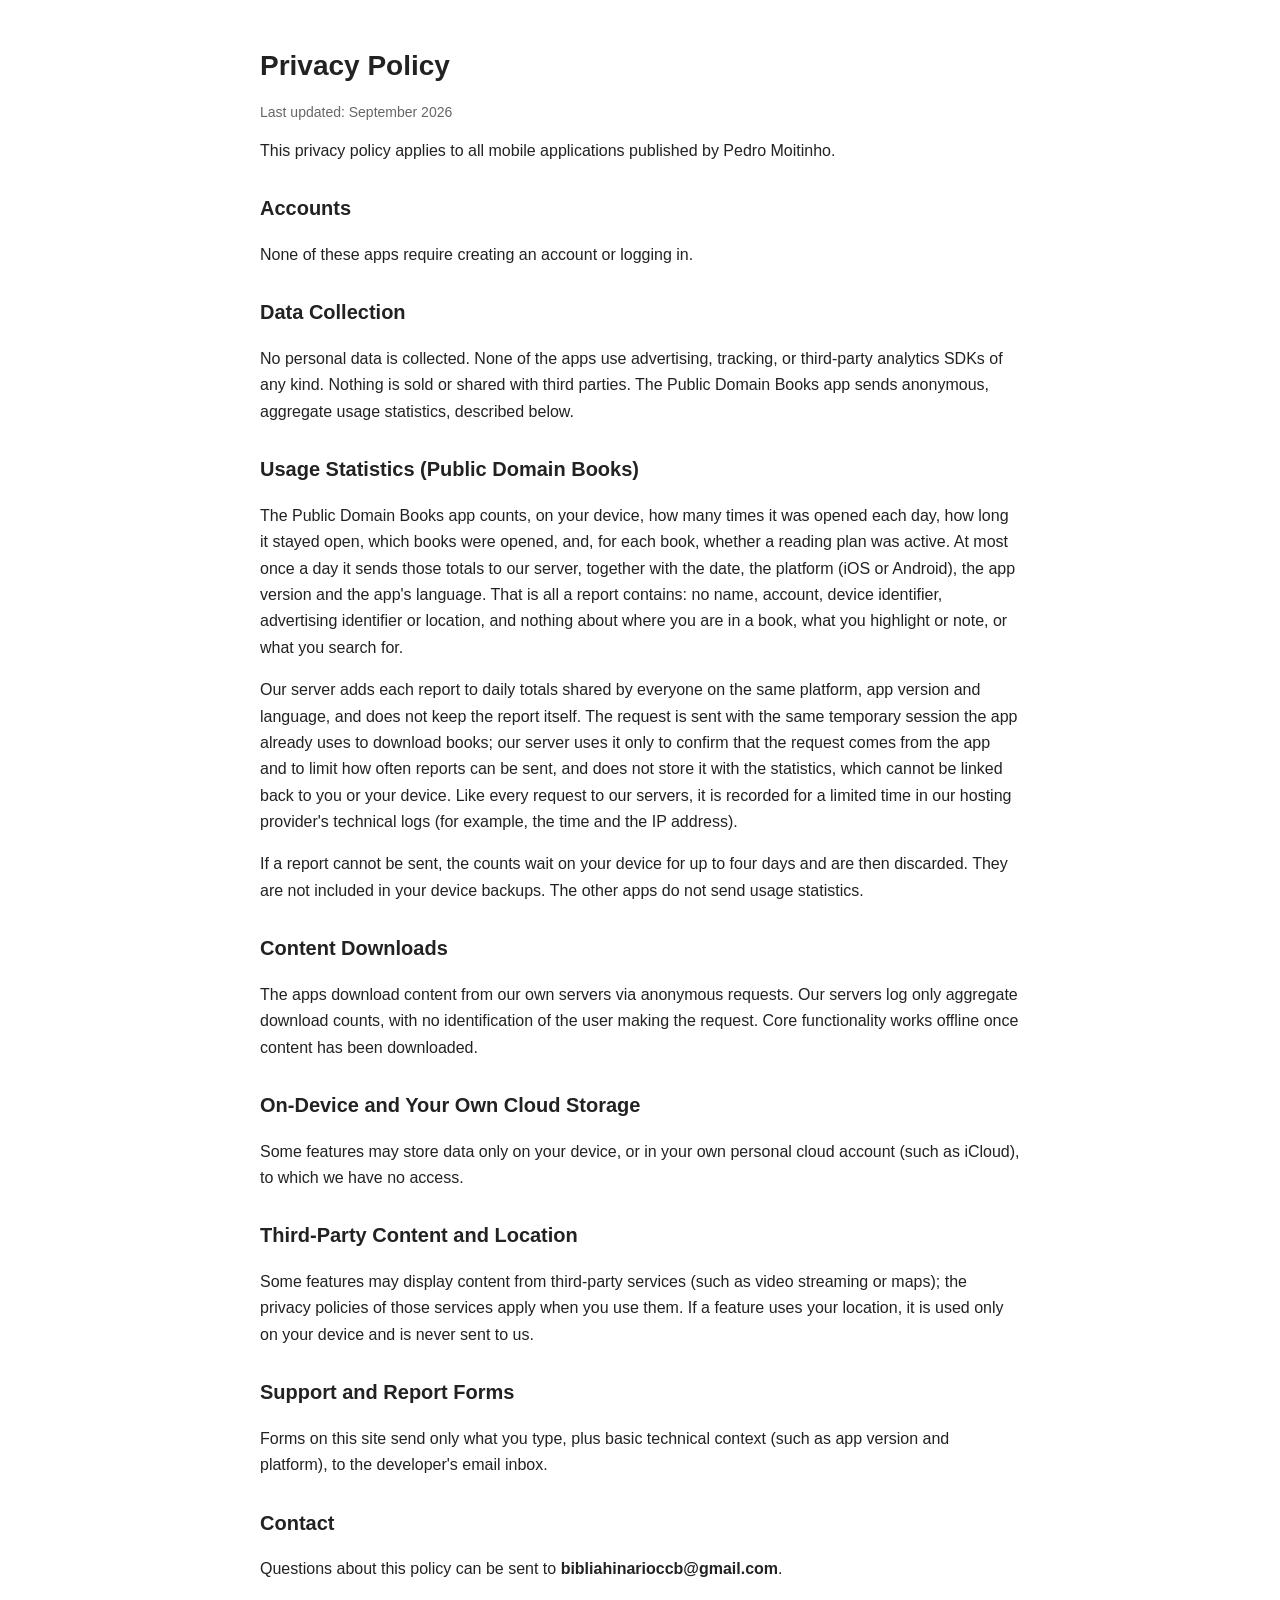
<file: privacy.html>
<!DOCTYPE html>
<html lang="en">
<head>
    <meta charset="UTF-8">
    <meta name="viewport" content="width=device-width, initial-scale=1.0">
    <title>Privacy Policy</title>
    <style>
        body {
            font-family: -apple-system, BlinkMacSystemFont, "Segoe UI", Roboto, Arial, sans-serif;
            margin: 0;
            padding: 24px;
            line-height: 1.65;
            background-color: #ffffff;
            color: #222;
        }
        .container {
            max-width: 760px;
            margin: 0 auto;
        }
        h1 {
            font-size: 28px;
            margin-bottom: 8px;
        }
        h2 {
            margin-top: 28px;
            font-size: 20px;
        }
        p, li {
            margin-top: 12px;
        }
        ul {
            padding-left: 20px;
        }
        .date {
            color: #666;
            font-size: 14px;
        }
    </style>
</head>
<body>
<div class="container">

<h1>Privacy Policy</h1>
<p class="date">Last updated: September 2026</p>

<p>
This privacy policy applies to all mobile applications published by Pedro
Moitinho.
</p>

<h2>Accounts</h2>
<p>
None of these apps require creating an account or logging in.
</p>

<h2>Data Collection</h2>
<p>
No personal data is collected. None of the apps use advertising, tracking,
or third-party analytics SDKs of any kind. Nothing is sold or shared with
third parties. The Public Domain Books app sends anonymous, aggregate usage
statistics, described below.
</p>

<h2>Usage Statistics (Public Domain Books)</h2>
<p>
The Public Domain Books app counts, on your device, how many times it was
opened each day, how long it stayed open, which books were opened, and, for
each book, whether a reading plan was active. At most once a day it sends
those totals to our server, together with the date, the platform (iOS or
Android), the app version and the app's language. That is all a report
contains: no name, account, device identifier, advertising identifier or
location, and nothing about where you are in a book, what you highlight or
note, or what you search for.
</p>
<p>
Our server adds each report to daily totals shared by everyone on the same
platform, app version and language, and does not keep the report itself. The
request is sent with the same temporary session the app already uses to
download books; our server uses it only to confirm that the request comes
from the app and to limit how often reports can be sent, and does not store
it with the statistics, which cannot be linked back to you or your device.
Like every request to our servers, it is recorded for a limited time in our hosting
provider's technical logs (for example, the time and the IP address).
</p>
<p>
If a report cannot be sent, the counts wait on your device for up to four
days and are then discarded. They are not included in your device backups.
The other apps do not send usage statistics.
</p>

<h2>Content Downloads</h2>
<p>
The apps download content from our own servers via anonymous requests. Our
servers log only aggregate download counts, with no identification of the
user making the request. Core functionality works offline once content has
been downloaded.
</p>

<h2>On-Device and Your Own Cloud Storage</h2>
<p>
Some features may store data only on your device, or in your own personal
cloud account (such as iCloud), to which we have no access.
</p>

<h2>Third-Party Content and Location</h2>
<p>
Some features may display content from third-party services (such as video
streaming or maps); the privacy policies of those services apply when you
use them. If a feature uses your location, it is used only on your device
and is never sent to us.
</p>

<h2>Support and Report Forms</h2>
<p>
Forms on this site send only what you type, plus basic technical context
(such as app version and platform), to the developer's email inbox.
</p>

<h2>Contact</h2>
<p>
Questions about this policy can be sent to
<strong>bibliahinarioccb@gmail.com</strong>.
</p>

</div>
</body>
</html>
</file>
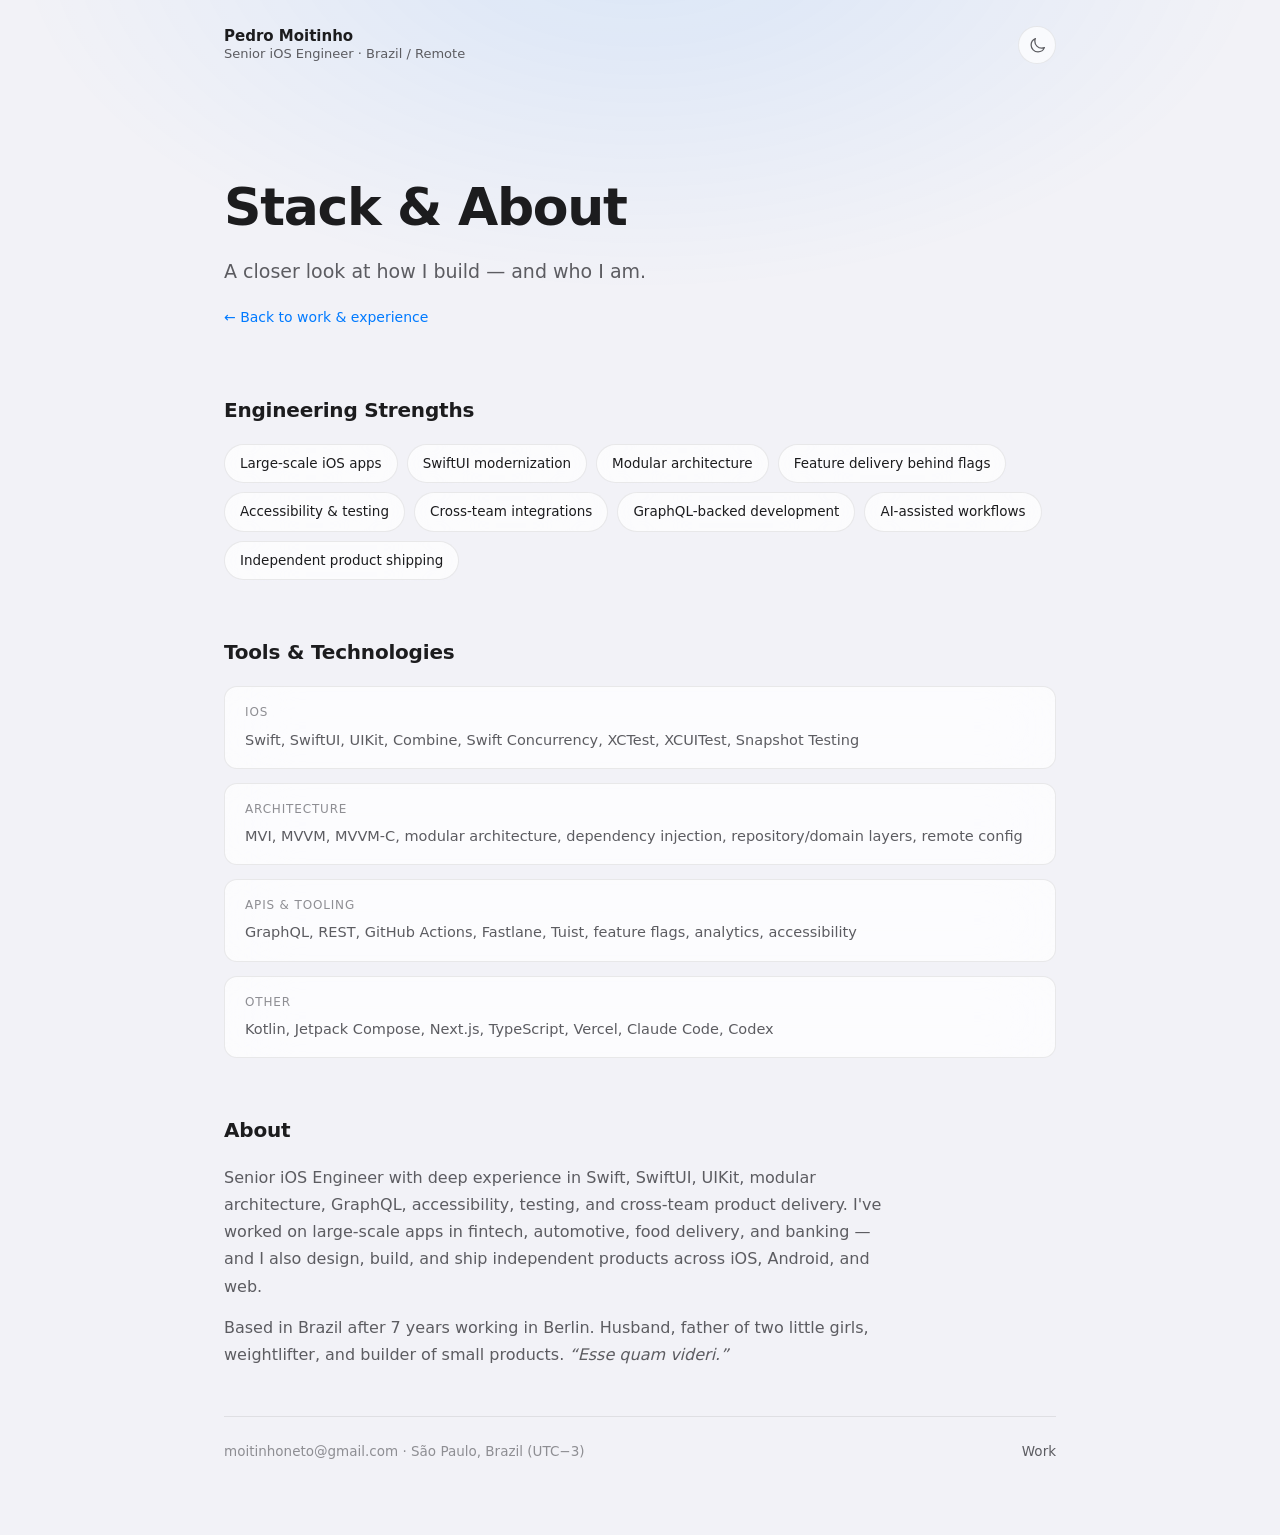
<file: stack.html>
<!DOCTYPE html>
<html lang="en">
<head>
<meta charset="UTF-8">
<meta name="viewport" content="width=device-width, initial-scale=1.0">
<meta name="referrer" content="strict-origin-when-cross-origin">
<title>Pedro Moitinho — Stack &amp; About</title>
<meta name="description" content="Engineering strengths, tools and technologies, and a short about — Pedro Moitinho, Senior iOS Engineer.">
<link rel="stylesheet" href="css/portfolio.css?v=7">
<script>(function(){try{var t=localStorage.getItem('theme');if(t)document.documentElement.setAttribute('data-theme',t);}catch(e){}})();</script>
</head>
<body>
<a href="#main" class="skip-link">Skip to content</a>

<div class="container">

    <header class="site-header">
        <a class="brand" href="index.html">Pedro Moitinho<span>Senior iOS Engineer · Brazil / Remote</span></a>
        <button class="theme-toggle" type="button" aria-label="Toggle dark mode" title="Toggle dark mode">
            <svg viewBox="0 0 24 24" fill="none" stroke="currentColor" stroke-width="1.8" aria-hidden="true"><path stroke-linecap="round" stroke-linejoin="round" d="M21.752 15.002A9.72 9.72 0 0118 15.75c-5.385 0-9.75-4.365-9.75-9.75 0-1.33.266-2.597.748-3.752A9.753 9.753 0 003 11.25C3 16.635 7.365 21 12.75 21a9.753 9.753 0 009.002-5.998z"/></svg>
        </button>
    </header>

    <section class="hero">
        <h1>Stack &amp; About</h1>
        <p class="lead">A closer look at how I build — and who I am.</p>
        <p class="see-all" style="margin-top:18px;"><a href="index.html">← Back to work &amp; experience</a></p>
    </section>

    <main id="main">

        <section class="reveal" aria-labelledby="str-title">
            <div class="section-head"><h2 class="section-title" id="str-title">Engineering Strengths</h2></div>
            <div class="chips">
                <span class="chip">Large-scale iOS apps</span>
                <span class="chip">SwiftUI modernization</span>
                <span class="chip">Modular architecture</span>
                <span class="chip">Feature delivery behind flags</span>
                <span class="chip">Accessibility &amp; testing</span>
                <span class="chip">Cross-team integrations</span>
                <span class="chip">GraphQL-backed development</span>
                <span class="chip">AI-assisted workflows</span>
                <span class="chip">Independent product shipping</span>
            </div>
        </section>

        <section class="reveal" aria-labelledby="tools-title">
            <div class="section-head"><h2 class="section-title" id="tools-title">Tools &amp; Technologies</h2></div>
            <div class="tools">
                <div class="tool-group">
                    <div class="tool-label">iOS</div>
                    <div class="tool-list">Swift, SwiftUI, UIKit, Combine, Swift Concurrency, XCTest, XCUITest, Snapshot Testing</div>
                </div>
                <div class="tool-group">
                    <div class="tool-label">Architecture</div>
                    <div class="tool-list">MVI, MVVM, MVVM-C, modular architecture, dependency injection, repository/domain layers, remote config</div>
                </div>
                <div class="tool-group">
                    <div class="tool-label">APIs &amp; Tooling</div>
                    <div class="tool-list">GraphQL, REST, GitHub Actions, Fastlane, Tuist, feature flags, analytics, accessibility</div>
                </div>
                <div class="tool-group">
                    <div class="tool-label">Other</div>
                    <div class="tool-list">Kotlin, Jetpack Compose, Next.js, TypeScript, Vercel, Claude Code, Codex</div>
                </div>
            </div>
        </section>

        <section class="reveal" aria-labelledby="about-title">
            <div class="section-head"><h2 class="section-title" id="about-title">About</h2></div>
            <p class="prose">
                Senior iOS Engineer with deep experience in Swift, SwiftUI, UIKit, modular architecture, GraphQL,
                accessibility, testing, and cross-team product delivery. I've worked on large-scale apps in fintech,
                automotive, food delivery, and banking — and I also design, build, and ship independent products
                across iOS, Android, and web.
            </p>
            <p class="prose">
                Based in Brazil after 7 years working in Berlin. Husband, father of two little girls, weightlifter,
                and builder of small products. <em>“Esse quam videri.”</em>
            </p>
        </section>

    </main>

    <footer class="site-footer">
        <span>moitinhoneto@gmail.com · São Paulo, Brazil (UTC−3)</span>
        <span class="footer-links">
            <a href="index.html">Work</a>
        </span>
    </footer>

</div>

<script>
    document.documentElement.classList.add('js');
    (function(){
        var btn = document.querySelector('.theme-toggle');
        function current(){ return document.documentElement.getAttribute('data-theme') || (window.matchMedia('(prefers-color-scheme: dark)').matches ? 'dark' : 'light'); }
        btn && btn.addEventListener('click', function(){
            var next = current() === 'dark' ? 'light' : 'dark';
            document.documentElement.setAttribute('data-theme', next);
            try { localStorage.setItem('theme', next); } catch(e){}
        });
    })();
    (function(){
        var els = document.querySelectorAll('.reveal');
        if ('IntersectionObserver' in window) {
            var io = new IntersectionObserver(function(entries){
                entries.forEach(function(e){ if (e.isIntersecting){ e.target.classList.add('visible'); io.unobserve(e.target); } });
            }, { rootMargin: '0px 0px -8% 0px', threshold: 0.05 });
            els.forEach(function(el){ io.observe(el); });
        } else { els.forEach(function(el){ el.classList.add('visible'); }); }
    })();
</script>

</body>
</html>
</file>
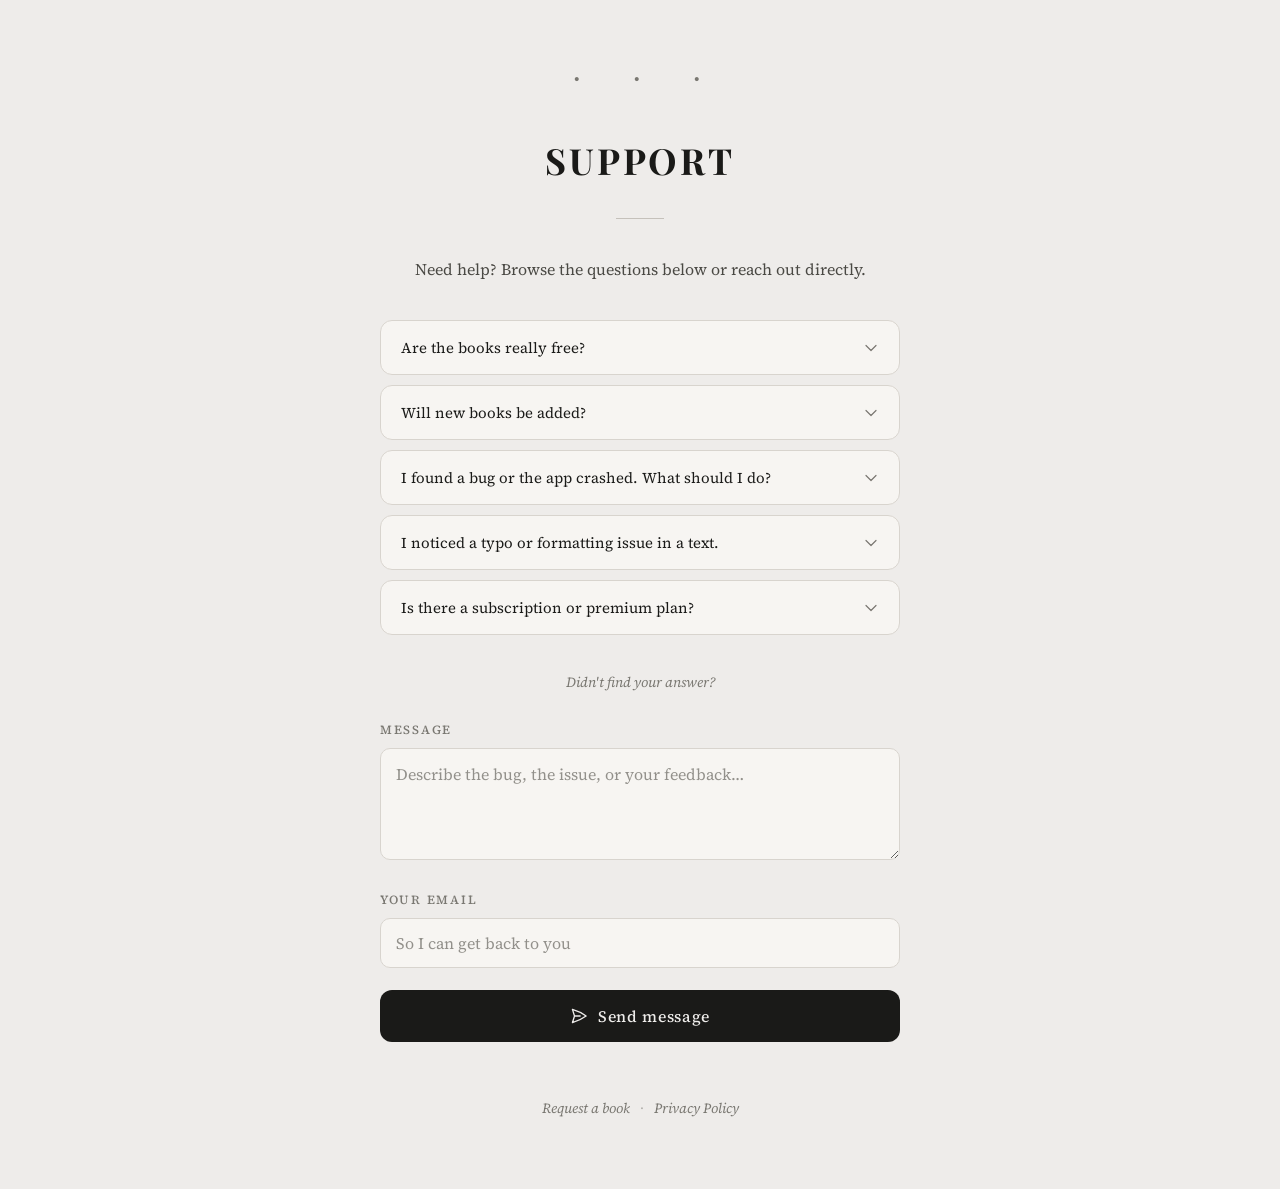
<file: support.html>
<!DOCTYPE html>
<html lang="en">
<head>
    <meta charset="UTF-8">
    <meta name="viewport" content="width=device-width, initial-scale=1.0">
    <title>Support</title>
    <link rel="preconnect" href="https://fonts.googleapis.com">
    <link rel="preconnect" href="https://fonts.gstatic.com" crossorigin>
    <link href="https://fonts.googleapis.com/css2?family=Playfair+Display:ital,wght@0,400;0,500;0,600;0,700;1,400;1,500&family=Source+Serif+4:ital,opsz,wght@0,8..60,300;0,8..60,400;0,8..60,500;1,8..60,300;1,8..60,400&display=swap" rel="stylesheet">
    <style>
        :root {
            --bg: #eeecea;
            --fg: #1a1a18;
            --fg-secondary: #4a4944;
            --fg-tertiary: #7a7872;
            --divider: #c5c1bb;
            --card-bg: #f7f5f2;
            --card-border: #d8d4ce;
            --btn-bg: #1a1a18;
            --btn-fg: #eeecea;
            --btn-hover: #333330;
            --max-width: 520px;
        }

        @media (prefers-color-scheme: dark) {
            :root {
                --bg: #5a5856;
                --fg: #f2f0ec;
                --fg-secondary: #d5d2cc;
                --fg-tertiary: #b0ada7;
                --divider: #706d68;
                --card-bg: #4a4845;
                --card-border: #635f5b;
                --btn-bg: #f2f0ec;
                --btn-fg: #3a3836;
                --btn-hover: #e0ddd8;
            }
        }

        * { margin: 0; padding: 0; box-sizing: border-box; }

        body {
            font-family: 'Source Serif 4', Georgia, serif;
            background: var(--bg);
            color: var(--fg);
            line-height: 1.7;
            font-size: 16px;
            -webkit-font-smoothing: antialiased;
            min-height: 100dvh;
            display: flex;
            align-items: center;
            justify-content: center;
            padding: 64px 28px;
        }

        .page {
            max-width: var(--max-width);
            width: 100%;
        }

        @keyframes fadeUp {
            from { opacity: 0; transform: translateY(16px); }
            to { opacity: 1; transform: translateY(0); }
        }

        @keyframes fadeIn {
            from { opacity: 0; }
            to { opacity: 1; }
        }

        .ornament {
            text-align: center;
            color: var(--fg-tertiary);
            font-size: 18px;
            letter-spacing: 0.4em;
            margin-bottom: 44px;
            opacity: 0;
            animation: fadeIn 1s ease 0.2s forwards;
        }

        h1 {
            font-family: 'Playfair Display', Georgia, serif;
            font-size: clamp(28px, 6vw, 36px);
            font-weight: 700;
            line-height: 1.2;
            letter-spacing: 0.08em;
            text-transform: uppercase;
            text-align: center;
            color: var(--fg);
            opacity: 0;
            animation: fadeUp 0.8s cubic-bezier(0.16, 1, 0.3, 1) 0.3s forwards;
        }

        .divider {
            width: 48px;
            height: 1px;
            background: var(--divider);
            margin: 36px auto;
            opacity: 0;
            animation: fadeIn 0.8s ease 0.5s forwards;
        }

        .body-text {
            font-size: 16px;
            font-weight: 400;
            line-height: 1.85;
            color: var(--fg-secondary);
            text-align: center;
            opacity: 0;
            animation: fadeUp 0.8s cubic-bezier(0.16, 1, 0.3, 1) 0.65s forwards;
        }

        /* --- FAQ --- */
        .faq-list {
            display: flex;
            flex-direction: column;
            gap: 10px;
            margin-top: 36px;
            opacity: 0;
            animation: fadeUp 0.8s cubic-bezier(0.16, 1, 0.3, 1) 0.8s forwards;
        }

        .faq-item {
            background: var(--card-bg);
            border: 1px solid var(--card-border);
            border-radius: 12px;
            overflow: hidden;
        }

        .faq-question {
            width: 100%;
            display: flex;
            align-items: center;
            justify-content: space-between;
            gap: 12px;
            padding: 16px 20px;
            background: none;
            border: none;
            cursor: pointer;
            font-family: 'Source Serif 4', Georgia, serif;
            font-size: 15px;
            font-weight: 400;
            color: var(--fg);
            text-align: left;
            transition: color 0.2s ease;
        }

        .faq-question:hover {
            color: var(--fg);
        }

        .faq-chevron {
            flex-shrink: 0;
            width: 16px;
            height: 16px;
            color: var(--fg-tertiary);
            transition: transform 0.3s cubic-bezier(0.16, 1, 0.3, 1);
        }

        .faq-item.open .faq-chevron {
            transform: rotate(180deg);
        }

        .faq-answer {
            max-height: 0;
            overflow: hidden;
            transition: max-height 0.4s cubic-bezier(0.16, 1, 0.3, 1);
        }

        .faq-item.open .faq-answer {
            max-height: 300px;
        }

        .faq-answer-inner {
            padding: 0 20px 16px;
            font-size: 15px;
            line-height: 1.75;
            color: var(--fg-secondary);
        }

        /* --- Contact --- */
        .contact-section {
            margin-top: 36px;
            text-align: center;
            opacity: 0;
            animation: fadeUp 0.8s cubic-bezier(0.16, 1, 0.3, 1) 1.0s forwards;
        }

        .contact-label {
            font-size: 14px;
            color: var(--fg-tertiary);
            margin-bottom: 16px;
            font-style: italic;
        }

        .contact-button {
            display: inline-flex;
            align-items: center;
            gap: 10px;
            font-family: 'Source Serif 4', Georgia, serif;
            font-size: 15px;
            font-weight: 400;
            letter-spacing: 0.04em;
            color: var(--btn-fg);
            background: var(--btn-bg);
            text-decoration: none;
            padding: 14px 30px;
            border-radius: 100px;
            transition: all 0.3s cubic-bezier(0.16, 1, 0.3, 1);
            cursor: pointer;
        }

        .contact-button:hover {
            background: var(--btn-hover);
            transform: translateY(-1px);
        }

        .contact-button svg {
            width: 16px;
            height: 16px;
        }

        /* --- Report form --- */
        .report-form {
            display: flex;
            flex-direction: column;
            gap: 20px;
            margin-top: 24px;
            text-align: left;
        }

        .field label {
            display: block;
            font-size: 0.78rem;
            font-weight: 500;
            letter-spacing: 0.14em;
            text-transform: uppercase;
            color: var(--fg-tertiary);
            margin-bottom: 8px;
        }

        .field input,
        .field textarea {
            width: 100%;
            font-family: 'Source Serif 4', Georgia, serif;
            font-size: 1rem;
            font-weight: 400;
            color: var(--fg);
            background: var(--card-bg);
            border: 1px solid var(--card-border);
            border-radius: 10px;
            padding: 13px 15px;
            outline: none;
            transition: border-color 0.25s ease;
        }

        .field input:focus,
        .field textarea:focus { border-color: var(--fg-tertiary); }

        .field input::placeholder,
        .field textarea::placeholder { color: var(--fg-tertiary); opacity: 0.8; }

        .field textarea { min-height: 112px; resize: vertical; line-height: 1.6; }

        .submit-button {
            display: inline-flex;
            align-items: center;
            justify-content: center;
            gap: 10px;
            font-family: 'Source Serif 4', Georgia, serif;
            font-size: 1rem;
            font-weight: 500;
            letter-spacing: 0.04em;
            background: var(--btn-bg);
            color: var(--btn-fg);
            border: none;
            border-radius: 12px;
            padding: 15px 22px;
            margin-top: 2px;
            cursor: pointer;
            transition: background 0.25s ease, transform 0.25s ease;
        }

        .submit-button:hover { background: var(--btn-hover); transform: translateY(-1px); }

        .submit-button svg { width: 18px; height: 18px; }
        .submit-button:disabled { opacity: 0.6; cursor: progress; }

        .honeypot { position: absolute; left: -9999px; width: 1px; height: 1px; opacity: 0; }

        .form-error {
            display: none;
            margin-top: 2px;
            font-size: 0.9rem;
            line-height: 1.5;
            color: #b3403a;
            text-align: left;
        }
        .form-error a { color: inherit; }
        @media (prefers-color-scheme: dark) { .form-error { color: #ffb4a9; } }

        .form-success {
            display: none;
            margin-top: 24px;
            font-size: 1rem;
            line-height: 1.7;
            color: var(--fg-secondary);
            text-align: center;
        }

        /* --- Footer --- */
        .footer {
            margin-top: 48px;
            text-align: center;
            line-height: 2.2;
            opacity: 0;
            animation: fadeIn 0.8s ease 1.15s forwards;
        }

        .footer-link {
            font-size: 14px;
            font-style: italic;
            color: var(--fg-tertiary);
            text-decoration: none;
            transition: color 0.2s ease;
            border-bottom: 1px solid transparent;
        }

        .footer-link:hover {
            color: var(--fg-secondary);
            border-bottom-color: var(--divider);
        }

        .footer-sep {
            color: var(--fg-tertiary);
            margin: 0 10px;
            font-size: 13px;
            opacity: 0.55;
        }

        @media (max-width: 480px) {
            body { padding: 48px 24px; }
            .ornament { margin-bottom: 36px; }
            .divider { margin: 28px auto; }
            .faq-list { margin-top: 28px; }
            .contact-section { margin-top: 28px; }
            .footer { margin-top: 40px; }
        }
    </style>
</head>
<body>

    <div class="page" id="page"></div>

    <script>
        // Reports POST straight to the shared Apps Script web app (no mail
        // client needed) — it emails bibliahinarioccb@gmail.com, tagged with
        // FORM_TYPE / SOURCE so Support, Book request, and CCB reports stay
        // distinguishable in the one inbox. RECIPIENT is only the manual
        // fallback shown if the request ever fails.
        var SCRIPT_URL = 'https://script.google.com/macros/s/AKfycbxE6kYRYF31iIwoJATqHuTEUJilDLWZj0jvlCaTRtAgktWxj3is0fhczmyhMLOaQSLGHw/exec';
        var FORM_TYPE = 'public_domain_books_support';
        var SOURCE = 'Public Domain Books — Support';
        var RECIPIENT = 'bibliahinarioccb@gmail.com';

        // Which platform the submission came from. An explicit ?platform= (set
        // by the app's link) wins; otherwise infer from the user agent, so every
        // submission is tagged. Shared across all forms for a standard payload.
        function detectPlatform() {
            var explicit = new URLSearchParams(window.location.search).get('platform');
            if (explicit) return explicit;
            var ua = navigator.userAgent || '';
            if (/Android/i.test(ua)) return 'Android';
            if (/iPhone|iPad|iPod/i.test(ua)) return 'iOS';
            if (/Macintosh/.test(ua) && navigator.maxTouchPoints > 1) return 'iOS';
            return 'Web';
        }

        const i18n = {
            en: {
                title: "Support",
                intro: "Need help? Browse the questions below or reach out directly.",
                faqs: [
                    {
                        q: "Are the books really free?",
                        a: "Yes, always. Every title in the app is a public domain classic, free for everyone — no subscription, no in-app purchases, no hidden fees."
                    },
                    {
                        q: "Will new books be added?",
                        a: "Yes, new editions are added over time. If you'd like to request a specific title, just let me know."
                    },
                    {
                        q: "I found a bug or the app crashed. What should I do?",
                        a: "Please tell me below with as much detail as possible — your device model, iOS version, and what you were doing when it happened. I'll look into it as quickly as I can."
                    },
                    {
                        q: "I noticed a typo or formatting issue in a text.",
                        a: "Thank you for taking the time to report it! Every correction matters. Just let me know below — the book title and the passage — and I'll fix it in the next update."
                    },
                    {
                        q: "Is there a subscription or premium plan?",
                        a: "No. The app is free and every book is free — that's the whole point. If you'd like, you can support the project voluntarily."
                    }
                ],
                contactLabel: "Didn't find your answer?",
                contact: "Send an email",
                subject: "App Support",
                privacy: "Privacy Policy"
            },
            pt: {
                title: "Suporte",
                intro: "Precisa de ajuda? Veja as perguntas abaixo ou entre em contato diretamente.",
                faqs: [
                    {
                        q: "Os livros s\u00E3o realmente gratuitos?",
                        a: "Sim, sempre. Todos os t\u00EDtulos do app s\u00E3o cl\u00E1ssicos de dom\u00EDnio p\u00FAblico, gratuitos para todos \u2014 sem assinatura, sem compras no app, sem taxas ocultas."
                    },
                    {
                        q: "Novos livros ser\u00E3o adicionados?",
                        a: "Sim, novas edições são adicionadas com o tempo. Se quiser sugerir um título específico, é só me avisar."
                    },
                    {
                        q: "Encontrei um bug ou o app travou. O que fazer?",
                        a: "Me conte abaixo com o máximo de detalhes possível — modelo do dispositivo, versão do iOS e o que estava fazendo quando aconteceu. Verei o mais rápido que puder."
                    },
                    {
                        q: "Encontrei um erro de digita\u00E7\u00E3o ou de formata\u00E7\u00E3o no texto.",
                        a: "Obrigado por avisar! Cada correção importa. É só me contar abaixo — o nome do livro e o trecho — que corrijo na próxima atualização."
                    },
                    {
                        q: "Existe assinatura ou plano pago?",
                        a: "Não. O app é gratuito e todos os livros são gratuitos — esse é o ponto. Se quiser, você pode apoiar o projeto voluntariamente."
                    }
                ],
                contactLabel: "N\u00E3o encontrou o que precisava?",
                contact: "Enviar um e-mail",
                subject: "Suporte ao App",
                privacy: "Pol\u00EDtica de Privacidade"
            },
            es: {
                title: "Soporte",
                intro: "¿Necesitas ayuda? Revisa las preguntas de abajo o escr\u00EDbenos directamente.",
                faqs: [
                    {
                        q: "\u00BFLos libros son realmente gratuitos?",
                        a: "S\u00ED, siempre. Todos los t\u00EDtulos de la app son cl\u00E1sicos de dominio p\u00FAblico, gratuitos para todos \u2014 sin suscripci\u00F3n, sin compras dentro de la app, sin cargos ocultos."
                    },
                    {
                        q: "\u00BFSe a\u00F1adir\u00E1n nuevos libros?",
                        a: "Sí, se añaden nuevas ediciones con el tiempo. Si deseas solicitar un título específico, solo dímelo."
                    },
                    {
                        q: "Encontr\u00E9 un error o la app fall\u00F3. ¿Qu\u00E9 hago?",
                        a: "Cuéntame abajo con el mayor detalle posible — modelo de dispositivo, versión de iOS y qué estabas haciendo cuando ocurrió. Lo revisaré lo antes posible."
                    },
                    {
                        q: "Encontr\u00E9 una errata o un problema de formato en el texto.",
                        a: "¡Gracias por avisarnos! Cada corrección importa. Solo cuéntame abajo — el título del libro y el fragmento — y lo corrijo en la siguiente actualización."
                    },
                    {
                        q: "\u00BFHay suscripci\u00F3n o plan de pago?",
                        a: "No. La app es gratuita y todos los libros son gratuitos — ese es el propósito. Si lo deseas, puedes apoyar el proyecto voluntariamente."
                    }
                ],
                contactLabel: "\u00BFNo encontraste tu respuesta?",
                contact: "Enviar un correo",
                subject: "Soporte de la App",
                privacy: "Pol\u00EDtica de Privacidad"
            },
            it: {
                title: "Supporto",
                intro: "Hai bisogno di aiuto? Consulta le domande qui sotto o contattaci direttamente.",
                faqs: [
                    {
                        q: "I libri sono davvero gratuiti?",
                        a: "S\u00EC, sempre. Ogni titolo nell\u2019app \u00E8 un classico di dominio pubblico, gratuito per tutti \u2014 nessun abbonamento, nessun acquisto in-app, nessun costo nascosto."
                    },
                    {
                        q: "Verranno aggiunti nuovi libri?",
                        a: "Sì, nuove edizioni vengono aggiunte nel tempo. Se desideri richiedere un titolo specifico, fammelo sapere."
                    },
                    {
                        q: "Ho trovato un bug o l\u2019app si \u00E8 bloccata. Cosa devo fare?",
                        a: "Scrivimi qui sotto con più dettagli possibile — modello del dispositivo, versione iOS e cosa stavi facendo quando è successo. Lo verificherò il prima possibile."
                    },
                    {
                        q: "Ho trovato un refuso o un problema di formattazione nel testo.",
                        a: "Grazie per la segnalazione! Ogni correzione conta. Scrivimi qui sotto — il titolo del libro e il brano — e lo correggerò nel prossimo aggiornamento."
                    },
                    {
                        q: "Esiste un abbonamento o un piano a pagamento?",
                        a: "No. L'app è gratuita e tutti i libri sono gratuiti — è il punto centrale. Se vuoi, puoi sostenere il progetto volontariamente."
                    }
                ],
                contactLabel: "Non hai trovato la tua risposta?",
                contact: "Invia un\u2019email",
                subject: "Supporto App",
                privacy: "Informativa sulla Privacy"
            },
            fr: {
                title: "Assistance",
                intro: "Besoin d\u2019aide\u00A0? Consultez les questions ci-dessous ou contactez-nous directement.",
                faqs: [
                    {
                        q: "Les livres sont-ils vraiment gratuits\u00A0?",
                        a: "Oui, toujours. Chaque titre de l\u2019app est un classique du domaine public, gratuit pour tous \u2014 sans abonnement, sans achats int\u00E9gr\u00E9s, sans frais cach\u00E9s."
                    },
                    {
                        q: "De nouveaux livres seront-ils ajout\u00E9s\u00A0?",
                        a: "Oui, de nouvelles éditions sont ajoutées régulièrement. Si vous souhaitez demander un titre spécifique, dites-le-moi simplement."
                    },
                    {
                        q: "J\u2019ai trouv\u00E9 un bug ou l\u2019app a plant\u00E9. Que faire\u00A0?",
                        a: "Décrivez-le-moi ci-dessous avec autant de détails que possible — modèle d'appareil, version iOS et ce que vous faisiez au moment de l'incident. Je m'en occuperai dès que possible."
                    },
                    {
                        q: "J\u2019ai remarqu\u00E9 une coquille ou un probl\u00E8me de mise en forme.",
                        a: "Merci de l'avoir signalé ! Chaque correction compte. Indiquez-moi simplement ci-dessous — le titre du livre et le passage — et je le corrigerai dans la prochaine mise à jour."
                    },
                    {
                        q: "Y a-t-il un abonnement ou un plan payant\u00A0?",
                        a: "Non. L'app est gratuite et tous les livres sont gratuits — c'est tout le principe. Si vous le souhaitez, vous pouvez soutenir le projet volontairement."
                    }
                ],
                contactLabel: "Vous n\u2019avez pas trouv\u00E9 votre r\u00E9ponse\u00A0?",
                contact: "Envoyer un e-mail",
                subject: "Assistance App",
                privacy: "Politique de Confidentialit\u00E9"
            },
            de: {
                title: "Support",
                intro: "Brauchen Sie Hilfe? St\u00F6bern Sie durch die Fragen unten oder kontaktieren Sie uns direkt.",
                faqs: [
                    {
                        q: "Sind die B\u00FCcher wirklich kostenlos?",
                        a: "Ja, immer. Jeder Titel in der App ist ein gemeinfreier Klassiker, kostenlos f\u00FCr alle \u2014 kein Abonnement, keine In-App-K\u00E4ufe, keine versteckten Geb\u00FChren."
                    },
                    {
                        q: "Werden neue B\u00FCcher hinzugef\u00FCgt?",
                        a: "Ja, neue Ausgaben werden im Laufe der Zeit hinzugefügt. Wenn Sie einen bestimmten Titel wünschen, sagen Sie mir einfach Bescheid."
                    },
                    {
                        q: "Ich habe einen Fehler gefunden oder die App ist abgest\u00FCrzt. Was soll ich tun?",
                        a: "Schildern Sie mir unten so viele Details wie möglich — Gerätemodell, iOS-Version und was Sie gerade getan haben. Ich kümmere mich so schnell wie möglich darum."
                    },
                    {
                        q: "Ich habe einen Tippfehler oder ein Formatierungsproblem im Text entdeckt.",
                        a: "Danke für den Hinweis! Jede Korrektur zählt. Teilen Sie mir einfach unten den Buchtitel und die Textstelle mit, und ich behebe es im nächsten Update."
                    },
                    {
                        q: "Gibt es ein Abonnement oder einen Bezahlplan?",
                        a: "Nein. Die App ist kostenlos und alle Bücher sind kostenlos — das ist der Kerngedanke. Wenn Sie möchten, können Sie das Projekt freiwillig unterstützen."
                    }
                ],
                contactLabel: "Ihre Frage nicht gefunden?",
                contact: "E-Mail senden",
                subject: "App-Support",
                privacy: "Datenschutzrichtlinie"
            },
            ja: {
                title: "\u30B5\u30DD\u30FC\u30C8",
                intro: "\u304A\u5185\u5BB9\u306B\u3064\u3044\u3066\u3054\u4E0D\u660E\u306A\u70B9\u306F\u3001\u4EE5\u4E0B\u306E\u3088\u304F\u3042\u308B\u3054\u8CEA\u554F\u3092\u3054\u89A7\u308B\u304B\u3001\u76F4\u63A5\u304A\u554F\u3044\u5408\u308F\u305B\u304F\u3060\u3055\u3044\u3002",
                faqs: [
                    {
                        q: "\u672C\u5F53\u306B\u7121\u6599\u3067\u3059\u304B\uFF1F",
                        a: "\u306F\u3044\u3001\u5E38\u306B\u7121\u6599\u3067\u3059\u3002\u30A2\u30D7\u30EA\u5185\u306E\u3059\u3079\u3066\u306E\u30BF\u30A4\u30C8\u30EB\u306F\u30D1\u30D6\u30EA\u30C3\u30AF\u30C9\u30E1\u30A4\u30F3\u306E\u540D\u4F5C\u3067\u3042\u308A\u3001\u30B5\u30D6\u30B9\u30AF\u30EA\u30D7\u30B7\u30E7\u30F3\u3001\u30A2\u30D7\u30EA\u5185\u8CFC\u5165\u3001\u96A0\u308C\u305F\u6599\u91D1\u306F\u4E00\u5207\u3042\u308A\u307E\u305B\u3093\u3002"
                    },
                    {
                        q: "\u65B0\u3057\u3044\u672C\u306F\u8FFD\u52A0\u3055\u308C\u307E\u3059\u304B\uFF1F",
                        a: "はい、時間をかけて新しいエディションを追加しています。特定のタイトルをご希望の場合は、お気軽にお知らせください。"
                    },
                    {
                        q: "\u30D0\u30B0\u3092\u898B\u3064\u3051\u305F\u3001\u307E\u305F\u306F\u30A2\u30D7\u30EA\u304C\u30AF\u30E9\u30C3\u30B7\u30E5\u3057\u307E\u3057\u305F\u3002\u3069\u3046\u3059\u308C\u3070\u3044\u3044\u3067\u3059\u304B\uFF1F",
                        a: "デバイスのモデル、iOSのバージョン、発生時の操作内容など、できるだけ詳しく下のフォームからお知らせください。できる限り早く対応いたします。"
                    },
                    {
                        q: "\u30C6\u30AD\u30B9\u30C8\u306B\u8AA4\u5B57\u3084\u66F8\u5F0F\u306E\u554F\u984C\u3092\u898B\u3064\u3051\u307E\u3057\u305F\u3002",
                        a: "ご報告ありがとうございます！小さな修正も大切です。本のタイトルと該当箇所を下のフォームからお知らせください。次回のアップデートで修正いたします。"
                    },
                    {
                        q: "\u30B5\u30D6\u30B9\u30AF\u30EA\u30D7\u30B7\u30E7\u30F3\u3084\u6709\u6599\u30D7\u30E9\u30F3\u306F\u3042\u308A\u307E\u3059\u304B\uFF1F",
                        a: "いいえ。アプリは無料で、すべての本も無料です——それがこのアプリの趣旨です。よろしければ、任意でプロジェクトを応援いただけます。"
                    }
                ],
                contactLabel: "\u8A72\u5F53\u3059\u308B\u56DE\u7B54\u304C\u898B\u3064\u304B\u308A\u307E\u305B\u3093\u3067\u3057\u305F\u304B\uFF1F",
                contact: "\u30E1\u30FC\u30EB\u3092\u9001\u308B",
                subject: "\u30A2\u30D7\u30EA\u30B5\u30DD\u30FC\u30C8",
                privacy: "\u30D7\u30E9\u30A4\u30D0\u30B7\u30FC\u30DD\u30EA\u30B7\u30FC"
            },
            zh: {
                title: "\u652F\u6301",
                intro: "\u9700\u8981\u5E2E\u52A9\uFF1F\u8BF7\u67E5\u770B\u4EE5\u4E0B\u5E38\u89C1\u95EE\u9898\uFF0C\u6216\u76F4\u63A5\u8054\u7CFB\u6211\u4EEC\u3002",
                faqs: [
                    {
                        q: "\u4E66\u7C4D\u771F\u7684\u514D\u8D39\u5417\uFF1F",
                        a: "\u662F\u7684\uFF0C\u59CB\u7EC8\u514D\u8D39\u3002\u5E94\u7528\u5185\u7684\u6240\u6709\u4F5C\u54C1\u5747\u4E3A\u516C\u5171\u9886\u57DF\u7ECF\u5178\uFF0C\u5BF9\u6240\u6709\u4EBA\u514D\u8D39\u5F00\u653E\u2014\u2014\u65E0\u9700\u8BA2\u9605\u3001\u65E0\u5185\u8D2D\u3001\u65E0\u9690\u85CF\u8D39\u7528\u3002"
                    },
                    {
                        q: "\u4F1A\u6DFB\u52A0\u65B0\u4E66\u5417\uFF1F",
                        a: "会的。新作品将逐步加入。如果您想申请某一特定书目，尽管告诉我。"
                    },
                    {
                        q: "\u6211\u53D1\u73B0\u4E86\u9519\u8BEF\u6216\u5E94\u7528\u5D29\u6E83\u3002\u6211\u8BE5\u600E\u4E48\u529E\uFF1F",
                        a: "请在下方尽量详细地告诉我——设备型号、iOS 版本，以及发生时的操作。我会尽快处理。"
                    },
                    {
                        q: "\u6211\u53D1\u73B0\u4E86\u6587\u5B57\u9519\u8BEF\u6216\u683C\u5F0F\u95EE\u9898\u3002",
                        a: "感谢您的反馈！每一处修正都很重要。请在下方告知书名及具体段落，我会在下次更新中修复。"
                    },
                    {
                        q: "\u662F\u5426\u6709\u8BA2\u9605\u6216\u4ED8\u8D39\u8BA1\u5212\uFF1F",
                        a: "没有。应用免费，所有书籍也免费——这就是这个项目的初衷。如果您愿意，可以自愿支持这个项目。"
                    }
                ],
                contactLabel: "\u6CA1\u627E\u5230\u60A8\u9700\u8981\u7684\u7B54\u6848\uFF1F",
                contact: "\u53D1\u9001\u90AE\u4EF6",
                subject: "\u5E94\u7528\u652F\u6301",
                privacy: "\u9690\u79C1\u653F\u7B56"
            },
            ru: {
                title: "\u041F\u043E\u0434\u0434\u0435\u0440\u0436\u043A\u0430",
                intro: "\u041D\u0443\u0436\u043D\u0430 \u043F\u043E\u043C\u043E\u0449\u044C? \u041F\u0440\u043E\u0441\u043C\u043E\u0442\u0440\u0438\u0442\u0435 \u0447\u0430\u0441\u0442\u044B\u0435 \u0432\u043E\u043F\u0440\u043E\u0441\u044B \u043D\u0438\u0436\u0435 \u0438\u043B\u0438 \u0441\u0432\u044F\u0436\u0438\u0442\u0435\u0441\u044C \u0441 \u043D\u0430\u043C\u0438 \u043D\u0430\u043F\u0440\u044F\u043C\u0443\u044E.",
                faqs: [
                    {
                        q: "\u041A\u043D\u0438\u0433\u0438 \u0434\u0435\u0439\u0441\u0442\u0432\u0438\u0442\u0435\u043B\u044C\u043D\u043E \u0431\u0435\u0441\u043F\u043B\u0430\u0442\u043D\u044B\u0435?",
                        a: "\u0414\u0430, \u0432\u0441\u0435\u0433\u0434\u0430. \u041A\u0430\u0436\u0434\u044B\u0439 \u0442\u0438\u0442\u0443\u043B \u0432 \u043F\u0440\u0438\u043B\u043E\u0436\u0435\u043D\u0438\u0438 \u2014 \u044D\u0442\u043E \u043A\u043B\u0430\u0441\u0441\u0438\u043A\u0430 \u043E\u0431\u0449\u0435\u0441\u0442\u0432\u0435\u043D\u043D\u043E\u0433\u043E \u0434\u043E\u0441\u0442\u043E\u044F\u043D\u0438\u044F, \u0431\u0435\u0441\u043F\u043B\u0430\u0442\u043D\u043E \u0434\u043B\u044F \u0432\u0441\u0435\u0445. \u0411\u0435\u0437 \u043F\u043E\u0434\u043F\u0438\u0441\u043E\u043A, \u043F\u043E\u043A\u0443\u043F\u043E\u043A \u0438 \u0441\u043A\u0440\u044B\u0442\u044B\u0445 \u043F\u043B\u0430\u0442\u0435\u0436\u0435\u0439."
                    },
                    {
                        q: "\u0411\u0443\u0434\u0443\u0442 \u043B\u0438 \u0434\u043E\u0431\u0430\u0432\u043B\u0435\u043D\u044B \u043D\u043E\u0432\u044B\u0435 \u043A\u043D\u0438\u0433\u0438?",
                        a: "Да, новые издания добавляются со временем. Если хотите предложить конкретную книгу, просто дайте знать."
                    },
                    {
                        q: "\u042F \u043D\u0430\u0448\u0451\u043B(\u0430) \u043E\u0448\u0438\u0431\u043A\u0443 \u0438\u043B\u0438 \u043F\u0440\u0438\u043B\u043E\u0436\u0435\u043D\u0438\u0435 \u0432\u044B\u043B\u0435\u0442\u0435\u043B\u043E. \u0427\u0442\u043E \u0434\u0435\u043B\u0430\u0442\u044C?",
                        a: "Опишите ниже как можно подробнее: модель устройства, версию iOS и что происходило в момент сбоя. Я разберусь в кратчайшие сроки."
                    },
                    {
                        q: "\u042F \u0437\u0430\u043C\u0435\u0442\u0438\u043B(\u0430) \u043E\u043F\u0435\u0447\u0430\u0442\u043A\u0443 \u0438\u043B\u0438 \u043F\u0440\u043E\u0431\u043B\u0435\u043C\u0443 \u0444\u043E\u0440\u043C\u0430\u0442\u0438\u0440\u043E\u0432\u0430\u043D\u0438\u044F \u0432 \u0442\u0435\u043A\u0441\u0442\u0435.",
                        a: "Спасибо, что сообщили! Каждое исправление важно. Просто напишите ниже название книги и нужный отрывок, и я исправлю это в следующем обновлении."
                    },
                    {
                        q: "\u0415\u0441\u0442\u044C \u043B\u0438 \u043F\u043E\u0434\u043F\u0438\u0441\u043A\u0430 \u0438\u043B\u0438 \u043F\u043B\u0430\u0442\u043D\u044B\u0439 \u043F\u043B\u0430\u043D?",
                        a: "Нет. Приложение бесплатное и все книги бесплатны — в этом весь смысл. При желании вы можете поддержать проект добровольно."
                    }
                ],
                contactLabel: "\u041D\u0435 \u043D\u0430\u0448\u043B\u0438 \u043E\u0442\u0432\u0435\u0442?",
                contact: "\u041D\u0430\u043F\u0438\u0441\u0430\u0442\u044C \u043F\u0438\u0441\u044C\u043C\u043E",
                subject: "\u041F\u043E\u0434\u0434\u0435\u0440\u0436\u043A\u0430 \u043F\u0440\u0438\u043B\u043E\u0436\u0435\u043D\u0438\u044F",
                privacy: "\u041F\u043E\u043B\u0438\u0442\u0438\u043A\u0430 \u043A\u043E\u043D\u0444\u0438\u0434\u0435\u043D\u0446\u0438\u0430\u043B\u044C\u043D\u043E\u0441\u0442\u0438"
            },
            ko: {
                title: "\uC9C0\uC6D0",
                intro: "\uB3C4\uC6C0\uC774 \uD544\uC694\uD558\uC2DC\uB098\uC694? \uC544\uB798 \uC790\uC8FC \uBB3B\uB294 \uC9C8\uBB38\uC744 \uD655\uC778\uD558\uAC70\uB098 \uC9C1\uC811 \uBB38\uC758\uD574 \uC8FC\uC138\uC694.",
                faqs: [
                    {
                        q: "\uCC45\uC774 \uC815\uB9D0 \uBB34\uB8CC\uC778\uAC00\uC694?",
                        a: "\uB124, \uD56D\uC0C1 \uBB34\uB8CC\uC785\uB2C8\uB2E4. \uC571\uC758 \uBAA8\uB4E0 \uC791\uD488\uC740 \uD37C\uBE14\uB9AD \uB3C4\uBA54\uC778 \uACE0\uC804\uC73C\uB85C, \uAD6C\uB3C5\uB8CC\uB098 \uC571 \uB0B4 \uAD6C\uB9E4 \uB610\uB294 \uD22C\uBA85\uD558\uC9C0 \uC54A\uC740 \uBE44\uC6A9 \uC5C6\uC774 \uBAA8\uB450\uC5D0\uAC8C \uBB34\uB8CC\uB85C \uC81C\uACF5\uB429\uB2C8\uB2E4."
                    },
                    {
                        q: "\uC0C8\uB85C\uC6B4 \uCC45\uC774 \uCD94\uAC00\uB418\uB098\uC694?",
                        a: "네, 시간이 지나면서 새 에디션이 추가될 예정입니다. 특정 제목을 요청하고 싶다면 알려 주세요."
                    },
                    {
                        q: "\uBC84\uADF8\uB97C \uBC1C\uACAC\uD558\uAC70\uB098 \uC571\uC774 \uCDA9\uB3CC\uD588\uC2B5\uB2C8\uB2E4. \uC5B4\uB5BB\uAC8C \uD558\uB098\uC694?",
                        a: "기기 모델, iOS 버전, 발생 당시의 조작 내용 등 가능한 한 자세히 아래 양식으로 알려 주세요. 최대한 빨리 확인하겠습니다."
                    },
                    {
                        q: "\uD14D\uC2A4\uD2B8\uC5D0\uC11C \uC624\uD0C0 \uB610\uB294 \uD3EC\uB9F7 \uBB38\uC81C\uB97C \uBC1C\uACAC\uD588\uC2B5\uB2C8\uB2E4.",
                        a: "신고해 주셔서 감사합니다! 작은 수정도 소중합니다. 아래에 책 제목과 해당 구절을 알려 주시면 다음 업데이트에서 수정하겠습니다."
                    },
                    {
                        q: "\uAD6C\uB3C5\uB8CC \uB610\uB294 \uC720\uB8CC \uD50C\uB79C\uC774 \uC788\uB098\uC694?",
                        a: "아니요. 앱은 무료이고 모든 책도 무료입니다—그것이 이 앱의 핵심입니다. 원하신다면 자발적으로 프로젝트를 후원하실 수 있습니다."
                    }
                ],
                contactLabel: "\uB2F5\uBCC0\uC744 \uCC3E\uC9C0 \uBABB\uD558\uC168\uB098\uC694?",
                contact: "\uC774\uBA54\uC77C \uBCF4\uB0B4\uAE30",
                subject: "\uC571 \uC9C0\uC6D0",
                privacy: "\uAC1C\uC778\uC815\uBCF4 \uCC98\uB9AC\uBC29\uCE68"
            },
            tr: {
                title: "Destek",
                intro: "Yard\u0131ma m\u0131 ihtiyac\u0131n\u0131z var? A\u015Fa\u011F\u0131daki s\u0131k sorulan sorulara g\u00F6z at\u0131n ya da bize do\u011Frudan ula\u015F\u0131n.",
                faqs: [
                    {
                        q: "Kitaplar ger\u00E7ekten \u00FCcretsiz mi?",
                        a: "Evet, her zaman. Uygulamadaki her ba\u015Fl\u0131k, herkes i\u00E7in \u00FCcretsiz olan bir kamu alan\u0131 klas\u0131\u011Fidir. Abonelik, uygulama i\u00E7i sat\u0131n alma veya gizli \u00FCcret yoktur."
                    },
                    {
                        q: "Yeni kitaplar eklenecek mi?",
                        a: "Evet, zamanla yeni edisyonlar ekleniyor. Belirli bir başlık talep etmek isterseniz bana bildirmeniz yeterli."
                    },
                    {
                        q: "Bir hata buldum veya uygulama \u00E7\u00F6kt\u00FC. Ne yapmal\u0131y\u0131m?",
                        a: "Cihaz modeliniz, iOS sürümünüz ve o sırada ne yaptığınız gibi mümkün olduğunca fazla ayrıntıyı aşağıdaki formdan iletin. En kısa sürede inceleyeceğim."
                    },
                    {
                        q: "Metinde bir yaz\u0131m hatas\u0131 veya bi\u00E7imlendirme sorunu fark ettim.",
                        a: "Bildirdiğiniz için teşekkürler! Her düzeltme önemlidir. Kitabın adını ve ilgili bölümü aşağıdan iletmeniz yeterli; bir sonraki güncellemede düzeltirim."
                    },
                    {
                        q: "Abonelik veya \u00FCcretli plan var m\u0131?",
                        a: "Hayır. Uygulama ücretsiz ve tüm kitaplar ücretsiz — projenin amacı da bu. İsterseniz projeyi gönüllü olarak destekleyebilirsiniz."
                    }
                ],
                contactLabel: "Arad\u0131\u011F\u0131n\u0131z\u0131 bulamad\u0131n\u0131z m\u0131?",
                contact: "E-posta g\u00F6nder",
                subject: "Uygulama Deste\u011Fi",
                privacy: "Gizlilik Politikas\u0131"
            }
        };

        // Report-form microcopy (email required). Mirrors bookrequest.html:
        // fields compose a mailto on submit. Same 11 locales as i18n above.
        const formStrings = {
            en: { msgLabel: "Message", msgPlaceholder: "Describe the bug, the issue, or your feedback\u2026", emailLabel: "Your email", emailPlaceholder: "So I can get back to you", submit: "Send message", bodyContact: "Contact", moreRequest: "Request a book", success: "Thank you! Your message was sent.", netError: "Couldn\u2019t send just now \u2014 please try again, or email me at" },
            pt: { msgLabel: "Mensagem", msgPlaceholder: "Descreva o bug, o problema ou seu feedback\u2026", emailLabel: "Seu e-mail", emailPlaceholder: "Para eu poder te responder", submit: "Enviar mensagem", bodyContact: "Contato", moreRequest: "Pedir um livro", success: "Obrigado! Sua mensagem foi enviada.", netError: "N\u00e3o foi poss\u00edvel enviar agora \u2014 tente novamente ou envie um e-mail para" },
            es: { msgLabel: "Mensaje", msgPlaceholder: "Describe el error, el problema o tu comentario\u2026", emailLabel: "Tu correo", emailPlaceholder: "Para poder responderte", submit: "Enviar mensaje", bodyContact: "Contacto", moreRequest: "Pedir un libro", success: "\u00a1Gracias! Tu mensaje fue enviado.", netError: "No se pudo enviar ahora \u2014 int\u00e9ntalo de nuevo o escr\u00edbeme a" },
            it: { msgLabel: "Messaggio", msgPlaceholder: "Descrivi il bug, il problema o il tuo feedback\u2026", emailLabel: "La tua email", emailPlaceholder: "Cos\u00ec posso risponderti", submit: "Invia messaggio", bodyContact: "Contatto", moreRequest: "Richiedi un libro", success: "Grazie! Il tuo messaggio \u00e8 stato inviato.", netError: "Impossibile inviare ora \u2014 riprova o scrivimi a" },
            fr: { msgLabel: "Message", msgPlaceholder: "D\u00e9crivez le bug, le probl\u00e8me ou votre retour\u2026", emailLabel: "Votre e-mail", emailPlaceholder: "Pour que je puisse vous r\u00e9pondre", submit: "Envoyer le message", bodyContact: "Contact", moreRequest: "Demander un livre", success: "Merci ! Votre message a \u00e9t\u00e9 envoy\u00e9.", netError: "Impossible d\u2019envoyer pour l\u2019instant \u2014 r\u00e9essayez ou \u00e9crivez-moi \u00e0" },
            de: { msgLabel: "Nachricht", msgPlaceholder: "Beschreibe den Fehler, das Problem oder dein Feedback\u2026", emailLabel: "Deine E-Mail", emailPlaceholder: "Damit ich dir antworten kann", submit: "Nachricht senden", bodyContact: "Kontakt", moreRequest: "Buch w\u00fcnschen", success: "Danke! Deine Nachricht wurde gesendet.", netError: "Konnte gerade nicht senden \u2014 versuch es erneut oder schreib mir an" },
            ja: { msgLabel: "\u30e1\u30c3\u30bb\u30fc\u30b8", msgPlaceholder: "\u4e0d\u5177\u5408\u30fb\u554f\u984c\u30fb\u3054\u610f\u898b\u3092\u3054\u8a18\u5165\u304f\u3060\u3055\u3044\u2026", emailLabel: "\u30e1\u30fc\u30eb\u30a2\u30c9\u30ec\u30b9", emailPlaceholder: "\u8fd4\u4fe1\u306e\u305f\u3081\u306b\u304a\u77e5\u3089\u305b\u304f\u3060\u3055\u3044", submit: "\u30e1\u30c3\u30bb\u30fc\u30b8\u3092\u9001\u4fe1", bodyContact: "\u9023\u7d61\u5148", moreRequest: "\u672c\u3092\u30ea\u30af\u30a8\u30b9\u30c8", success: "\u3042\u308a\u304c\u3068\u3046\u3054\u3056\u3044\u307e\u3059\uff01\u30e1\u30c3\u30bb\u30fc\u30b8\u3092\u9001\u4fe1\u3057\u307e\u3057\u305f\u3002", netError: "\u73fe\u5728\u9001\u4fe1\u3067\u304d\u307e\u305b\u3093\u3067\u3057\u305f\u3002\u3082\u3046\u4e00\u5ea6\u304a\u8a66\u3057\u3044\u305f\u3060\u304f\u304b\u3001\u3053\u3061\u3089\u307e\u3067\u30e1\u30fc\u30eb\u3057\u3066\u304f\u3060\u3055\u3044:" },
            zh: { msgLabel: "\u7559\u8a00", msgPlaceholder: "\u8bf7\u63cf\u8ff0\u6545\u969c\u3001\u95ee\u9898\u6216\u60a8\u7684\u53cd\u9988\u2026", emailLabel: "\u4f60\u7684\u90ae\u7bb1", emailPlaceholder: "\u4ee5\u4fbf\u6211\u56de\u590d\u4f60", submit: "\u53d1\u9001\u7559\u8a00", bodyContact: "\u8054\u7cfb\u65b9\u5f0f", moreRequest: "\u7533\u8bf7\u65b0\u4e66", success: "\u8c22\u8c22\uff01\u60a8\u7684\u7559\u8a00\u5df2\u53d1\u9001\u3002", netError: "\u6682\u65f6\u65e0\u6cd5\u53d1\u9001\u2014\u2014\u8bf7\u91cd\u8bd5\uff0c\u6216\u53d1\u9001\u90ae\u4ef6\u81f3" },
            ru: { msgLabel: "\u0421\u043e\u043e\u0431\u0449\u0435\u043d\u0438\u0435", msgPlaceholder: "\u041e\u043f\u0438\u0448\u0438\u0442\u0435 \u043e\u0448\u0438\u0431\u043a\u0443, \u043f\u0440\u043e\u0431\u043b\u0435\u043c\u0443 \u0438\u043b\u0438 \u0432\u0430\u0448 \u043e\u0442\u0437\u044b\u0432\u2026", emailLabel: "\u0412\u0430\u0448 e-mail", emailPlaceholder: "\u0427\u0442\u043e\u0431\u044b \u044f \u043c\u043e\u0433 \u0432\u0430\u043c \u043e\u0442\u0432\u0435\u0442\u0438\u0442\u044c", submit: "\u041e\u0442\u043f\u0440\u0430\u0432\u0438\u0442\u044c \u0441\u043e\u043e\u0431\u0449\u0435\u043d\u0438\u0435", bodyContact: "\u041a\u043e\u043d\u0442\u0430\u043a\u0442", moreRequest: "\u0417\u0430\u043f\u0440\u043e\u0441\u0438\u0442\u044c \u043a\u043d\u0438\u0433\u0443", success: "\u0421\u043f\u0430\u0441\u0438\u0431\u043e! \u0412\u0430\u0448\u0435 \u0441\u043e\u043e\u0431\u0449\u0435\u043d\u0438\u0435 \u043e\u0442\u043f\u0440\u0430\u0432\u043b\u0435\u043d\u043e.", netError: "\u041d\u0435 \u0443\u0434\u0430\u043b\u043e\u0441\u044c \u043e\u0442\u043f\u0440\u0430\u0432\u0438\u0442\u044c \u0441\u0435\u0439\u0447\u0430\u0441 \u2014 \u043f\u043e\u043f\u0440\u043e\u0431\u0443\u0439\u0442\u0435 \u0435\u0449\u0451 \u0440\u0430\u0437 \u0438\u043b\u0438 \u043d\u0430\u043f\u0438\u0448\u0438\u0442\u0435 \u043c\u043d\u0435 \u043d\u0430" },
            ko: { msgLabel: "\uba54\uc2dc\uc9c0", msgPlaceholder: "\ubc84\uadf8, \ubb38\uc81c \ub610\ub294 \uc758\uacac\uc744 \uc801\uc5b4 \uc8fc\uc138\uc694\u2026", emailLabel: "\uc774\uba54\uc77c", emailPlaceholder: "\ub2f5\uc7a5\uc744 \ub4dc\ub9b4 \uc218 \uc788\ub3c4\ub85d", submit: "\uba54\uc2dc\uc9c0 \ubcf4\ub0b4\uae30", bodyContact: "\uc5f0\ub77d\ucc98", moreRequest: "\ucc45 \uc694\uccad", success: "\uac10\uc0ac\ud569\ub2c8\ub2e4! \uba54\uc2dc\uc9c0\uac00 \uc804\uc1a1\ub418\uc5c8\uc2b5\ub2c8\ub2e4.", netError: "\uc9c0\uae08\uc740 \uc804\uc1a1\ud560 \uc218 \uc5c6\uc2b5\ub2c8\ub2e4 \u2014 \ub2e4\uc2dc \uc2dc\ub3c4\ud558\uac70\ub098 \ub2e4\uc74c \uc8fc\uc18c\ub85c \uc774\uba54\uc77c\uc744 \ubcf4\ub0b4 \uc8fc\uc138\uc694:" },
            tr: { msgLabel: "Mesaj", msgPlaceholder: "Hatay\u0131, sorunu veya geri bildiriminizi yaz\u0131n\u2026", emailLabel: "E-postan\u0131z", emailPlaceholder: "Size geri d\u00f6nebilmem i\u00e7in", submit: "Mesaj g\u00f6nder", bodyContact: "\u0130leti\u015fim", moreRequest: "Kitap iste", success: "Te\u015fekk\u00fcrler! Mesaj\u0131n\u0131z g\u00f6nderildi.", netError: "\u015eu anda g\u00f6nderilemedi \u2014 tekrar deneyin veya bana \u015fu adresten yaz\u0131n:" }
        };

        function sendReport(event) {
            event.preventDefault();
            var locale = getLocale();
            var t = i18n[locale];
            var fs = formStrings[locale] || formStrings.en;
            var message = document.getElementById('report-message').value.trim();
            var email = document.getElementById('report-email').value.trim();
            var errorEl = document.getElementById('form-error');
            var button = document.getElementById('submit-button');

            // Honeypot: a bot that fills the hidden field is silently dropped.
            if (document.getElementById('_hp').value) { return; }

            var data = new FormData();
            data.set('formType', FORM_TYPE);
            data.set('source', SOURCE);
            data.set('subject', t.subject);
            data.set('message', message);
            data.set('contact', email);
            data.set('platform', detectPlatform());
            data.set('pageLanguage', locale);
            var v = new URLSearchParams(window.location.search).get('v');
            if (v) data.set('appVersion', v);

            errorEl.style.display = 'none';
            button.disabled = true;

            fetch(SCRIPT_URL, { method: 'POST', body: data })
                .then(function(r) { if (!r.ok) throw new Error('HTTP ' + r.status); return r.text(); })
                .then(function() {
                    document.getElementById('form-wrap').style.display = 'none';
                    var s = document.getElementById('form-success');
                    s.textContent = fs.success;
                    s.style.display = 'block';
                })
                .catch(function() {
                    errorEl.innerHTML = fs.netError + ' <a href="mail' + 'to:' + RECIPIENT + '">' + RECIPIENT + '</a>';
                    errorEl.style.display = 'block';
                    button.disabled = false;
                });
        }

        function getLocale() {
            var lang = (navigator.language || navigator.userLanguage || 'en').toLowerCase();
            var primary = lang.split('-')[0];
            if (i18n[primary]) return primary;
            return 'en';
        }

        function buildFaqItem(q, a, index) {
            return '<div class="faq-item" data-index="' + index + '">' +
                '<button class="faq-question" onclick="toggleFaq(' + index + ')" aria-expanded="false">' +
                    '<span>' + q + '</span>' +
                    '<svg class="faq-chevron" xmlns="http://www.w3.org/2000/svg" fill="none" viewBox="0 0 24 24" stroke-width="1.8" stroke="currentColor"><path stroke-linecap="round" stroke-linejoin="round" d="M19.5 8.25l-7.5 7.5-7.5-7.5"/></svg>' +
                '</button>' +
                '<div class="faq-answer"><div class="faq-answer-inner">' + a + '</div></div>' +
            '</div>';
        }

        function toggleFaq(index) {
            var item = document.querySelector('.faq-item[data-index="' + index + '"]');
            var btn = item.querySelector('.faq-question');
            var isOpen = item.classList.contains('open');
            // Close all
            document.querySelectorAll('.faq-item.open').forEach(function(el) {
                el.classList.remove('open');
                el.querySelector('.faq-question').setAttribute('aria-expanded', 'false');
            });
            // Open clicked if it was closed
            if (!isOpen) {
                item.classList.add('open');
                btn.setAttribute('aria-expanded', 'true');
            }
        }

        function render() {
            var locale = getLocale();
            var t = i18n[locale];
            document.documentElement.lang = locale === 'zh' ? 'zh-Hans' : locale;

            var fs = formStrings[locale] || formStrings.en;

            var faqsHtml = t.faqs.map(function(f, i) {
                return buildFaqItem(f.q, f.a, i);
            }).join('');

            var sendSvg = '<svg xmlns="http://www.w3.org/2000/svg" fill="none" viewBox="0 0 24 24" stroke-width="1.8" stroke="currentColor"><path stroke-linecap="round" stroke-linejoin="round" d="M6 12L3.269 3.126A59.768 59.768 0 0121.485 12 59.77 59.77 0 013.27 20.876L5.999 12zm0 0h7.5"/></svg>';

            document.getElementById('page').innerHTML =
                '<div class="ornament">\u2022 \u2003 \u2022 \u2003 \u2022</div>' +
                '<h1>' + t.title + '</h1>' +
                '<div class="divider"></div>' +
                '<p class="body-text">' + t.intro + '</p>' +
                '<div class="faq-list">' + faqsHtml + '</div>' +
                '<div class="contact-section">' +
                    '<p class="contact-label">' + t.contactLabel + '</p>' +
                    '<div id="form-wrap">' +
                    '<form class="report-form" onsubmit="sendReport(event)">' +
                        '<div class="field">' +
                            '<label for="report-message">' + fs.msgLabel + '</label>' +
                            '<textarea id="report-message" required placeholder="' + fs.msgPlaceholder + '"></textarea>' +
                        '</div>' +
                        '<div class="field">' +
                            '<label for="report-email">' + fs.emailLabel + '</label>' +
                            '<input id="report-email" type="email" required placeholder="' + fs.emailPlaceholder + '">' +
                        '</div>' +
                        '<input type="text" id="_hp" class="honeypot" tabindex="-1" autocomplete="off" aria-hidden="true">' +
                        '<p class="form-error" id="form-error"></p>' +
                        '<button type="submit" class="submit-button" id="submit-button">' + sendSvg + fs.submit + '</button>' +
                    '</form>' +
                    '</div>' +
                    '<p class="form-success" id="form-success"></p>' +
                '</div>' +
                '<div class="footer">' +
                    '<a href="bookrequest.html" class="footer-link">' + fs.moreRequest + '</a>' +
                    '<span class="footer-sep">·</span>' +
                    '<a href="privacy.html" class="footer-link">' + t.privacy + '</a>' +
                '</div>';
        }

        render();
    </script>
</body>
</html>
</file>
<file: css/portfolio.css>
/* Pedro Moitinho — portfolio design system (Apple-style: SF system font, glass cards) */

:root {
    --bg-body: #f2f2f7;
    --bg-card: rgba(255, 255, 255, 0.72);
    --bg-card-hover: rgba(255, 255, 255, 0.9);
    --text-primary: #1c1c1e;
    --text-secondary: #5c5c61;
    --text-tertiary: #8e8e93;
    --accent: #007aff;
    --accent-hover: #0066d6;
    --accent-contrast: #ffffff;
    --border-color: rgba(0, 0, 0, 0.08);
    --glow: rgba(0, 122, 255, 0.10);
    --radius: 20px;
    --radius-sm: 13px;
    --container: 880px;
    --ease: cubic-bezier(0.25, 0.1, 0.25, 1);
    --ease-spring: cubic-bezier(0.34, 1.56, 0.64, 1);
    --blur: blur(34px) saturate(180%);
}

:root[data-theme="dark"] {
    --bg-body: #000000;
    --bg-card: rgba(28, 28, 30, 0.72);
    --bg-card-hover: rgba(42, 42, 45, 0.85);
    --text-primary: #f5f5f7;
    --text-secondary: #a1a1a8;
    --text-tertiary: #6e6e73;
    --accent: #0a84ff;
    --accent-hover: #409cff;
    --border-color: rgba(255, 255, 255, 0.10);
    --glow: rgba(10, 132, 255, 0.22);
}

@media (prefers-color-scheme: dark) {
    :root:not([data-theme="light"]) {
        --bg-body: #000000;
        --bg-card: rgba(28, 28, 30, 0.72);
        --bg-card-hover: rgba(42, 42, 45, 0.85);
        --text-primary: #f5f5f7;
        --text-secondary: #a1a1a8;
        --text-tertiary: #6e6e73;
        --accent: #0a84ff;
        --accent-hover: #409cff;
        --border-color: rgba(255, 255, 255, 0.10);
        --glow: rgba(10, 132, 255, 0.22);
    }
}

* { margin: 0; padding: 0; box-sizing: border-box; }

html { scroll-behavior: smooth; }

body {
    font-family: -apple-system, BlinkMacSystemFont, "SF Pro Text", "SF Pro Display", system-ui, "Segoe UI", Roboto, sans-serif;
    background: var(--bg-body);
    color: var(--text-primary);
    line-height: 1.6;
    font-size: 16px;
    -webkit-font-smoothing: antialiased;
    -moz-osx-font-smoothing: grayscale;
    min-height: 100vh;
}

body::before {
    content: "";
    position: fixed;
    inset: 0;
    pointer-events: none;
    z-index: 0;
    background: radial-gradient(900px 520px at 50% -8%, var(--glow), transparent 70%);
}

.container {
    position: relative;
    z-index: 1;
    max-width: var(--container);
    margin: 0 auto;
    padding: 0 24px 72px;
}

/* Accessibility */
.skip-link {
    position: absolute; left: -9999px; top: 0;
    background: var(--accent); color: #fff; padding: 10px 16px; border-radius: 10px; z-index: 20;
}
.skip-link:focus { left: 16px; top: 16px; }

a { color: var(--accent); }

/* Scroll reveal — visible by default (no-JS safe) */
.js .reveal { opacity: 0; transform: translateY(20px); transition: opacity 0.6s var(--ease), transform 0.6s var(--ease); }
.js .reveal.visible { opacity: 1; transform: none; }
@media (prefers-reduced-motion: reduce) {
    html { scroll-behavior: auto; }
    .js .reveal { opacity: 1; transform: none; transition: none; }
}

/* --- Header --- */
.site-header {
    display: flex;
    justify-content: space-between;
    align-items: center;
    padding: 26px 0 12px;
}
.brand { font-size: 15px; font-weight: 600; color: var(--text-primary); text-decoration: none; line-height: 1.3; }
.brand span { display: block; font-size: 13px; font-weight: 400; color: var(--text-secondary); }
.theme-toggle {
    width: 38px; height: 38px; border-radius: 50%;
    border: 1px solid var(--border-color);
    background: var(--bg-card);
    -webkit-backdrop-filter: var(--blur); backdrop-filter: var(--blur);
    color: var(--text-secondary);
    cursor: pointer;
    display: inline-flex; align-items: center; justify-content: center;
    transition: color var(--duration, 0.2s) var(--ease), border-color 0.2s var(--ease);
}
.theme-toggle:hover { color: var(--text-primary); border-color: var(--text-tertiary); }
.theme-toggle svg { width: 17px; height: 17px; }

/* --- Hero --- */
.hero { padding: 48px 0 8px; }
.hero h1 {
    font-size: clamp(33px, 6vw, 52px);
    font-weight: 700;
    letter-spacing: -0.025em;
    line-height: 1.07;
}
.hero .lead {
    margin-top: 20px;
    font-size: clamp(16px, 2.4vw, 19px);
    color: var(--text-secondary);
    max-width: 660px;
    line-height: 1.6;
}
.availability {
    display: inline-flex; align-items: center; gap: 8px;
    margin-top: 22px;
    font-size: 14px; color: var(--text-secondary);
}
.availability .dot {
    width: 8px; height: 8px; border-radius: 50%;
    background: #34c759; box-shadow: 0 0 0 4px rgba(52,199,89,0.18); flex-shrink: 0;
}

/* --- Buttons --- */
.cta-row { display: flex; flex-wrap: wrap; gap: 10px; margin-top: 26px; }
.btn {
    display: inline-flex; align-items: center; gap: 7px;
    font-size: 14.5px; font-weight: 500;
    text-decoration: none;
    padding: 11px 20px;
    border-radius: 100px;
    border: 1px solid var(--border-color);
    background: var(--bg-card);
    -webkit-backdrop-filter: var(--blur); backdrop-filter: var(--blur);
    color: var(--text-primary);
    transition: transform 0.25s var(--ease-spring), border-color 0.2s var(--ease), background 0.2s var(--ease);
}
.btn:hover { transform: translateY(-2px); border-color: var(--text-tertiary); }
.btn svg { width: 15px; height: 15px; flex-shrink: 0; }
.btn-primary {
    background: var(--accent); border-color: var(--accent); color: var(--accent-contrast);
}
.btn-primary:hover { background: var(--accent-hover); border-color: var(--accent-hover); }

/* --- Stats / proof strip --- */
.stats {
    margin-top: 40px;
    display: grid;
    grid-template-columns: repeat(3, 1fr);
    gap: 1px;
    background: var(--border-color);
    border: 1px solid var(--border-color);
    border-radius: var(--radius);
    overflow: hidden;
}
.stat {
    background: var(--bg-card);
    -webkit-backdrop-filter: var(--blur); backdrop-filter: var(--blur);
    padding: 20px 14px;
    text-align: center;
}
.stat-num { font-size: 24px; font-weight: 700; letter-spacing: -0.02em; color: var(--text-primary); }
.stat-label { font-size: 12.5px; color: var(--text-secondary); margin-top: 3px; line-height: 1.35; }

/* --- Sections --- */
section { margin-top: 56px; }
.section-head { display: flex; align-items: baseline; justify-content: space-between; gap: 16px; margin-bottom: 18px; }
.section-title { font-size: 20px; font-weight: 700; letter-spacing: -0.01em; }
.section-link { font-size: 14px; color: var(--accent); text-decoration: none; white-space: nowrap; }
.section-link:hover { text-decoration: underline; }
.section-intro { color: var(--text-secondary); margin-bottom: 22px; max-width: 660px; }

/* --- Card grid --- */
.grid { display: grid; grid-template-columns: repeat(2, 1fr); gap: 14px; }
.card {
    display: block;
    background: var(--bg-card);
    -webkit-backdrop-filter: var(--blur); backdrop-filter: var(--blur);
    border: 1px solid var(--border-color);
    border-radius: var(--radius);
    padding: 22px;
    text-decoration: none;
    color: inherit;
    transition: transform 0.3s var(--ease-spring), background 0.25s var(--ease), border-color 0.25s var(--ease);
}
.card:hover { transform: translateY(-3px); background: var(--bg-card-hover); border-color: var(--text-tertiary); }
.card-top { display: flex; align-items: center; gap: 13px; }
.card-icon {
    width: 42px; height: 42px; border-radius: 11px; flex-shrink: 0; overflow: hidden;
    background: var(--border-color);
    display: flex; align-items: center; justify-content: center;
    font-size: 14px; font-weight: 700; color: #fff;
}
.card-icon img { width: 100%; height: 100%; object-fit: cover; display: block; }
.card-icon.feirao { background: linear-gradient(135deg, #1f6f43, #2e9c5f); }
.card-icon.classics { background: linear-gradient(135deg, #6b5b4a, #8a7a68); }
.card-name { font-size: 17px; font-weight: 600; letter-spacing: -0.01em; }
.card-meta { font-size: 13px; color: var(--text-tertiary); margin-top: 1px; }
.card-desc { font-size: 14.5px; color: var(--text-secondary); margin-top: 13px; line-height: 1.55; }
.card-tech { font-size: 12.5px; color: var(--text-tertiary); margin-top: 12px; }
.card-links { font-size: 13px; margin-top: 12px; }
.card-links a { color: var(--accent); text-decoration: none; }
.card-links a:hover { text-decoration: underline; }
.card-links span { color: var(--text-tertiary); margin: 0 6px; }

.see-all { margin-top: 18px; }
.see-all a { font-size: 14px; color: var(--accent); text-decoration: none; }
.see-all a:hover { text-decoration: underline; }

/* --- Chips --- */
.chips { display: flex; flex-wrap: wrap; gap: 9px; }
.chip {
    font-size: 13.5px; color: var(--text-primary);
    background: var(--bg-card);
    -webkit-backdrop-filter: var(--blur); backdrop-filter: var(--blur);
    border: 1px solid var(--border-color);
    border-radius: 100px; padding: 8px 15px;
}

/* --- Tools --- */
.tools { display: grid; gap: 14px; }
.tool-group {
    background: var(--bg-card);
    -webkit-backdrop-filter: var(--blur); backdrop-filter: var(--blur);
    border: 1px solid var(--border-color);
    border-radius: var(--radius-sm);
    padding: 16px 20px;
}
.tool-label { font-size: 12px; text-transform: uppercase; letter-spacing: 0.07em; color: var(--text-tertiary); margin-bottom: 6px; }
.tool-list { font-size: 14.5px; color: var(--text-secondary); line-height: 1.6; }

/* --- Prose (About) --- */
.prose { color: var(--text-secondary); max-width: 660px; line-height: 1.7; }
.prose + .prose { margin-top: 14px; }

/* --- Final CTA card --- */
.cta-card {
    margin-top: 60px;
    background: var(--bg-card);
    -webkit-backdrop-filter: var(--blur); backdrop-filter: var(--blur);
    border: 1px solid var(--border-color);
    border-radius: var(--radius);
    padding: 40px 32px;
    text-align: center;
}
.cta-card h2 { font-size: clamp(21px, 4vw, 27px); font-weight: 700; letter-spacing: -0.02em; line-height: 1.25; }
.cta-card p { color: var(--text-secondary); margin-top: 12px; max-width: 520px; margin-left: auto; margin-right: auto; }
.cta-card .cta-row { justify-content: center; margin-top: 24px; }

/* --- Footer --- */
.site-footer {
    margin-top: 48px;
    padding-top: 24px;
    border-top: 1px solid var(--border-color);
    display: flex; flex-wrap: wrap; gap: 12px 20px; justify-content: space-between; align-items: center;
    font-size: 13.5px; color: var(--text-tertiary);
}
.site-footer a { color: var(--text-secondary); text-decoration: none; }
.site-footer a:hover { color: var(--text-primary); }
.footer-links { display: flex; gap: 18px; flex-wrap: wrap; }

@media (max-width: 620px) {
    .container { padding: 0 18px 56px; }
    .grid { grid-template-columns: 1fr; }
    .cta-row { display: grid; grid-template-columns: 1fr 1fr; }
    .cta-row .btn { justify-content: center; }
    .stats { grid-template-columns: repeat(3, 1fr); }
    .stat-num { font-size: 20px; }
    section { margin-top: 46px; }
}
@media (max-width: 380px) {
    .stats { grid-template-columns: repeat(2, 1fr); }
}
</file>
<file: css/dashboard.css>
/* Pedro Moitinho — dashboard layer.
   EXTENDS css/portfolio.css; it does not fork it. Every surface, radius, blur
   and typographic value below resolves through the portfolio variables, so the
   two files cannot drift. The only new tokens are the three states this page
   needs and the portfolio does not: stale, up, down. They follow the same
   three-part theme pattern portfolio.css uses (bare :root, prefers-color-scheme
   guarded against an explicit light choice, and [data-theme="dark"]). */

:root {
    --stale-fg: #8a5000;
    --stale-bg: rgba(255, 149, 0, 0.12);
    --stale-line: rgba(160, 95, 0, 0.45);
    --up-fg: #14743a;
    --down-fg: #a52018;
    --neutral-fg: var(--text-secondary);
    --info-fg: #12518f;
    --chart-line: var(--accent);
    --chart-fill: rgba(0, 122, 255, 0.14);
    --bar-fill: rgba(0, 122, 255, 0.20);
    --rule: rgba(0, 0, 0, 0.06);
}

@media (prefers-color-scheme: dark) {
    :root:not([data-theme="light"]) {
        --stale-fg: #ffb340;
        --stale-bg: rgba(255, 159, 10, 0.16);
        --stale-line: rgba(255, 179, 64, 0.55);
        --info-fg: #6cb6ff;
        --up-fg: #41d26a;
        --down-fg: #ff6961;
        --chart-fill: rgba(10, 132, 255, 0.22);
        --bar-fill: rgba(10, 132, 255, 0.28);
        --rule: rgba(255, 255, 255, 0.07);
    }
}

:root[data-theme="dark"] {
    --stale-fg: #ffb340;
    --stale-bg: rgba(255, 159, 10, 0.16);
    --stale-line: rgba(255, 179, 64, 0.55);
    --info-fg: #6cb6ff;
    --up-fg: #41d26a;
    --down-fg: #ff6961;
    --chart-fill: rgba(10, 132, 255, 0.22);
    --bar-fill: rgba(10, 132, 255, 0.28);
    --rule: rgba(255, 255, 255, 0.07);
}

/* A shared surface: the same glass the portfolio cards use, without the hover
   lift — nothing on this page is clickable just because it is a panel. */
.panel {
    background: var(--bg-card);
    -webkit-backdrop-filter: var(--blur); backdrop-filter: var(--blur);
    border: 1px solid var(--border-color);
    border-radius: var(--radius);
    padding: 22px;
}

.tnum { font-variant-numeric: tabular-nums; font-feature-settings: "tnum" 1; }

/* --- Freshness banner ------------------------------------------------- */
.freshness {
    display: flex; flex-wrap: wrap; align-items: baseline; gap: 6px 12px;
    margin-top: 24px;
    font-size: 14px; color: var(--text-secondary);
}
.freshness .stamp { color: var(--text-primary); font-weight: 600; }
.freshness.is-error, .freshness.is-error .stamp { color: var(--stale-fg); }
.freshness.is-warn .stamp { color: var(--stale-fg); }

/* --- Source chips: the honesty strip ---------------------------------- */
.sources { display: flex; flex-wrap: wrap; gap: 9px; margin-top: 18px; list-style: none; }
.source-chip {
    display: inline-flex; flex-direction: column; gap: 2px;
    font-size: 13px;
    background: var(--bg-card);
    -webkit-backdrop-filter: var(--blur); backdrop-filter: var(--blur);
    border: 1px solid var(--border-color);
    border-radius: var(--radius-sm);
    padding: 8px 14px;
    max-width: 100%;
}
.source-chip .src-name { color: var(--text-primary); font-weight: 500; }
.source-chip .src-date { color: var(--text-secondary); }
.source-chip.is-stale {
    border-color: var(--stale-line);
    background: linear-gradient(var(--stale-bg), var(--stale-bg)), var(--bg-card);
}
.source-chip.is-stale .src-date { color: var(--stale-fg); font-weight: 600; }

/* Caution-tape rail. The hatch is the non-colour half of the stale signal;
   keeping it off the text means it can be strong without costing legibility. */
.hatched { position: relative; padding-left: 20px; }
.hatched::before {
    content: ""; position: absolute; left: 0; top: 0; bottom: 0; width: 7px;
    border-radius: inherit; border-top-right-radius: 0; border-bottom-right-radius: 0;
    background: repeating-linear-gradient(135deg, var(--stale-fg) 0 3px, transparent 3px 7px);
    opacity: 0.85;
}

/* Stale is never colour alone: word + glyph + hatch + dotted rule. */
.badge {
    display: inline-flex; align-items: center; gap: 5px;
    font-size: 11px; font-weight: 700; letter-spacing: 0.06em; text-transform: uppercase;
    border-radius: 100px; padding: 2px 9px;
    border: 1px solid var(--border-color);
    color: var(--text-secondary);
    white-space: nowrap;
}
.badge-stale { color: var(--stale-fg); border-color: var(--stale-line); background: var(--stale-bg); }
.badge-live { color: var(--up-fg); border-color: currentColor; }
.badge-review { color: var(--info-fg); border-color: currentColor; }
.badge-glyph { font-size: 12px; line-height: 1; }

/* --- Coverage: the lead ----------------------------------------------- */
.coverage { display: grid; grid-template-columns: 1fr 1fr; gap: 14px; }
.coverage-group .cov-label {
    font-size: 12px; text-transform: uppercase; letter-spacing: 0.07em;
    color: var(--text-secondary); margin-bottom: 14px;
}
.cov-figures { display: flex; flex-wrap: wrap; gap: 22px 30px; }
.cov-fig { min-width: 0; }
.cov-num {
    font-size: clamp(26px, 5vw, 34px); font-weight: 700; letter-spacing: -0.025em;
    line-height: 1.05; color: var(--text-primary);
}
.cov-cap { font-size: 13px; color: var(--text-secondary); margin-top: 4px; line-height: 1.35; }
.cov-foot { font-size: 13px; color: var(--text-secondary); margin-top: 16px; }

/* --- App cards --------------------------------------------------------- */
.app-grid { display: grid; grid-template-columns: repeat(2, 1fr); gap: 14px; }
.app-card { display: flex; flex-direction: column; }
.app-head { display: flex; align-items: flex-start; gap: 12px; }
.app-mark {
    position: relative; overflow: hidden;
    width: 40px; height: 40px; border-radius: 11px; flex-shrink: 0;
    display: flex; align-items: center; justify-content: center;
    font-size: 15px; font-weight: 700; letter-spacing: -0.02em;
    color: var(--accent-contrast);
    background: linear-gradient(135deg, #5c5c61, #8e8e93);
}
/* Artwork covers the monogram rather than replacing it: the initials are still
   in the tile if the file is missing, and still the whole tile for an app that
   has no icon here at all. Same footprint, same radius, same alignment. */
.app-mark img {
    position: absolute; inset: 0;
    width: 100%; height: 100%; object-fit: cover; display: block;
}
/* App Store artwork is square, edge-to-edge and often pale at the border, so
   the tile needs an edge of its own — otherwise a light icon dissolves into a
   light card, and a dark one into a dark card. Drawn only over real artwork;
   the gradient monograms already have contrast against both themes. */
.app-mark.has-art::after {
    content: ''; position: absolute; inset: 0;
    border-radius: inherit;
    box-shadow: inset 0 0 0 1px var(--icon-edge);
    pointer-events: none;
}
.app-mark[data-app="ccb"]                { background: linear-gradient(135deg, #1f4f8f, #2f7fd0); }
.app-mark[data-app="library"]            { background: linear-gradient(135deg, #6b5b4a, #8a7a68); }
.app-mark[data-app="meditations"]        { background: linear-gradient(135deg, #4a4f6b, #6d7395); }
.app-mark[data-app="art-of-war"]         { background: linear-gradient(135deg, #6b2f2f, #96504a); }
.app-mark[data-app="the-prince"]         { background: linear-gradient(135deg, #4b3a63, #6f5a8c); }
.app-mark[data-app="book-of-five-rings"] { background: linear-gradient(135deg, #2f5b4a, #4d8168); }
.app-mark[data-app="de-brevitate-vitae"]  { background: linear-gradient(135deg, #5c4a2f, #8a7145); }
.app-name { font-size: 16px; font-weight: 600; letter-spacing: -0.01em; line-height: 1.25; }
.app-platforms { font-size: 12.5px; color: var(--text-secondary); margin-top: 2px; }

/* The platform names are the way into the stores. Underlined on hover only:
   in the card head they are identity first and navigation second. */
.store-link { color: inherit; text-decoration: underline; text-underline-offset: 2px;
    text-decoration-thickness: 1px; text-decoration-color: color-mix(in srgb, currentColor 45%, transparent); }
.store-link:hover, .store-link:focus-visible { text-decoration-color: currentColor; }

.metric { margin-top: 16px; }
/* The stale mark sits against the number it qualifies — see dashboard.html.
   Baseline-aligned so the badge reads as an annotation on the figure rather
   than as a second element competing with it. */
.metric-value-row { display: flex; align-items: baseline; gap: 8px; flex-wrap: wrap; }

.metric-value {
    font-size: 27px; font-weight: 700; letter-spacing: -0.02em; line-height: 1.1;
    color: var(--text-primary);
}
.metric-label { font-size: 12.5px; color: var(--text-secondary); }
.metric-asof {
    display: flex; flex-wrap: wrap; align-items: center; gap: 6px;
    font-size: 12.5px; color: var(--text-secondary); margin-top: 6px;
}
.metric.is-stale .metric-value {
    text-decoration: underline dotted var(--stale-fg);
    text-underline-offset: 6px;
    text-decoration-thickness: 2px;
}
.metric.is-stale .metric-asof { color: var(--stale-fg); }
/* --- Sparkline --------------------------------------------------------- */
.spark { margin-top: 14px; }
.spark svg { display: block; width: 100%; height: 46px; overflow: visible; }
.spark-line { fill: none; stroke: var(--chart-line); stroke-width: 1.8; stroke-linejoin: round; stroke-linecap: round; }
.spark-area { fill: var(--chart-fill); stroke: none; }
.spark-tick { stroke: var(--chart-line); stroke-width: 2; }
.spark-base { stroke: var(--rule); stroke-width: 1; }
/* The readout is the chart's non-visual twin: every fact the line carries is
   also here as text, so the shape is never the only way to read it. */
.spark-read {
    display: flex; flex-wrap: wrap; gap: 4px 14px;
    font-size: 12.5px; color: var(--text-secondary); margin-top: 7px;
}
.spark-read b { color: var(--text-primary); font-weight: 600; }

/* Pinned to the foot of the card so the release line sits on one baseline
   across the grid, however tall the card above it happens to be. */
.app-version {
    display: flex; flex-wrap: wrap; align-items: center; gap: 7px 9px;
    margin-top: auto; padding-top: 14px; border-top: 1px solid var(--rule);
    font-size: 13px; color: var(--text-secondary);
}
.app-version > .spacer { flex-basis: 100%; height: 0; }
.app-version .ver { color: var(--text-primary); font-weight: 600; }
.adoption { display: flex; flex-wrap: wrap; align-items: center; gap: 7px 9px; width: 100%; }
.adoption-track {
    flex: 1 1 60px; height: 6px; border-radius: 100px; overflow: hidden;
    background: var(--rule); border: 1px solid var(--border-color);
}
.adoption-fill { height: 100%; background: var(--accent); border-radius: 100px; }
/* A published share always arrives with its denominator; the phrase wraps as
   one unit rather than breaking across "250 sampled / iOS devices". */
.adoption-denom { white-space: nowrap; }

/* The last line of the card, and there is always exactly one of it: it holds
   the adoption bar where a share is published and the withheld phrase where it
   is not. Those two cases are mutually exclusive by construction, so this row
   is never both and never neither.

   `flex-basis: 100%` is what makes the two interchangeable — the bar inside is
   `width: 100%` and needs the whole line, and the phrase is happy on a line of
   its own. `min-height` is the part that holds the grid together: it pins the
   row to one text line so a card's footer sits at the same y as its
   neighbour's, which is the whole point of putting them in one slot.

   A withheld share costs one phrase on the line the card already had — no
   dedicated slot. With five of six apps below the floor indefinitely, a
   reserved empty row would be permanent furniture. The two withheld cases are
   told apart by their words and by a glyph; neither quotes a device count. */
.ver-foot {
    display: flex; align-items: baseline; gap: 6px; flex-wrap: wrap;
    flex-basis: 100%; min-height: 21px;
}
.ver-foot-glyph { font-size: 11px; line-height: 1; color: var(--text-secondary); }

/* The one line the cards do not repeat. A rule down the left marks it as a
   statement rather than fine print, without the alarm of the amber rail —
   nothing here is wrong, it is a measurement declining to overclaim. */
.note-block {
    margin-top: 16px;
    padding: 2px 0 2px 16px;
    border-left: 2px solid var(--text-tertiary);
    max-width: 68ch;
}
.note-block[hidden] { display: none; }
.note-body-text { font-size: 13px; color: var(--text-secondary); line-height: 1.6; }
.note-body-text strong { color: var(--text-primary); font-weight: 600; }

/* --- Editions table ---------------------------------------------------- */
.table-wrap { overflow-x: auto; -webkit-overflow-scrolling: touch; }
/* Only the stacked-card layout folds its tail away, so the control only exists
   there. Above 620px the table shows every row and the button is never drawn. */
/* ⚠ Visible at every width. This was `display: none` here and only flipped to
   inline-flex inside the 620px query, the other half of the mobile-only
   collapse: on a desktop the page rendered all 25 rows AND hid the button that
   was supposed to reveal them. */
.more-btn { display: inline-flex; margin-top: 14px; }
.more-btn[hidden] { display: none; }
table.editions { width: 100%; border-collapse: collapse; font-size: 14px; }
table.editions caption { text-align: left; font-size: 13px; color: var(--text-secondary); padding-bottom: 12px; }
table.editions th, table.editions td { padding: 10px 12px; text-align: left; vertical-align: middle; }
table.editions thead th {
    font-size: 11.5px; font-weight: 600; text-transform: uppercase; letter-spacing: 0.06em;
    color: var(--text-secondary); border-bottom: 1px solid var(--border-color); white-space: nowrap;
}
table.editions tbody tr { border-bottom: 1px solid var(--rule); }
table.editions tbody tr:last-child { border-bottom: 0; }
.col-rank { width: 40px; color: var(--text-secondary); }
/* Specificity has to beat `table.editions td`, which sets text-align: left. */
table.editions th.col-num,
table.editions td.col-num { text-align: right; white-space: nowrap; }
.ed-title { font-weight: 500; color: var(--text-primary); }
.ed-sub { font-size: 12px; color: var(--text-secondary); margin-top: 4px; }
/* Amber is reserved for "stale". An undercounted figure is a different problem,
   so it gets its own mark: a dagger, a dashed outline, and words. */
.bundled {
    display: inline-flex; align-items: center;
    font-size: 11.5px; color: var(--text-secondary);
    border: 1px dashed var(--border-color); border-radius: 6px; padding: 1px 6px;
    white-space: nowrap;
}
/* A fixed track, right-aligned under the right-aligned number, so the fill
   reads left-to-right and still hangs off the figure it belongs to. It is
   decoration for that number, never a substitute for it. */
.bar {
    position: relative; display: block; height: 4px; width: 88px; max-width: 100%;
    margin: 6px 0 0 auto; border-radius: 100px; background: var(--rule);
}
.bar > i { position: absolute; inset: 0 auto 0 0; border-radius: 100px; background: var(--bar-fill); border-right: 2px solid var(--chart-line); }
.trend { display: inline-flex; align-items: center; gap: 4px; white-space: nowrap; font-variant-numeric: tabular-nums; }
.trend-up { color: var(--up-fg); }
.trend-down { color: var(--down-fg); }
.trend-flat, .trend-none { color: var(--neutral-fg); }
.trend .arrow { font-size: 11px; line-height: 1; }

/* --- Two-up panels ----------------------------------------------------- */
/* The requests panel. One card carrying the record and the queue, because the
   two-card version could not be balanced: two numbers on the left against five
   rows on the right, forced to equal height, left a hole the old CSS pushed the
   figures to the floor to disguise.

   The record is a strip, not a column: two figures reading left to right with
   the date pushed to the far end, so it occupies a band rather than a half. The
   queue then gets the full width underneath, which is also what lets each row
   put its author and language on the right instead of stacking them. */
.requests .req-record {
    display: flex; flex-wrap: wrap; align-items: baseline; gap: 18px 36px;
    margin-top: 18px; padding-bottom: 18px; border-bottom: 1px solid var(--rule);
}
/* Pushed to the end of the strip on a wide card; on a wrapped one it simply
   becomes the last line, which is where it would have gone anyway. */
.requests .req-record > .metric-asof { margin-left: auto; margin-top: 0; }
.requests .req-next-head {
    display: flex; flex-wrap: wrap; align-items: baseline; gap: 4px 10px;
    margin-top: 18px;
}
.requests .req-next-title { font-size: 15px; font-weight: 600; letter-spacing: -0.01em; }
.requests .req-next-sub { font-size: 13px; color: var(--text-secondary); }
.requests > .footnote { margin-top: 14px; }
.pipeline-figs { display: flex; flex-wrap: wrap; gap: 20px 32px; margin-top: 4px; }
.pipeline-num { font-size: 30px; font-weight: 700; letter-spacing: -0.025em; line-height: 1.05; }
.pipeline-cap { font-size: 13px; color: var(--text-secondary); margin-top: 3px; }
.panel-title { font-size: 15px; font-weight: 600; letter-spacing: -0.01em; }
.panel-sub { font-size: 13px; color: var(--text-secondary); margin-top: 4px; }

.queue { list-style: none; margin-top: 14px; display: grid; gap: 2px; }
.queue li { display: flex; align-items: baseline; gap: 11px; padding: 8px 0; border-top: 1px solid var(--rule); }
/* Full width earns this: title on the left, author and language on the right,
   one row per book instead of two stacked lines. `min-width: 0` so a long
   title ellipsises rather than shoving the meta off the card. It reverts to
   stacked below the mobile breakpoint, where there is no width to spend. */
.queue li > div { flex: 1 1 auto; min-width: 0; display: flex; flex-wrap: wrap;
                  align-items: baseline; justify-content: space-between; gap: 2px 14px; }
.queue li > div > .q-meta { margin-top: 0; text-align: right; }
.queue li:first-child { border-top: 0; }
.queue .q-rank {
    flex: 0 0 22px; font-size: 12px; font-weight: 700; color: var(--text-secondary);
    font-variant-numeric: tabular-nums;
}
.queue .q-title { font-size: 14px; font-weight: 500; }
.queue .q-meta { font-size: 12.5px; color: var(--text-secondary); margin-top: 1px; }

/* --- Empty / error states --------------------------------------------- */
/* Nothing here ever invents a number. When the payload is missing, every slot
   collapses to an em dash and the page says so, once, loudly. */
.notice {
    display: flex; gap: 13px; align-items: flex-start;
    border-radius: var(--radius); padding: 18px 20px 18px 26px; margin-top: 24px;
    border: 1px solid var(--stale-line);
    background: linear-gradient(var(--stale-bg), var(--stale-bg)), var(--bg-card);
    -webkit-backdrop-filter: var(--blur); backdrop-filter: var(--blur);
}
.notice-glyph { font-size: 17px; line-height: 1.4; color: var(--stale-fg); flex-shrink: 0; }
.notice-title { font-weight: 600; font-size: 14.5px; color: var(--text-primary); }
.notice-body { font-size: 13.5px; color: var(--text-secondary); margin-top: 4px; line-height: 1.55; }
.notice[hidden] { display: none; }

.empty-row { padding: 22px 12px; text-align: center; color: var(--text-secondary); font-size: 13.5px; }
table.editions td.empty-row { text-align: center; }
.queue li.empty-row { display: block; border: 0; }
.is-placeholder .cov-num,
.is-placeholder .metric-value,
.is-placeholder .pipeline-num { color: var(--text-tertiary); }

.footnote { font-size: 13px; color: var(--text-secondary); margin-top: 14px; line-height: 1.55; }

/* --- Provenance, at the foot of the page ------------------------------- */
/* The tracking-free claim moved down here from the header to sit beside its
   evidence. It is the page's own statement, not secondary prose, so it keeps
   the primary colour. Nothing below dates a figure on its own: every number
   above carries its own as_of, and these chips corroborate it. */
.prov-claim { color: var(--text-primary); max-width: 62ch; margin-bottom: 0; }
.provenance .freshness { margin-top: 18px; }

/* Focus: the site never styled one, and a data page is full of controls. */
a:focus-visible, button:focus-visible, summary:focus-visible, [tabindex]:focus-visible {
    outline: 2px solid var(--accent);
    outline-offset: 3px;
    border-radius: 6px;
}

/* --- Narrow ------------------------------------------------------------ */
/* ⚠ The editions collapse lived INSIDE the 620px media query, so it only ever
   worked on a phone: at any wider width all 25 rows rendered while the button
   underneath still offered to "Show all 25 editions". Top-level, because the
   list being long is not a mobile problem. */
table.editions.is-collapsed tbody tr.ed-extra { display: none; }

@media (max-width: 720px) {
    .coverage { grid-template-columns: 1fr; }
    .app-grid { grid-template-columns: 1fr; }
    /* No width to spend: the queue row goes back to two stacked lines, and
       the record's date stops being pushed to a far edge that no longer exists. */
    .queue li > div { display: block; }
    .queue li > div > .q-meta { margin-top: 1px; text-align: left; }
    .requests .req-record > .metric-asof { margin-left: 0; flex-basis: 100%; }
}

@media (max-width: 620px) {
    .panel { padding: 18px; }
    .cov-figures { gap: 18px 24px; }

    /* The table stops being a grid and becomes one block per edition. Real
       <table> semantics stay intact for screen readers; only the visual box
       changes, and every cell keeps its column name via data-label. */
    table.editions, table.editions tbody, table.editions tr, table.editions td { display: block; width: 100%; }
    /* A table-caption inside a display:block table shrink-to-fits into a sliver;
       it has to become a block of its own. */
    table.editions caption { display: block; }
    table.editions thead { position: absolute; width: 1px; height: 1px; overflow: hidden; clip: rect(0 0 0 0); clip-path: inset(50%); white-space: nowrap; }
    table.editions tbody tr {
        border: 1px solid var(--border-color); border-radius: var(--radius-sm);
        padding: 12px 14px; margin-bottom: 10px; background: var(--bg-card);
    }
    table.editions td { padding: 0; border: 0; }
    table.editions td.col-rank {
        width: auto; font-size: 11.5px; font-weight: 700; letter-spacing: 0.06em;
        text-transform: uppercase; margin-bottom: 4px;
    }
    table.editions td.col-rank::before { content: "#"; }
    table.editions td[data-label] { display: flex; justify-content: space-between; align-items: baseline; gap: 14px; margin-top: 8px; }
    table.editions td[data-label]::before {
        content: attr(data-label);
        font-size: 11.5px; font-weight: 600; text-transform: uppercase; letter-spacing: 0.06em;
        color: var(--text-secondary); flex-shrink: 0;
    }
    table.editions td.col-title { margin-top: 0; }
    table.editions td.col-title::before { content: none; }
    table.editions td.col-num { text-align: right; }
    table.editions td .bar { flex-basis: 100%; }
    .bar { display: none; }
}
</file>
